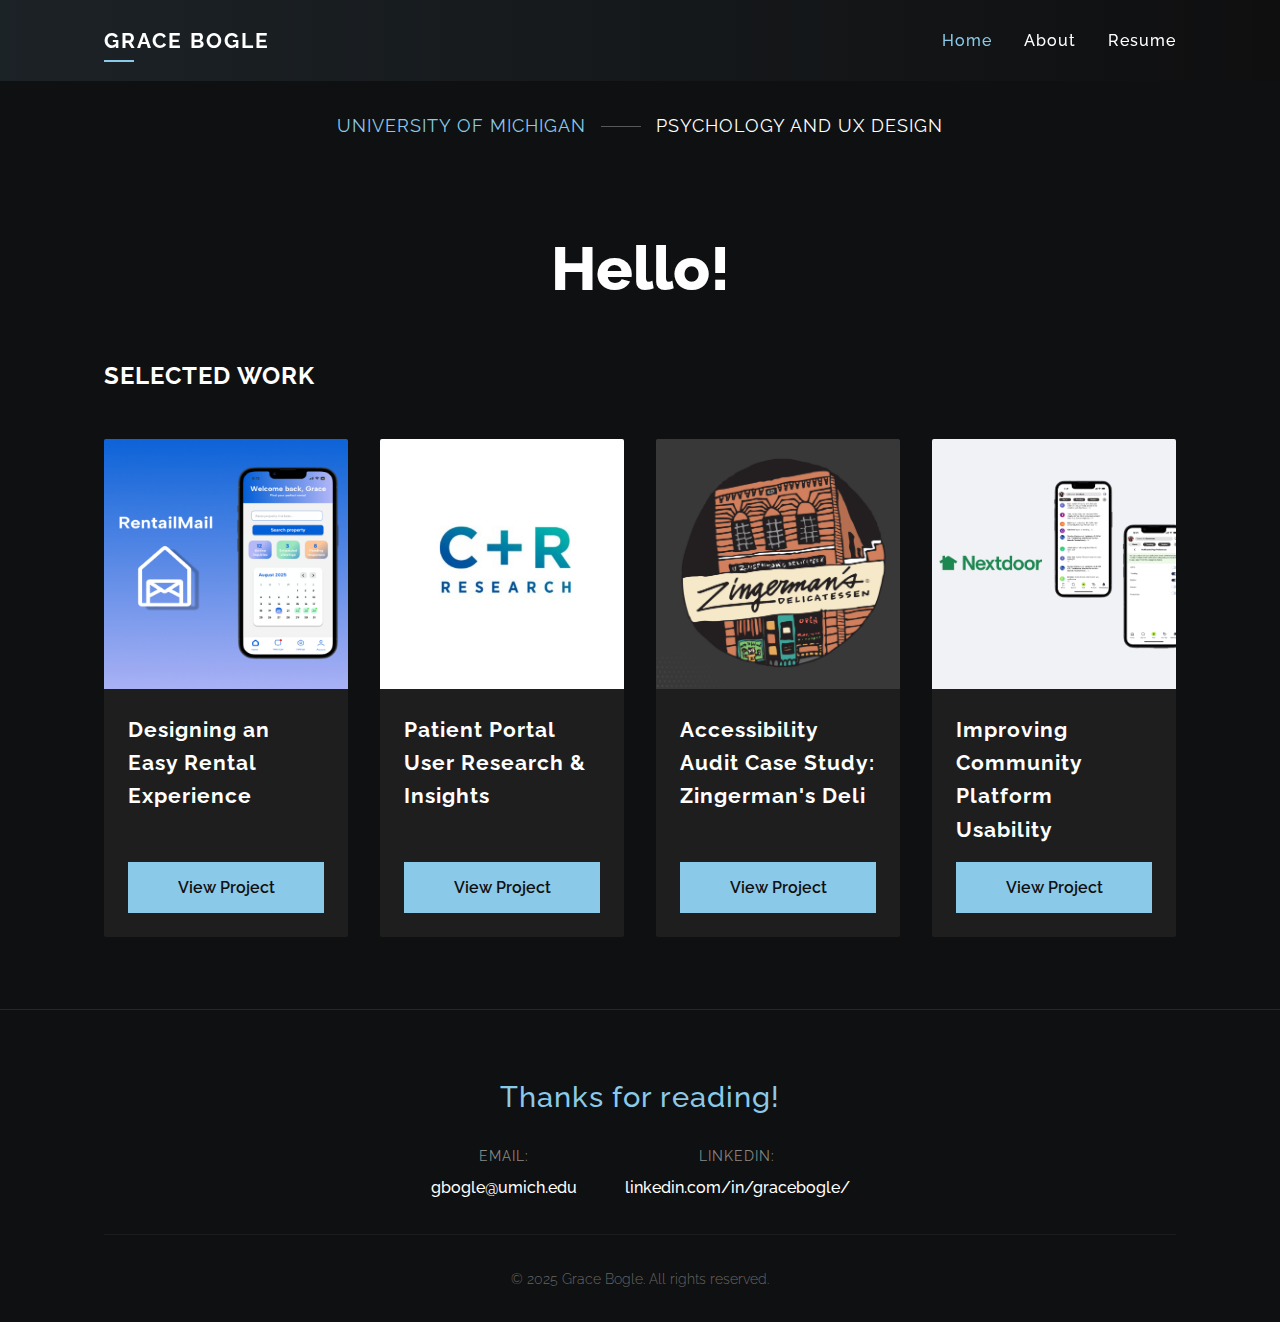
<file: index.html>
<!DOCTYPE html>
<html lang="en">
<head>
    <meta charset="UTF-8">
    <meta name="viewport" content="width=device-width, initial-scale=1.0">
    <title>Grace Bogle - Portfolio</title>
    <link rel="stylesheet" href="css/styles.css">
    <link rel="preconnect" href="https://fonts.googleapis.com">
    <link rel="preconnect" href="https://fonts.gstatic.com" crossorigin>
    <link href="https://fonts.googleapis.com/css2?family=Playfair+Display:wght@400;700&family=Raleway:wght@300;400;500;700&display=swap" rel="stylesheet">
</head>
<body>
    <a href="#main-content" class="skip-to-main">Skip to main content</a>
    <header>
        <div class="header-bg"></div>
        <div class="container">
            <nav>
                <div class="logo">GRACE BOGLE</div>
                <ul class="nav-links">
                    <li><a href="../index.html"class = "active">Home</a></li>
                    <li><a href="../about.html">About</a></li>
                    <li><a href="../files/Grace.Bogle.2025.Resume.pdf" download aria-label="Download Resume (PDF)">Resume</a></li>
                </ul>
            </nav>
        </div>
    </header>
    
    <main id="main-content" role="main">
        <section class="cover">
            <div class="container">
                <div class="cover-content">
                    <div class="cover-background">
                        <div class="cover-shape"></div>
                    </div>
                    <div class="cover-text-container">
                        <div class="cover-intro">
                            <span class="location-tag">University of Michigan</span>
                            <span class="divider"></span>
                            <span class="vision-tag">Psychology and UX Design</span>
                        </div>
                        <h1 class="cover-title">
                            <span class="line line1">Hello!</span>
                            <span class="line line2">I'm Grace Bogle</span>
                        </h1>
                    </div>
                </div>
            </div>
        </section>

     

        <section id="projects">
            <div class="container">
                <h2 class="section-title">SELECTED WORK</h2>
                <div class="projects-grid">
                    <div class="project-card">
                        <div class="project-img">
                            <img src="aboutimages/rmcover.png" alt="Project 1">
                        </div>
                        <div class="project-content">
                            <h3>Designing an Easy Rental Experience</h3>
                            <a href="projects/rentailmail.html" class="btn" target="_blank">View Project</a>
                        </div>
                    </div>
                  <div class="project-card">
                    <div class="project-img">
                        <img src="aboutimages/crresearch.png" alt="Project 1">
                    </div>

                    <div class="project-content">
                        <h3>Patient Portal User Research & Insights</h3>
                        <a href="projects/medical.html" class="btn" target="_blank">View Project</a>
                        </div>
                    </div>

                    <div class="project-card">
                        <div class="project-img">
                            <img src="aboutimages/zingers.png" alt="Project 3">
                        </div>
                        <div class="project-content">
                            <h3>Accessibility Audit Case Study: Zingerman's Deli</h3>
                            <a href="projects/zingermans.html" class="btn" target="_blank">View Project</a>
                        </div>
                    </div>
                    <div class="project-card">
                        <div class="project-img">
                            <img src="aboutimages/ndcover.png" alt="Project 4">
                        </div>
                        <div class="project-content">
                            <h3>Improving Community Platform Usability</h3>
                            <a href="projects/nextdoor.html" class="btn" target="_blank">View Project</a>
                        </div>
                    </div>
                </div>
            </div>
        </section>
        
      
    </main>

    <footer>
        <div class="container">
            <div class="footer-content">
                <div class="footer-message">
                    <h3>Thanks for reading!</h3>
                </div>
                <div class="footer-contact">
                    <div class="contact-item">
                        <span class="contact-label">Email:</span>
                        <a href="mailto:gbogle@umich.edu" class="contact-link">gbogle@umich.edu</a>
                    </div>
                    <div class="contact-item">
                        <span class="contact-label">LinkedIn:</span>
                        <a href="https://linkedin.com/in/gracebogle/" target="_blank" rel="noopener noreferrer" class="contact-link">linkedin.com/in/gracebogle/</a>
                    </div>
                </div>
            </div>
            <div class="copyright">
                <p>&copy; 2025 Grace Bogle. All rights reserved.</p>
            </div>
        </div>
    </footer>

    <script src="js/script.js"></script>
</body>
</html>
</file>
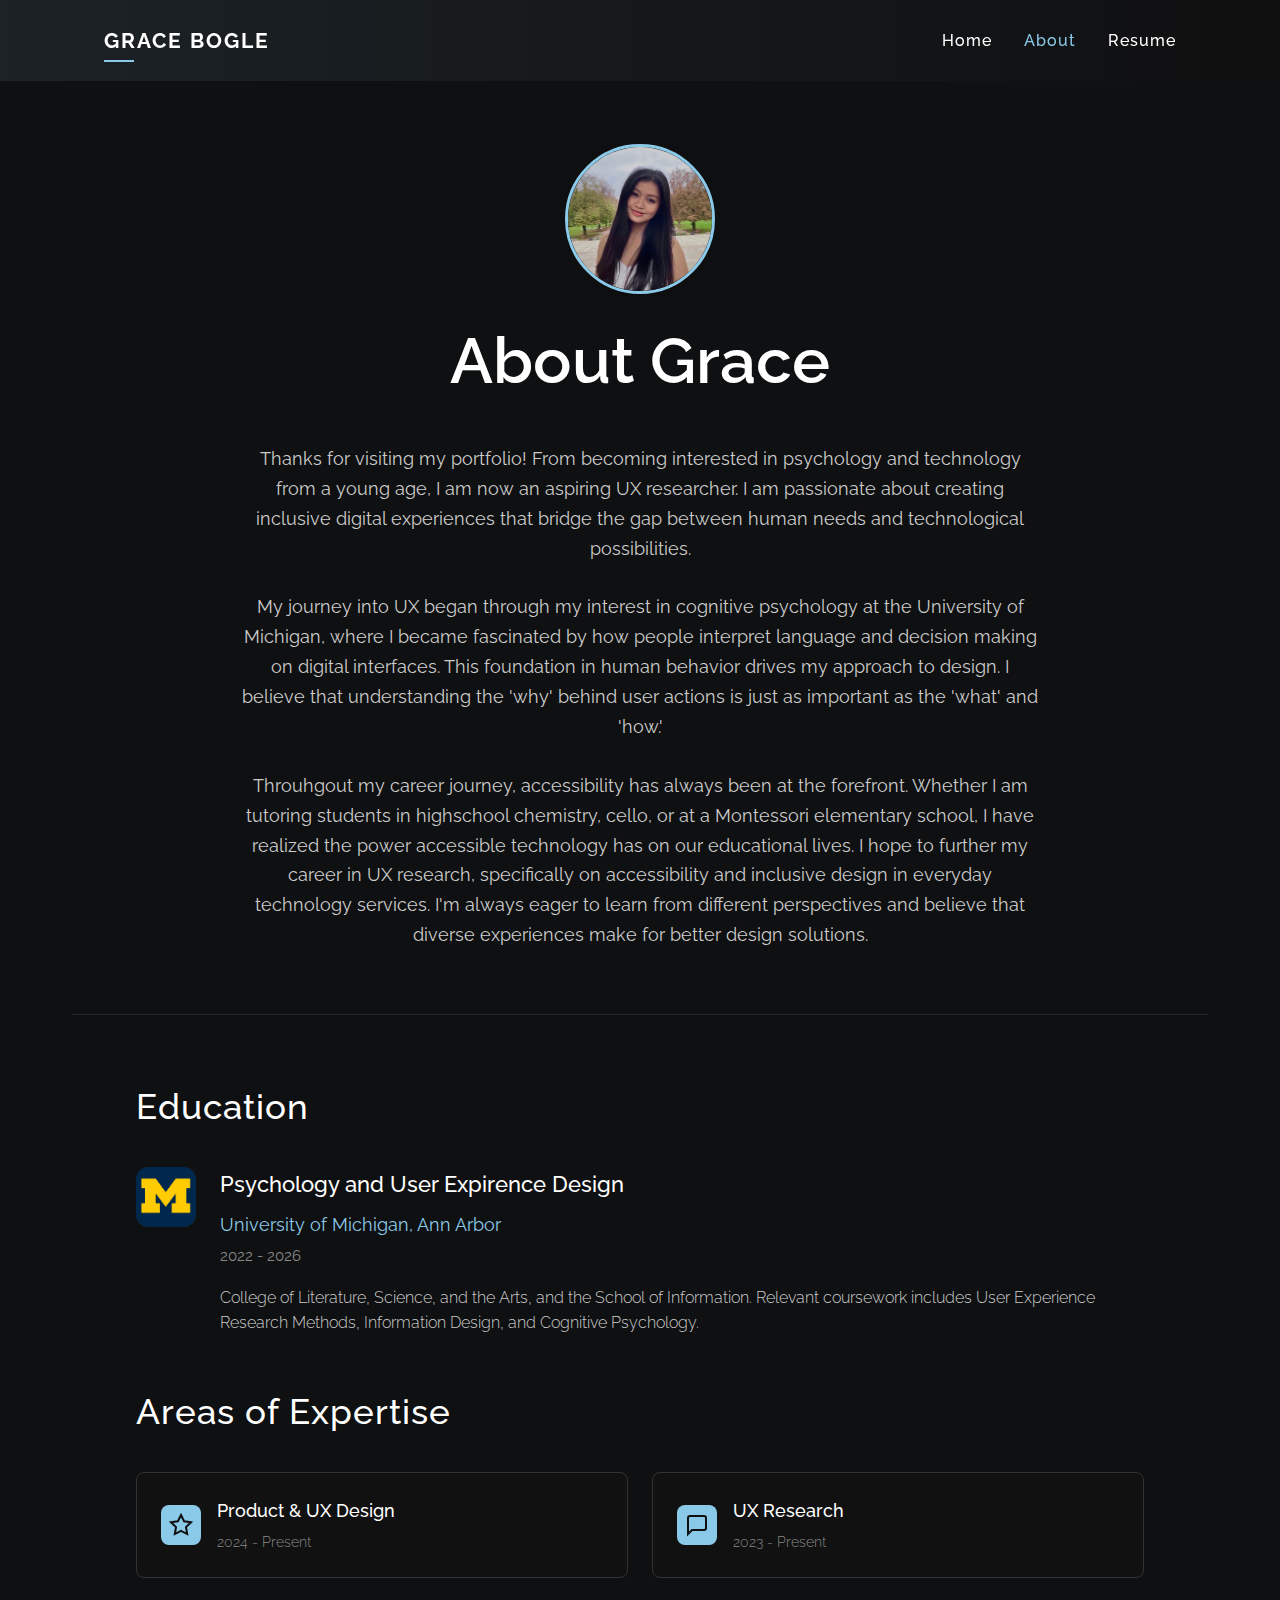
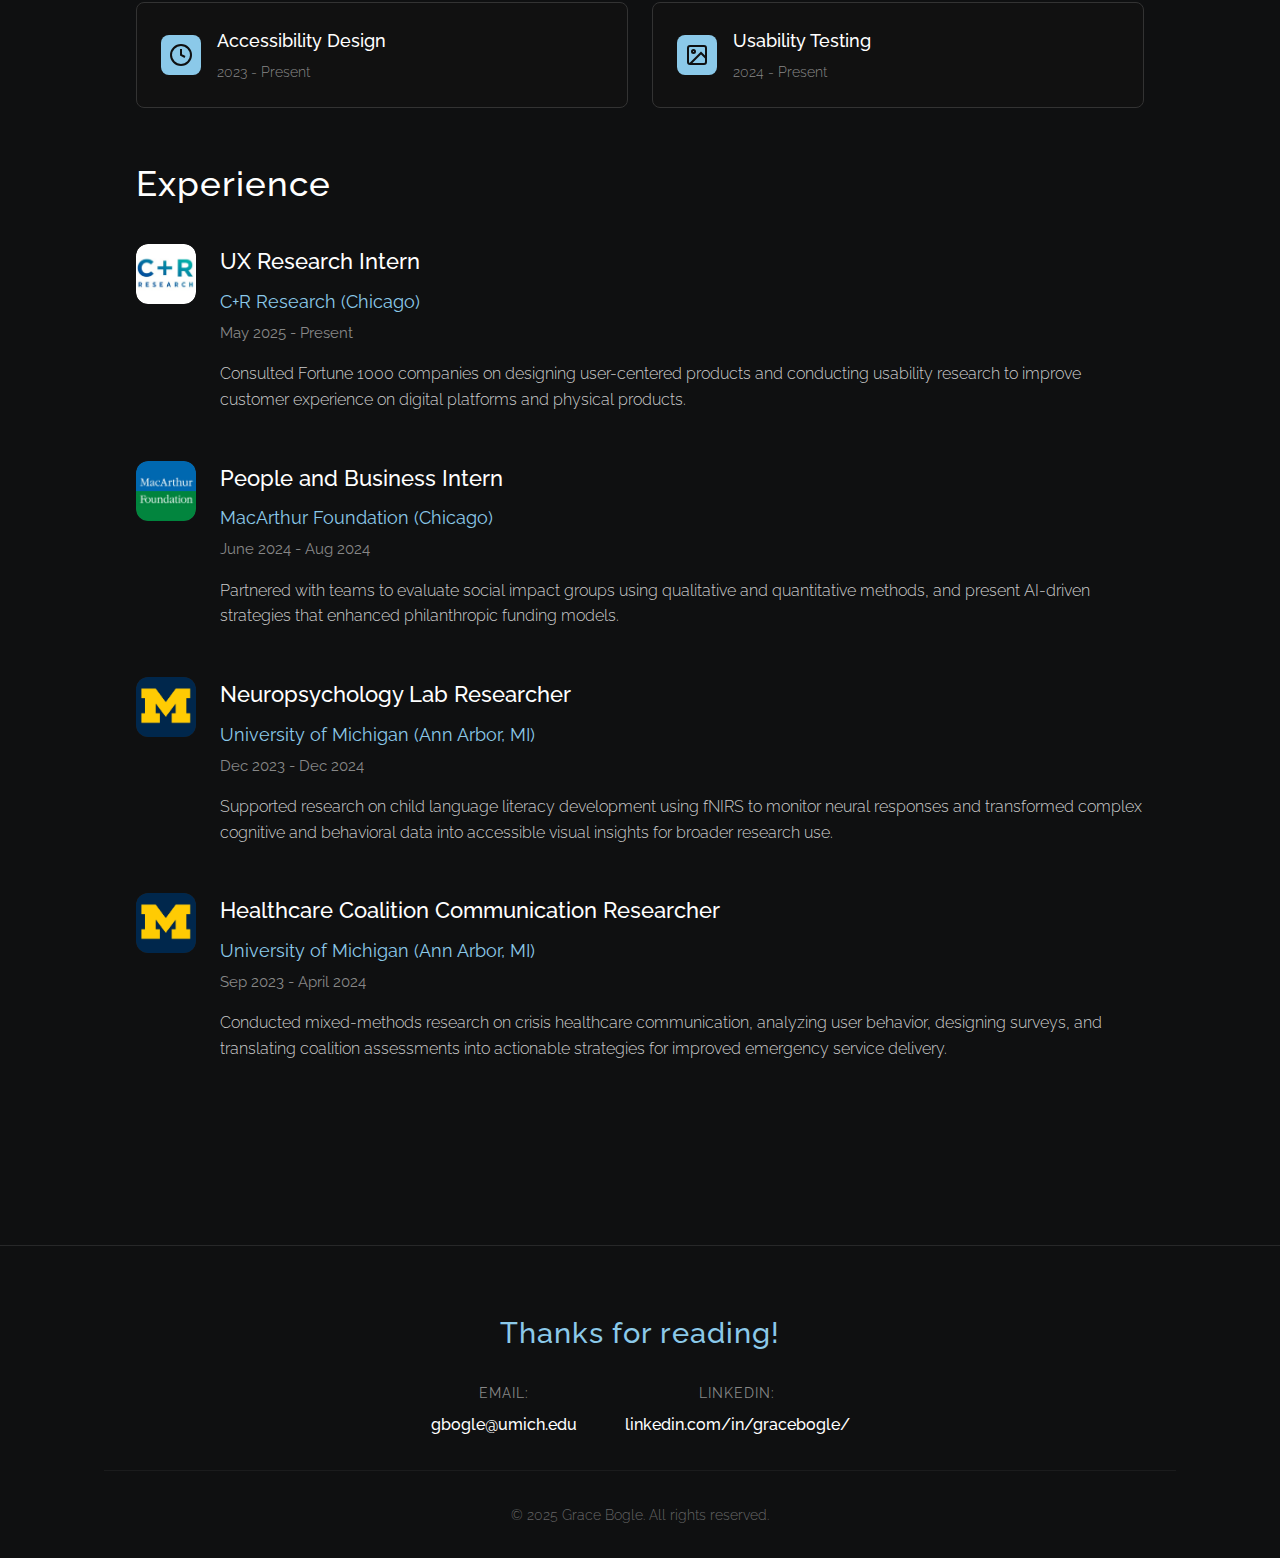
<file: about.html>
<!DOCTYPE html>
<html lang="en">
<head>
  <meta charset="UTF-8" />
  <meta name="viewport" content="width=device-width, initial-scale=1" />
  <title>About - Grace Bogle</title>
  <link rel="stylesheet" href="css/styles.css" />
  <link rel="preconnect" href="https://fonts.googleapis.com" />
  <link rel="preconnect" href="https://fonts.gstatic.com" crossorigin />
  <link href="https://fonts.googleapis.com/css2?family=Playfair+Display:wght@400;700&family=Raleway:wght@300;400;500;700&display=swap" rel="stylesheet" />
  <style>
    /* Override details grid to single column vertical stacking */
    .details-grid {
      display: block !important;
    }
    .detail-section {
      margin-bottom: 3rem;
    }
  </style>
</head>
<body>
  <a href="#main-content" class="skip-to-main">Skip to main content</a>
  <header>
    <div class="header-bg"></div>
    <div class="container">
      <nav>
        <div class="logo">GRACE BOGLE</div>
        <ul class="nav-links">
          <li><a href="index.html">Home</a></li>
          <li><a href="about.html"class = "active">About</a></li>
          <li><a href="files/Grace.Bogle.2025.Resume.pdf" download aria-label="Download Resume (PDF)">Resume</a></li>
        </ul>
      </nav>
    </div>
  </header>

  <main id="main-content" role="main">
    <div class="about-container">
      <section class="about-intro">
        <div class="container"  style="text-align: center;">
            <img src="aboutimages/Grace-Bogle-2024.jpeg" alt="Portrait of Grace Bogle" class="about-photo" />
          <h1>About Grace</h1>
          <div class="intro-content">
            <p class="lead-paragraph">
              Thanks for visiting my portfolio! From becoming interested in psychology and technology from a young age, I am now an aspiring UX researcher. I am passionate about creating inclusive digital experiences that bridge the gap between human needs and technological possibilities.
            </p>
            <p>
              My journey into UX began through my interest in cognitive psychology at the University of Michigan, where I became fascinated by how people  interpret language and decision making on digital interfaces.
              This foundation in human behavior drives my approach to design. I believe that understanding the 'why' behind user actions is just as important as the 'what' and 'how.'
            </p>
            
            <p>
              Throuhgout my career journey, accessibility has always been at the forefront. Whether I am tutoring students in highschool chemistry, cello, or at a Montessori elementary school, I have realized the power accessible technology has on our educational lives. 
              I hope to further my career in UX research, specifically on accessibility and inclusive design in everyday technology services. I'm always eager to learn from different perspectives and believe that diverse experiences make for better design solutions.
            </p>
          </div>
        </div>
      </section>

      <section class="about-details">
        <div class="container">
          
          <!-- Removed the details-grid div to stack vertically -->

          <div class="detail-section">
            <h2>Education</h2>
            <div class="detail-item">
                <div class="detail-icon">
                    <div class="university-icon">
                      <img src="aboutimages/uofm.png" alt="University of Michigan Logo" class="icon-img" />
                    </div>
                  </div>
              <div class="detail-content">
                <h3>Psychology and User Expirence Design</h3>
                <p class="institution">University of Michigan, Ann Arbor</p>
                <p class="duration">2022 - 2026</p>
                <p class="description">
                  College of Literature, Science, and the Arts, and the School of Information. Relevant coursework includes User Experience Research Methods, Information Design, and Cognitive Psychology.
                </p>
              </div>
            </div>
          </div>

          <div class="detail-section">
            <h2>Areas of Expertise</h2>
            <div class="expertise-grid">
              <div class="expertise-item">
                <div class="expertise-icon">
                  <svg width="24" height="24" viewBox="0 0 24 24" fill="none" stroke="currentColor" stroke-width="2">
                    <path d="M12 2l3.09 6.26L22 9.27l-5 4.87 1.18 6.88L12 17.77l-6.18 3.25L7 14.14 2 9.27l6.91-1.01L12 2z"/>
                  </svg>
                </div>
                <div>
                  <h4>Product & UX Design</h4>
                  <p class="timeframe">2024 - Present</p>
                </div>
              </div>

              <div class="expertise-item">
                <div class="expertise-icon">
                  <svg width="24" height="24" viewBox="0 0 24 24" fill="none" stroke="currentColor" stroke-width="2">
                    <path d="M21 15a2 2 0 0 1-2 2H7l-4 4V5a2 2 0 0 1 2-2h14a2 2 0 0 1 2 2z"/>
                  </svg>
                </div>
                <div>
                  <h4>UX Research</h4>
                  <p class="timeframe">2023 - Present</p>
                </div>
              </div>

              <div class="expertise-item">
                <div class="expertise-icon">
                  <svg width="24" height="24" viewBox="0 0 24 24" fill="none" stroke="currentColor" stroke-width="2">
                    <circle cx="12" cy="12" r="10"/>
                    <path d="M12 6v6l4 2"/>
                  </svg>
                </div>
                <div>
                  <h4>Accessibility Design</h4>
                  <p class="timeframe">2023 - Present</p>
                </div>
              </div>

              <div class="expertise-item">
                <div class="expertise-icon">
                  <svg width="24" height="24" viewBox="0 0 24 24" fill="none" stroke="currentColor" stroke-width="2">
                    <rect x="3" y="3" width="18" height="18" rx="2" ry="2"/>
                    <circle cx="8.5" cy="8.5" r="1.5"/>
                    <path d="M21 15l-5-5L5 21"/>
                  </svg>
                </div>
                <div>
                  <h4>Usability Testing</h4>
                  <p class="timeframe">2024 - Present</p>
                </div>
              </div>
            </div>
          </div>

          <div class="detail-section">
            <h2>Experience</h2>

            <div class="detail-item">
                <div class="detail-icon">
                    <div class="company-logo">
                      <img src="aboutimages/cr.png" alt="JPMorgan Chase Logo" class="icon-img" />
                    </div>
                  </div>
              <div class="detail-content">
                <h3>UX Research Intern</h3>
                <p class="institution">C+R Research (Chicago)</p>
                <p class="duration">May 2025 - Present</p>
                <p class="description">
                 Consulted Fortune 1000 companies on designing user-centered  products and conducting usability research to improve customer experience on digital platforms and physical products.
                </p>
              </div>
            </div>

            <div class="detail-item">
                <div class="detail-icon">
                    <div class="company-logo">
                      <img src="aboutimages/macarthur.png" alt="JPMorgan Chase Logo" class="icon-img" />
                    </div>
                  </div>
              <div class="detail-content">
                <h3>People and Business Intern</h3>
                <p class="institution">MacArthur Foundation (Chicago)</p>
                <p class="duration">June 2024 - Aug 2024</p>
                <p class="description">
                    Partnered with teams to evaluate social impact groups using qualitative and quantitative methods, and present AI-driven strategies that enhanced philanthropic funding models.</p>
              </div>
            </div>

            <div class="detail-item">
                <div class="detail-icon">
                    <div class="company-logo">
                      <img src="aboutimages/uofm.png" alt="JPMorgan Chase Logo" class="icon-img" />
                    </div>
                  </div>
              <div class="detail-content">
                <h3>Neuropsychology Lab Researcher</h3>
                <p class="institution">University of Michigan (Ann Arbor, MI)</p>
                <p class="duration">Dec 2023 - Dec 2024</p>
                <p class="description">
                    Supported research on child language literacy development using fNIRS to monitor neural responses and transformed complex cognitive and behavioral data into accessible visual insights for broader research use.
              </div>
            </div>

            <div class="detail-item">
                <div class="detail-icon">
                    <div class="company-logo">
                      <img src="aboutimages/uofm.png" alt="JPMorgan Chase Logo" class="icon-img" />
                    </div>
                  </div>
              <div class="detail-content">
                <h3>Healthcare Coalition Communication Researcher</h3>
                <p class="institution">University of Michigan (Ann Arbor, MI)</p>
                <p class="duration">Sep 2023 - April 2024</p>
                <p class="description"> 
                    
                    Conducted mixed-methods research on crisis healthcare communication, analyzing user behavior, designing surveys, and translating coalition assessments into actionable strategies for improved emergency service delivery.</p>
              
                </div>
            </div>

          



          </div>

        </div>
      </section>
    </div>
  </main>

  <footer>
    <div class="container">
      <div class="footer-content">
        <div class="footer-message">
          <h3>Thanks for reading!</h3>
        </div>
        <div class="footer-contact">
          <div class="contact-item">
            <span class="contact-label">Email:</span>
            <a href="mailto:gbogle@umich.edu" class="contact-link">gbogle@umich.edu</a>
          </div>
          <div class="contact-item">
            <span class="contact-label">LinkedIn:</span>
            <a href="https://linkedin.com/in/gracebogle/" target="_blank" rel="noopener noreferrer" class="contact-link">linkedin.com/in/gracebogle/</a>
          </div>
        </div>
      </div>
      <div class="copyright">
        <p>&copy; 2025 Grace Bogle. All rights reserved.</p>
      </div>
    </div>
  </footer>

  <script src="js/script.js"></script>
</body>
</html>
</file>
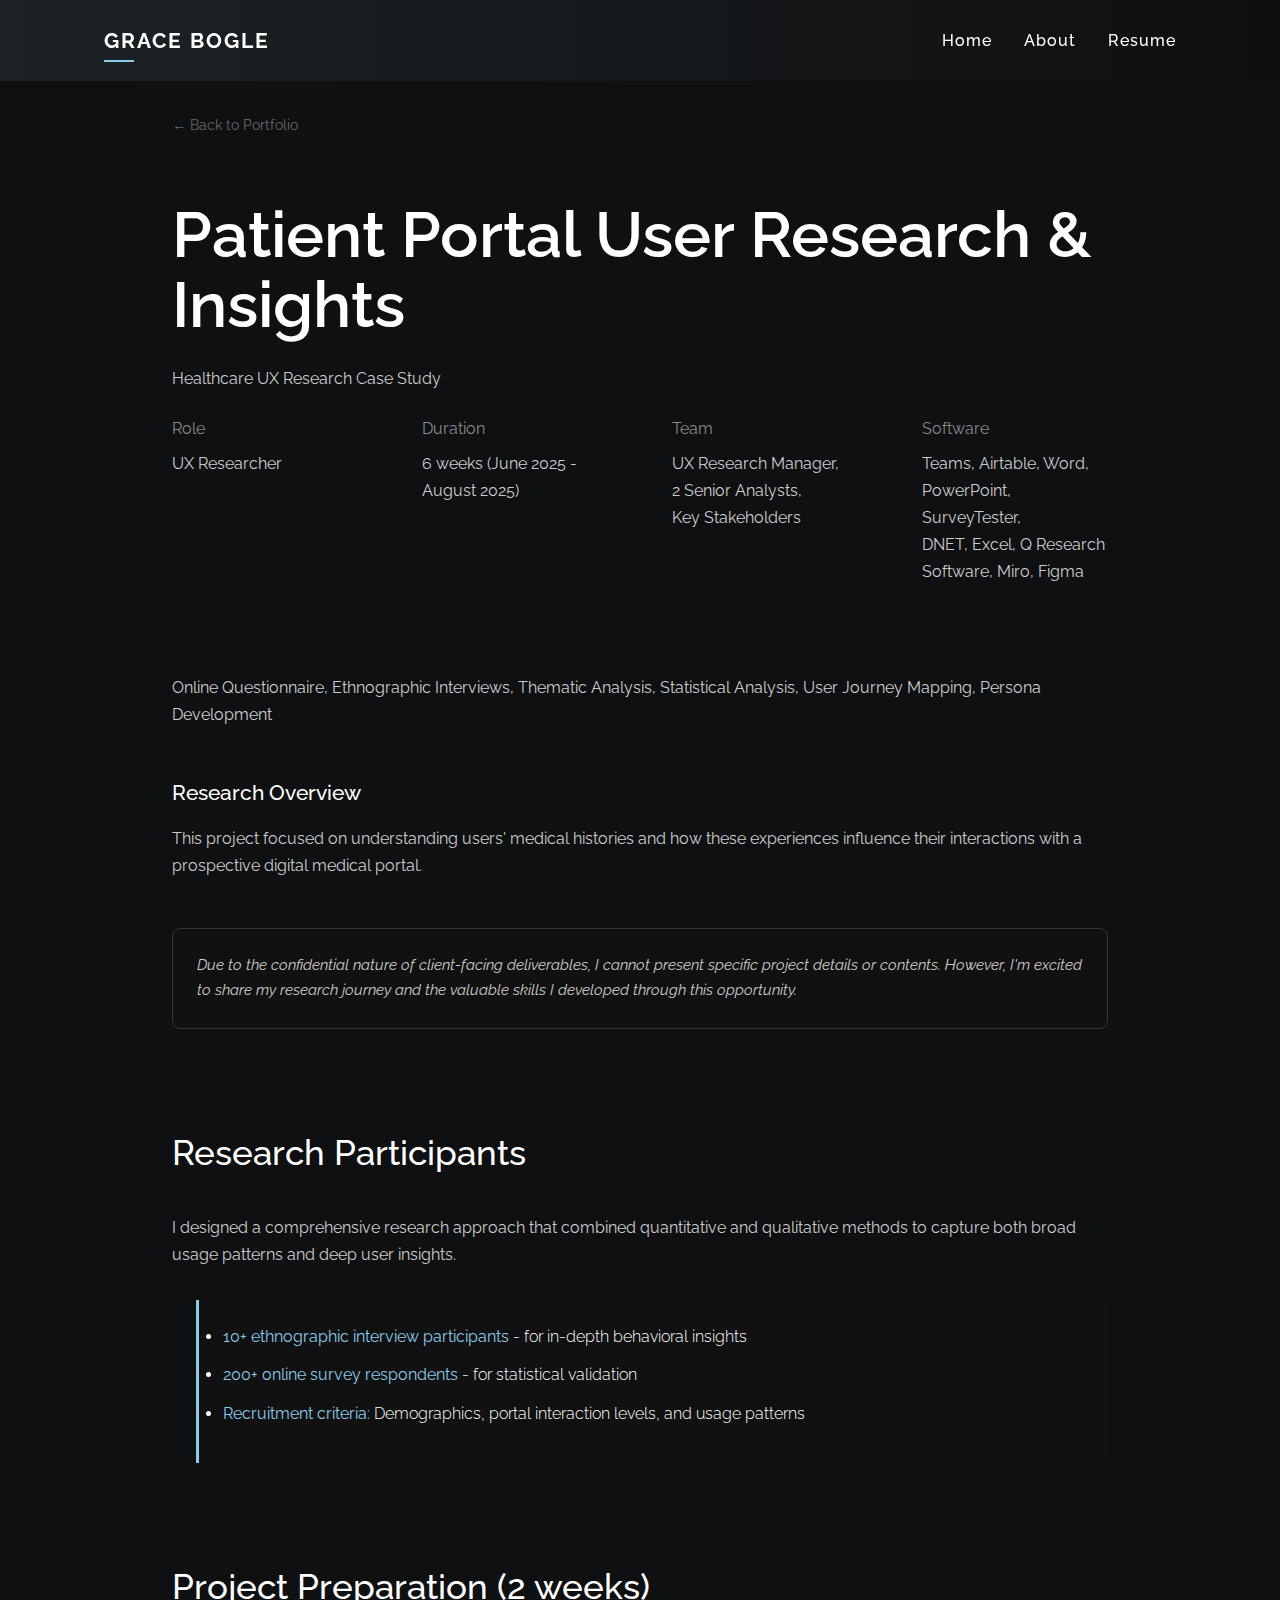
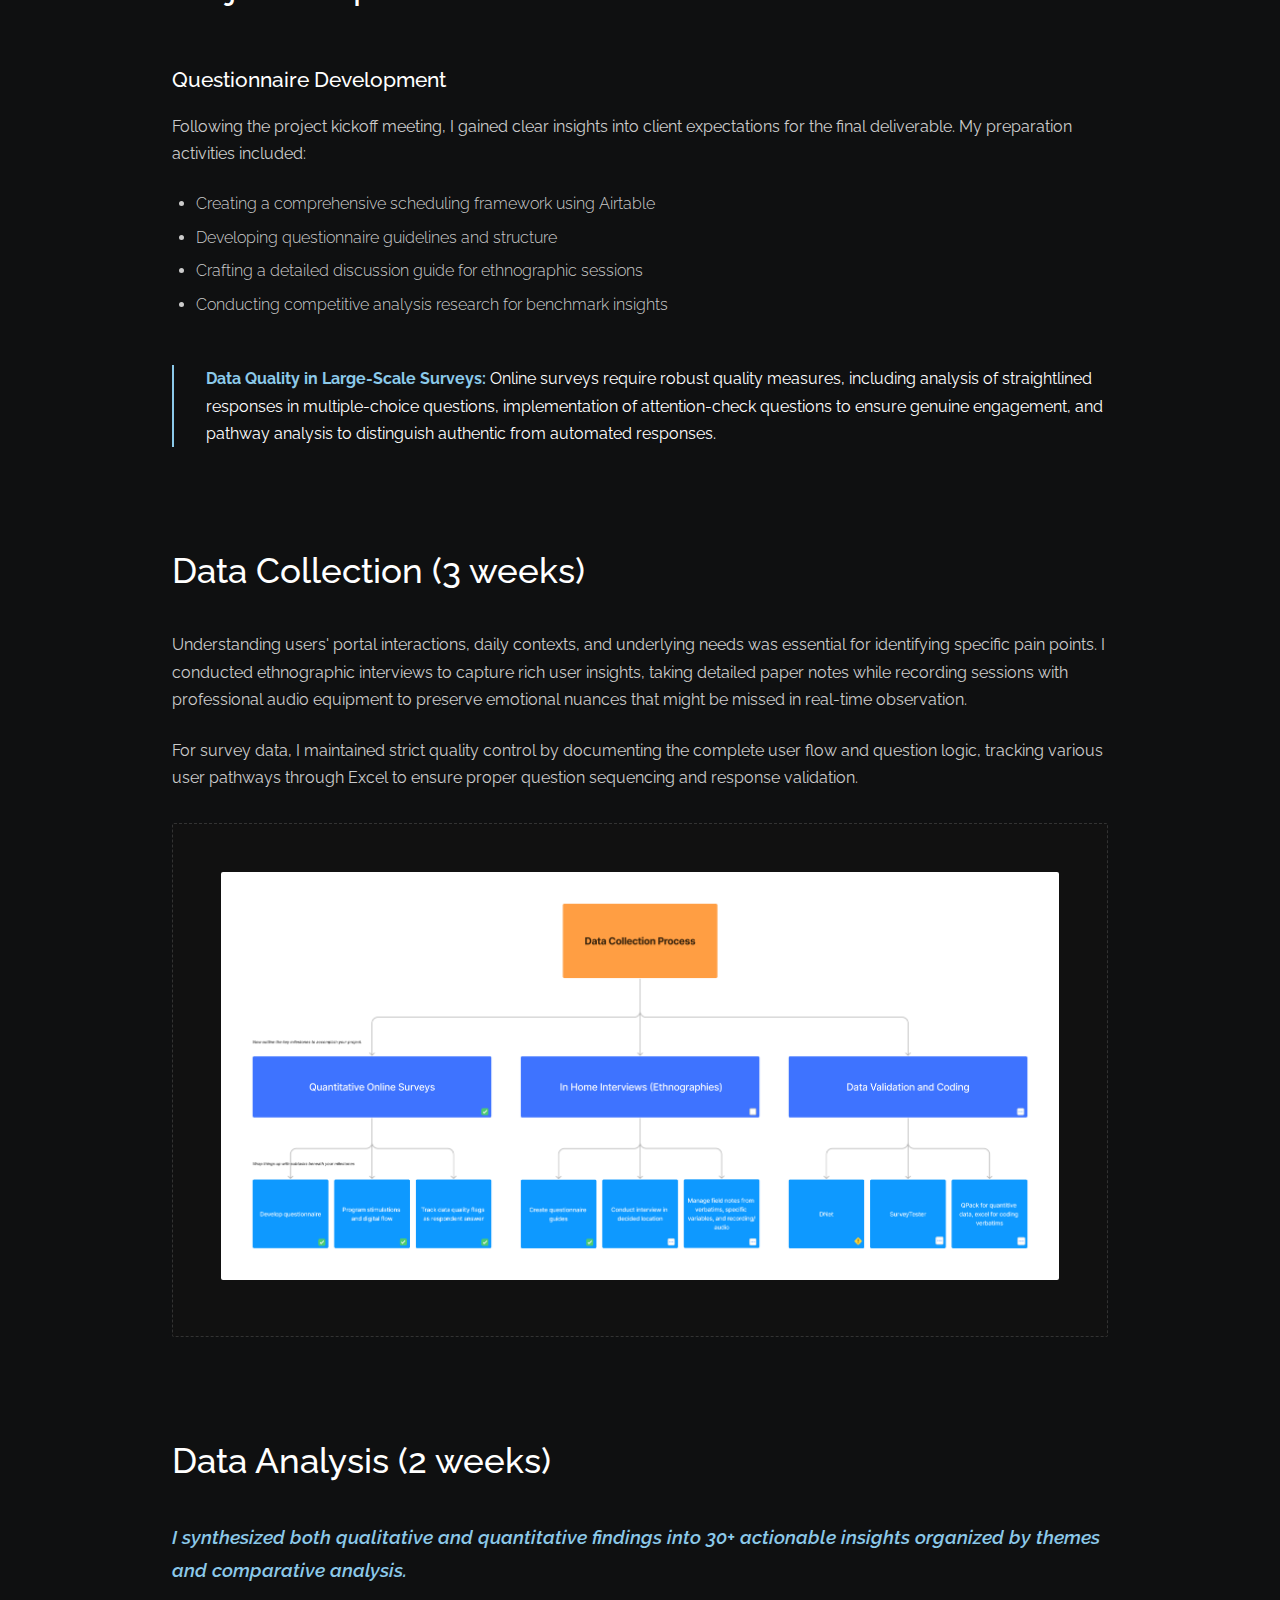
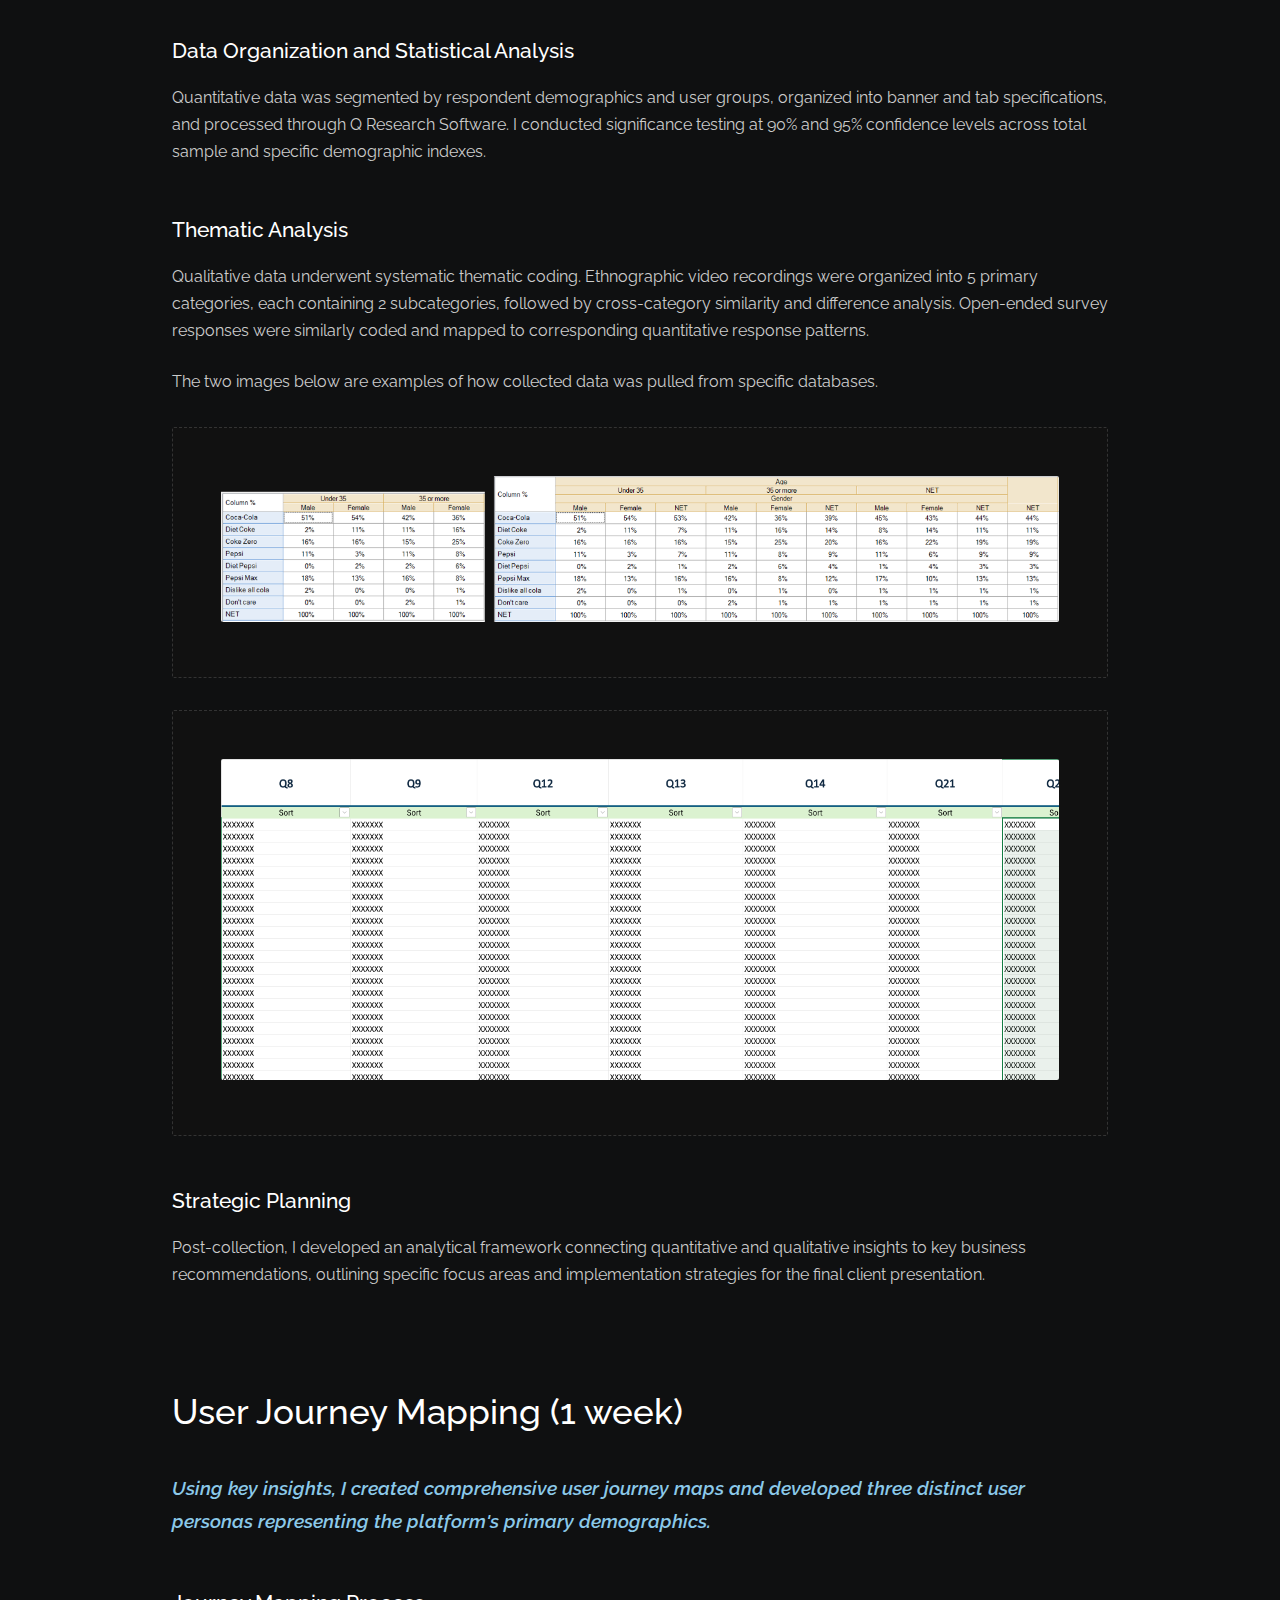
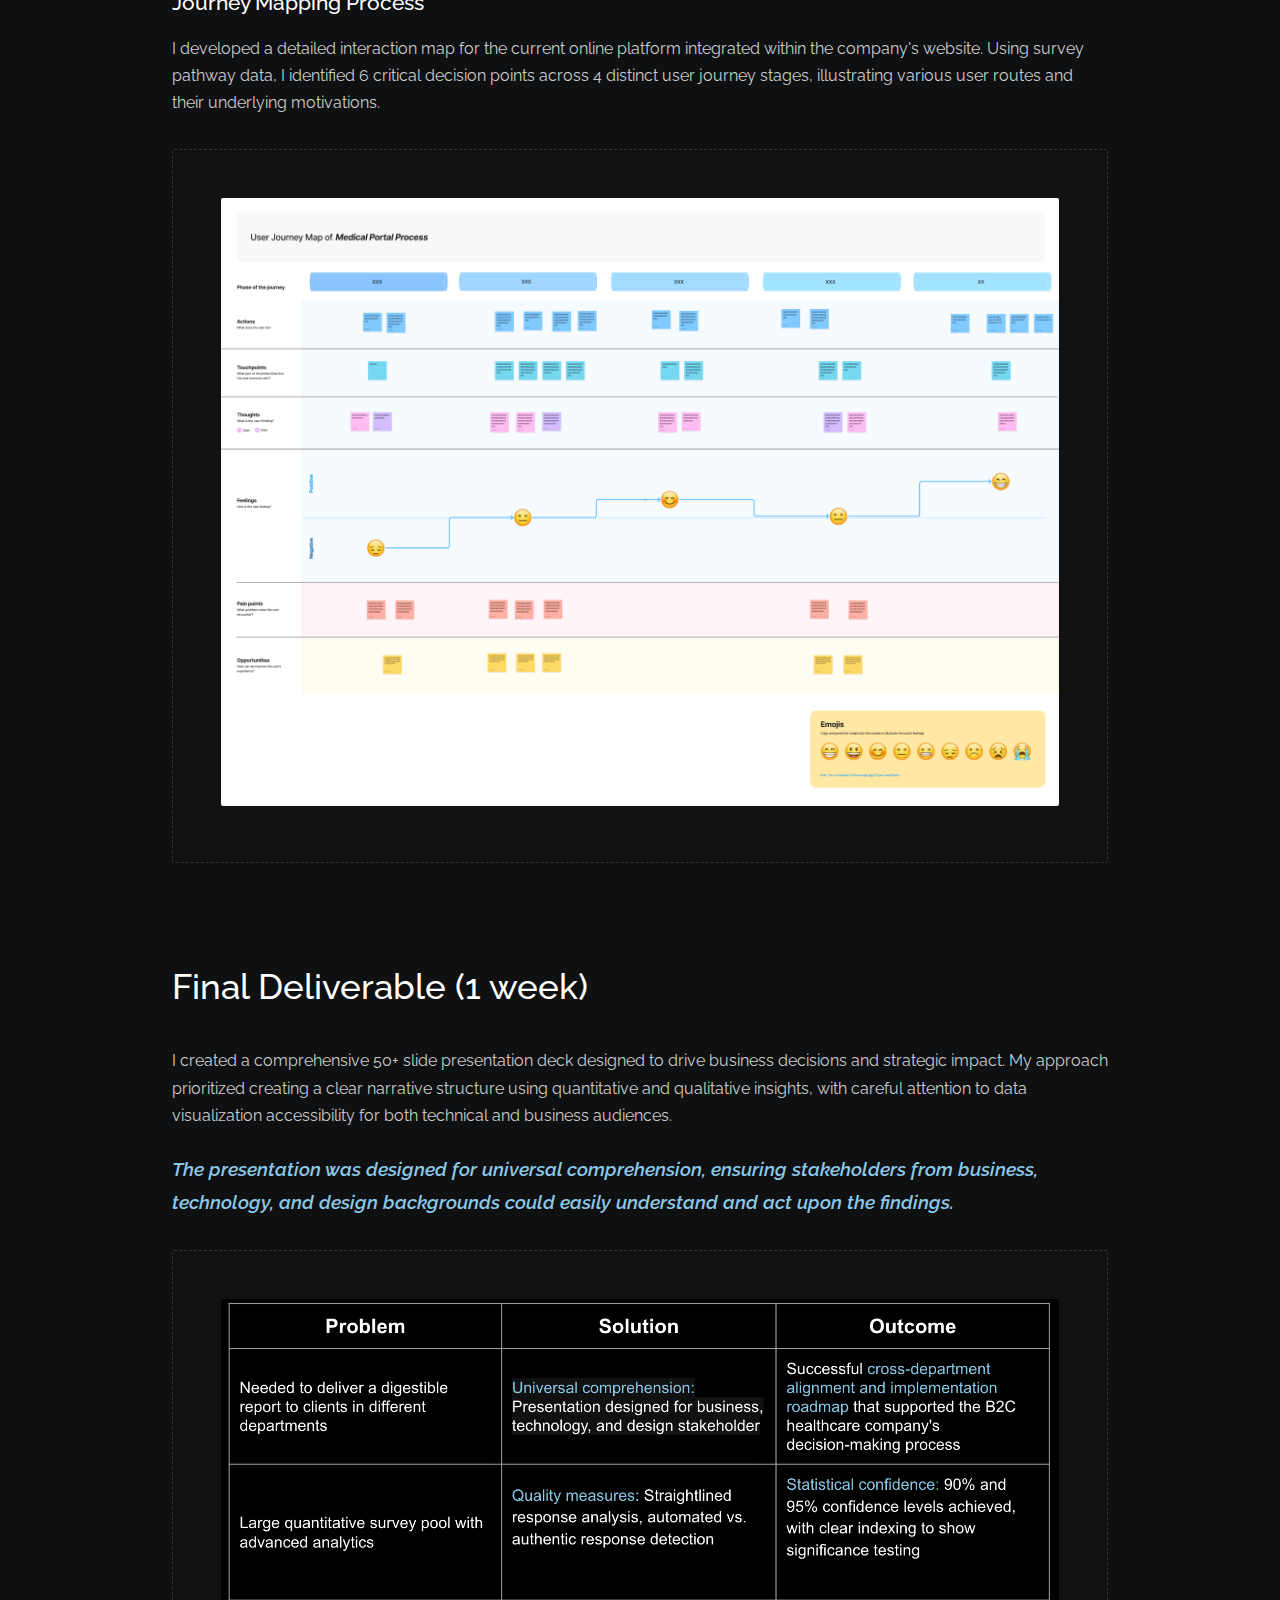
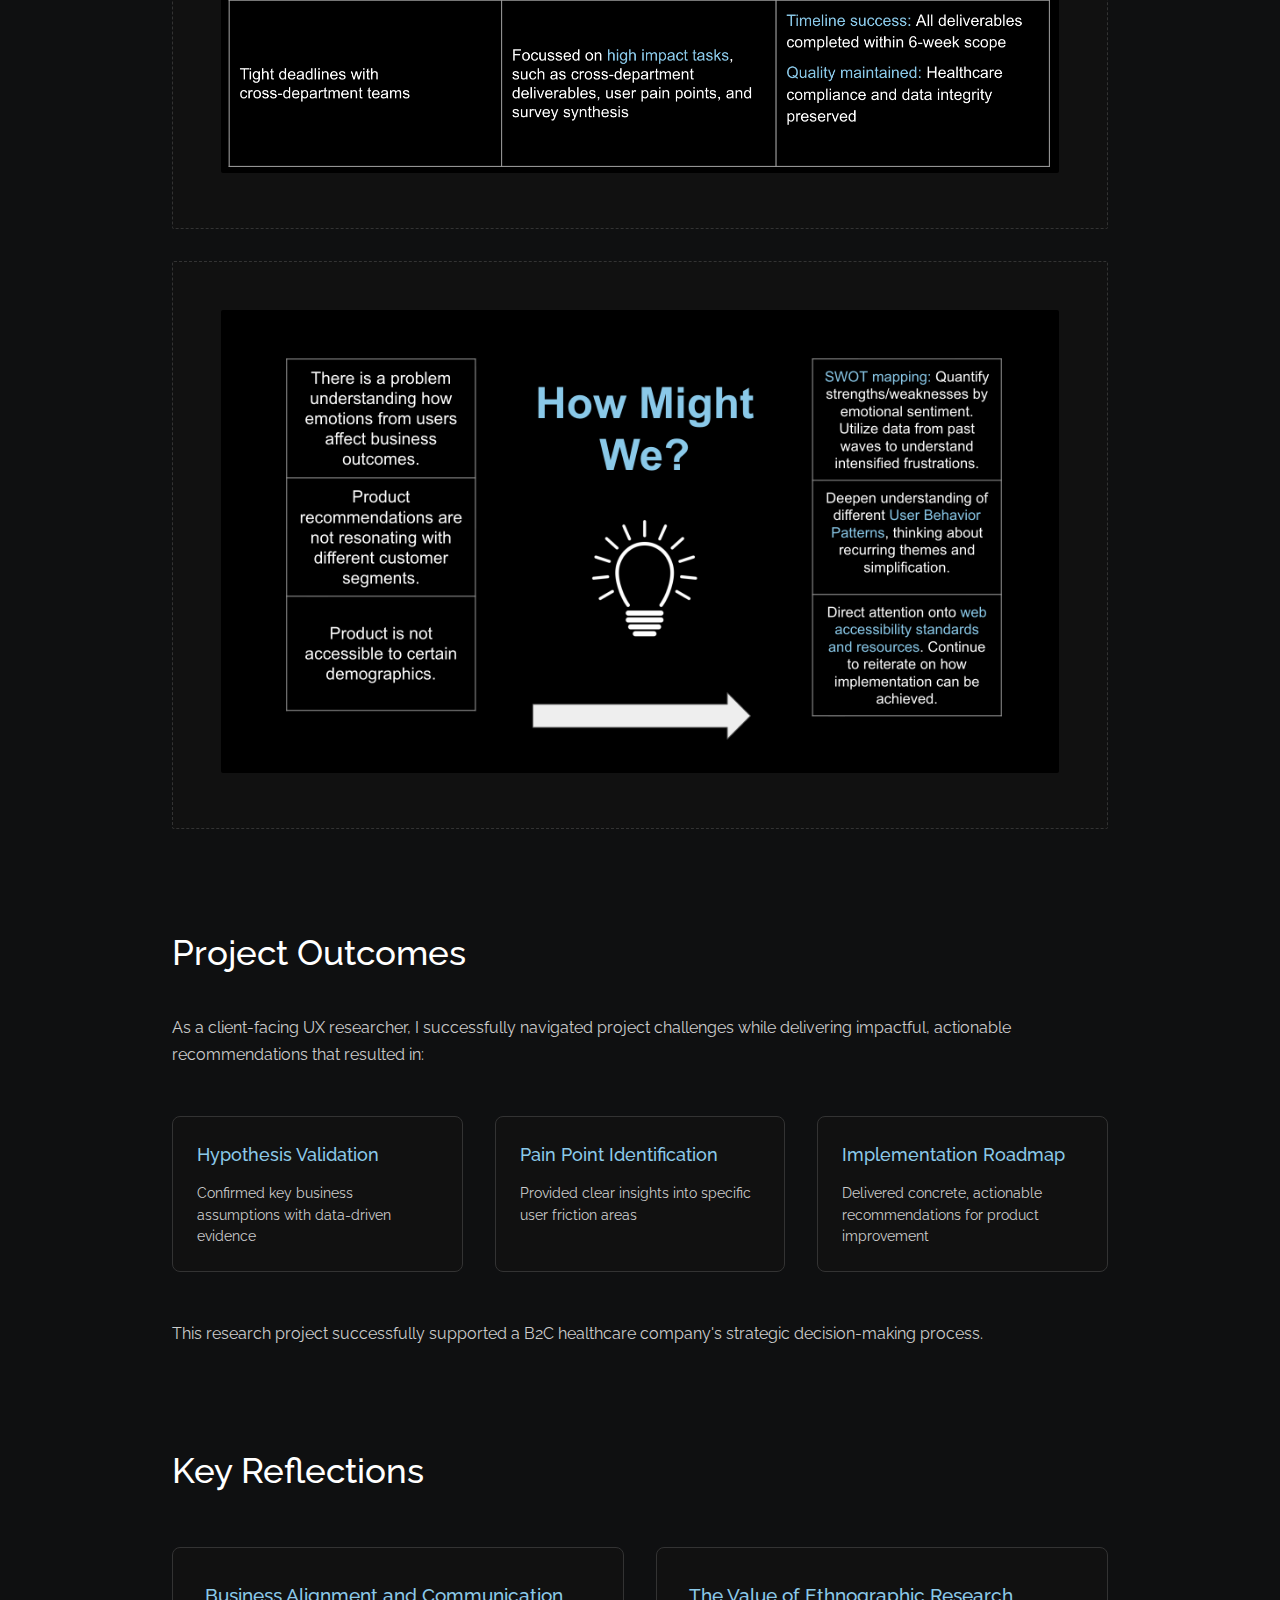
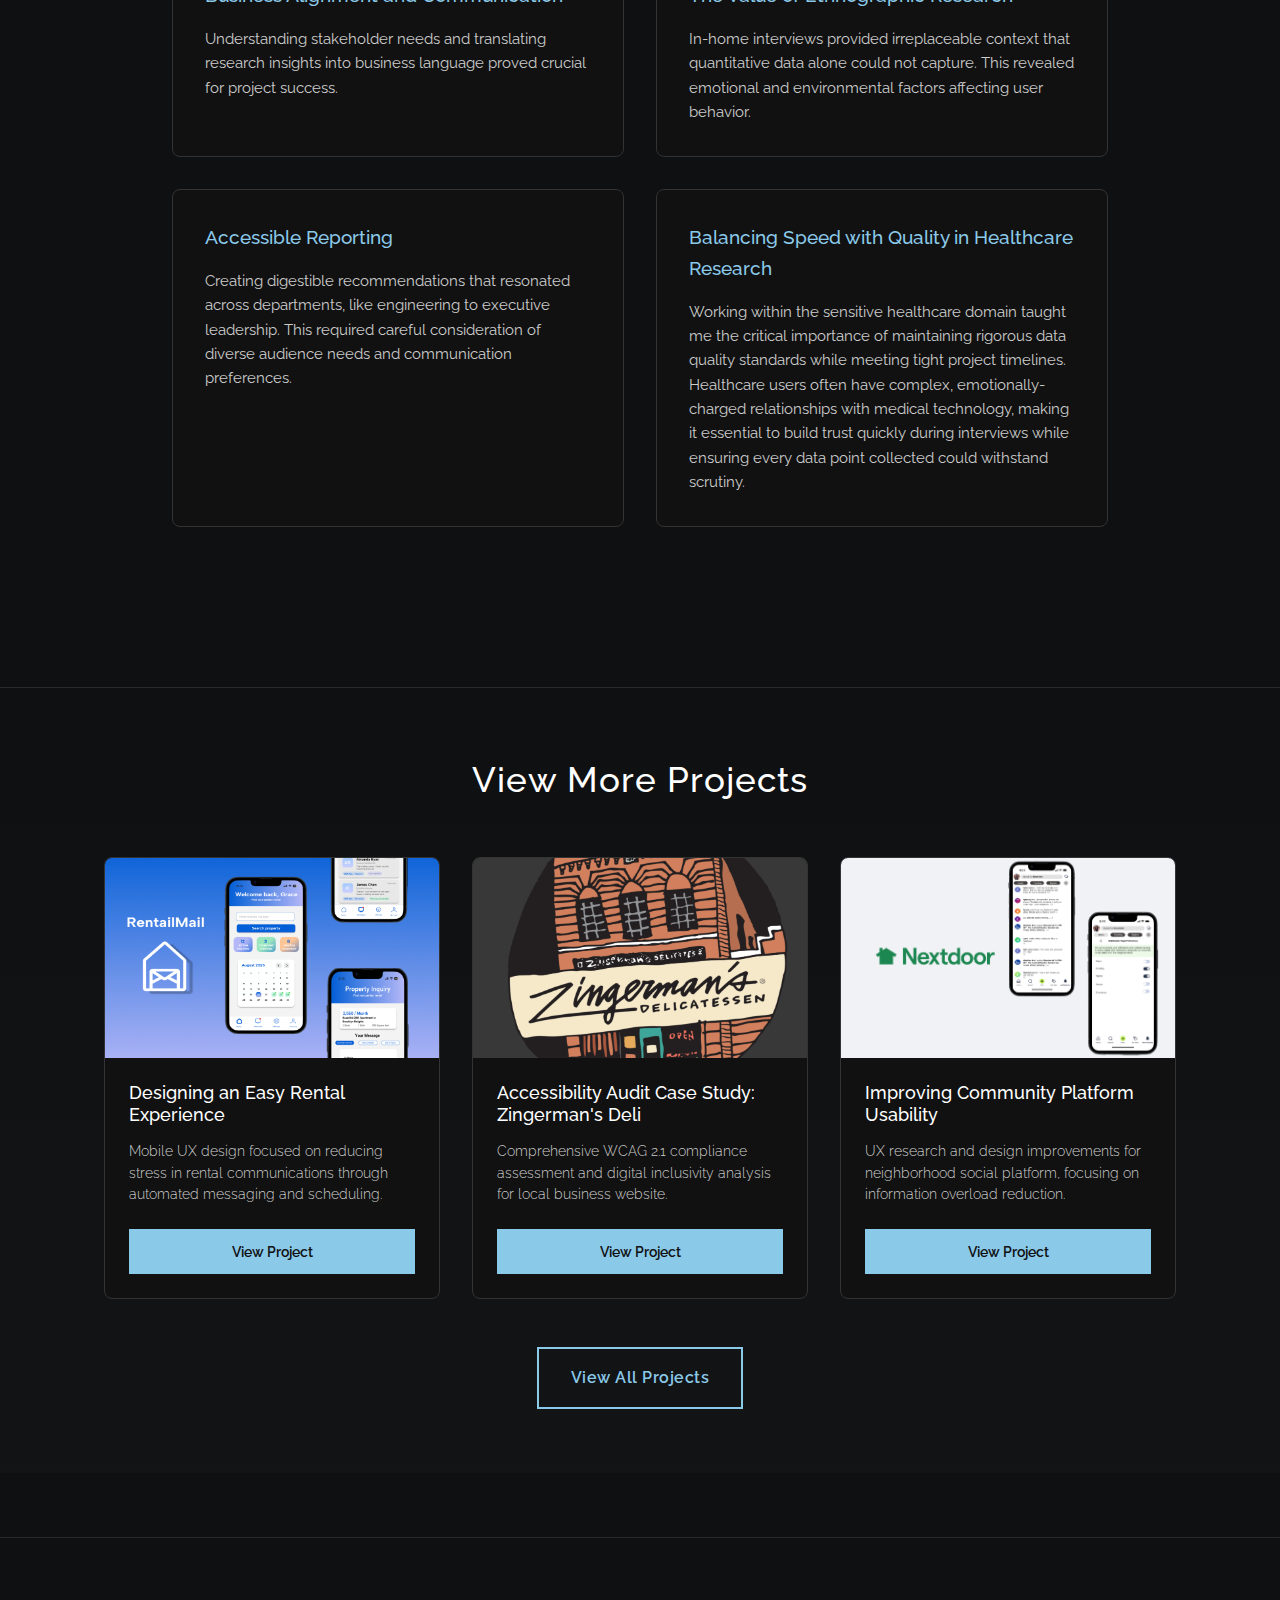
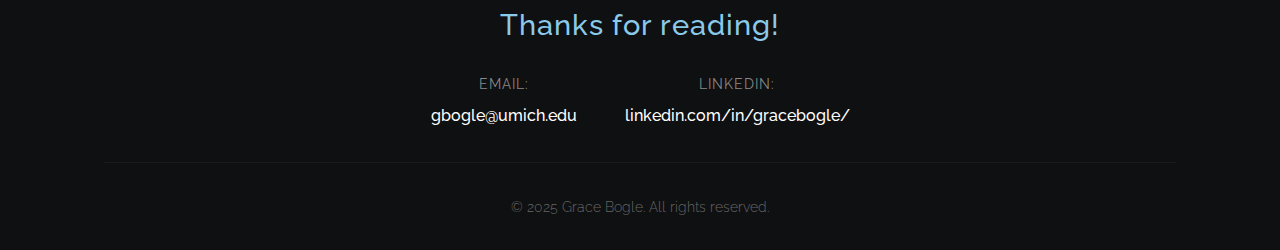
<file: projects/medical.html>
<!DOCTYPE html>
<html lang="en">
<head>
    <meta charset="UTF-8">
    <meta name="viewport" content="width=device-width, initial-scale=1.0">
    <title>Digital Medical Portal UX Research - Grace Bogle</title>
    <link rel="stylesheet" href="../css/styles.css">
    <link rel="preconnect" href="https://fonts.googleapis.com">
    <link rel="preconnect" href="https://fonts.gstatic.com" crossorigin>
    <link href="https://fonts.googleapis.com/css2?family=Playfair+Display:wght@400;700&family=Raleway:wght@300;400;500;700&display=swap" rel="stylesheet">
</head>
<body>
    <a href="#main-content" class="skip-to-main">Skip to main content</a>
    <header>
        <div class="header-bg"></div>
        <div class="container">
            <nav>
                <div class="logo">GRACE BOGLE</div>
                <ul class="nav-links">
                    <li><a href="../index.html">Home</a></li>
                    <li><a href="../about.html">About</a></li>
                    <li><a href="../files/Grace.Bogle.2025.Resume.pdf" download aria-label="Download Resume (PDF)">Resume</a></li>
                </ul>
            </nav>
        </div>
    </header>
    
    <main id="main-content" role="main">
        <div class="case-study-container">
            <a href="../index.html" class="back-link">← Back to Portfolio</a>
            
            <h1>Patient Portal User Research & Insights</h1>
            <p class="subtitle">Healthcare UX Research Case Study</p>
            
            <div class="project-overview">
                <div class="overview-item">
                    <h4>Role</h4>
                    <p>UX Researcher</p>
                </div>
                <div class="overview-item">
                    <h4>Duration</h4>
                    <p>6 weeks (June 2025 -<br>August 2025)</p>
                </div>
                <div class="overview-item">
                    <h4>Team</h4>
                    <p>UX Research Manager,<br>2 Senior Analysts,<br>Key Stakeholders</p>
                </div>
                <div class="overview-item">
                    <h4>Software</h4>
                    <p>Teams, Airtable, Word,<br>PowerPoint, SurveyTester,<br>DNET, Excel, Q Research<br>Software, Miro, Figma</p>
                </div>
            </div>

            <p class="methods">Online Questionnaire, Ethnographic Interviews, Thematic Analysis, Statistical Analysis, User Journey Mapping, Persona Development</p>

            <div class="problem-statement">
                <h3>Research Overview</h3>
                <p>This project focused on understanding users' medical histories and how these experiences influence their interactions with a prospective digital medical portal.</p>
            </div>

            <div class="confidentiality-notice">
                <p><em>Due to the confidential nature of client-facing deliverables, I cannot present specific project details or contents. However, I'm excited to share my research journey and the valuable skills I developed through this opportunity.</em></p>
            </div>

            <h2>Research Participants</h2>
            <p>I designed a comprehensive research approach that combined quantitative and qualitative methods to capture both broad usage patterns and deep user insights.</p>
            
            <ul class="participant-list">
                <li><strong>10+ ethnographic interview participants</strong> - for in-depth behavioral insights</li>
                <li><strong>200+ online survey respondents</strong> - for statistical validation</li>
                <li><strong>Recruitment criteria:</strong> Demographics, portal interaction levels, and usage patterns</li>
            </ul>
            

            <h2>Project Preparation (2 weeks)</h2>
            
            <h3>Questionnaire Development</h3>
            <p>Following the project kickoff meeting, I gained clear insights into client expectations for the final deliverable. My preparation activities included:</p>
            
            <ul>
                <li>Creating a comprehensive scheduling framework using Airtable</li>
                <li>Developing questionnaire guidelines and structure</li>
                <li>Crafting a detailed discussion guide for ethnographic sessions</li>
                <li>Conducting competitive analysis research for benchmark insights</li>
            </ul>
            
            <div class="insight-box">
                <p><strong>Data Quality in Large-Scale Surveys:</strong> Online surveys require robust quality measures, including analysis of straightlined responses in multiple-choice questions, implementation of attention-check questions to ensure genuine engagement, and pathway analysis to distinguish authentic from automated responses.</p>
            </div>

            <h2>Data Collection (3 weeks)</h2>
            <p>Understanding users' portal interactions, daily contexts, and underlying needs was essential for identifying specific pain points. I conducted ethnographic interviews to capture rich user insights, taking detailed paper notes while recording sessions with professional audio equipment to preserve emotional nuances that might be missed in real-time observation.</p>
            
            <p>For survey data, I maintained strict quality control by documenting the complete user flow and question logic, tracking various user pathways through Excel to ensure proper question sequencing and response validation.</p>
            
            <div class="image-placeholder">
                <img src="../images/med/workb.jpg" alt="Design map showing project approach">
            </div>

            <h2>Data Analysis (2 weeks)</h2>
            <p><em class="emphasis">I synthesized both qualitative and quantitative findings into 30+ actionable insights organized by themes and comparative analysis.</em></p>
            
            <h3>Data Organization and Statistical Analysis</h3>
            <p>Quantitative data was segmented by respondent demographics and user groups, organized into banner and tab specifications, and processed through Q Research Software. I conducted significance testing at 90% and 95% confidence levels across total sample and specific demographic indexes.</p>
            
            <h3>Thematic Analysis</h3>
            <p>Qualitative data underwent systematic thematic coding. Ethnographic video recordings were organized into 5 primary categories, each containing 2 subcategories, followed by cross-category similarity and difference analysis. Open-ended survey responses were similarly coded and mapped to corresponding quantitative response patterns.</p>
            <p>The two images below are examples of how collected data was pulled from specific databases. </p>
            <div class="image-placeholder">
                <img src="../images/med/QPack.png" alt="Design map showing project approach">
            </div>
            <div class="image-placeholder">
                <img src="../images/med/verbfile.png" alt="Design map showing project approach">
            </div>
            
            <h3>Strategic Planning</h3>
            <p>Post-collection, I developed an analytical framework connecting quantitative and qualitative insights to key business recommendations, outlining specific focus areas and implementation strategies for the final client presentation.</p>

            <h2>User Journey Mapping (1 week)</h2>
            <p><em class="emphasis">Using key insights, I created comprehensive user journey maps and developed three distinct user personas representing the platform's primary demographics.</em></p>
            
            <h3>Journey Mapping Process</h3>
            <p>I developed a detailed interaction map for the current online platform integrated within the company's website. Using survey pathway data, I identified 6 critical decision points across 4 distinct user journey stages, illustrating various user routes and their underlying motivations.</p>
            
            <div class="image-placeholder">
                <img src="../images/med/affinityM.png" alt="Design map showing project approach">
            </div>

            <h2>Final Deliverable (1 week)</h2>
            <p>I created a comprehensive 50+ slide presentation deck designed to drive business decisions and strategic impact. My approach prioritized creating a clear narrative structure using quantitative and qualitative insights, with careful attention to data visualization accessibility for both technical and business audiences.</p>
            
            <p><em class="emphasis">The presentation was designed for universal comprehension, ensuring stakeholders from business, technology, and design backgrounds could easily understand and act upon the findings.</em></p>
            
            <div class="image-placeholder">
                <img src="../images/med/problem.png" alt="Design map showing project approach">
            </div>

            <div class="image-placeholder">
                <img src="../images/med/how.png" alt="Design map showing project approach">
            </div>

            <h2>Project Outcomes</h2>
            <p>As a client-facing UX researcher, I successfully navigated project challenges while delivering impactful, actionable recommendations that resulted in:</p>
            
            <div class="outcomes-grid">
                <div class="outcome-item">
                    <h4>Hypothesis Validation</h4>
                    <p>Confirmed key business assumptions with data-driven evidence</p>
                </div>
                <div class="outcome-item">
                    <h4>Pain Point Identification</h4>
                    <p>Provided clear insights into specific user friction areas</p>
                </div>
                <div class="outcome-item">
                    <h4>Implementation Roadmap</h4>
                    <p>Delivered concrete, actionable recommendations for product improvement</p>
                </div>
            </div>
            
            <p>This research project successfully supported a B2C healthcare company's strategic decision-making process.</p>

            <h2>Key Reflections</h2>

            <div class="takeaways-grid">
                <div class="takeaway-card">
                    <h3>Business Alignment and Communication</h3>
                    <p>Understanding stakeholder needs and translating research insights into business language proved crucial for project success.</p>
                </div>
                
                <div class="takeaway-card">
                    <h3>The Value of Ethnographic Research</h3>
                    <p>In-home interviews provided irreplaceable context that quantitative data alone could not capture. This revealed emotional and environmental factors affecting user behavior.</p>
                </div>
                
                <div class="takeaway-card">
                    <h3>Accessible Reporting</h3>
                    <p>Creating digestible recommendations that resonated across departments, like engineering to executive leadership. This required careful consideration of diverse audience needs and communication preferences.</p>
                </div>
                
                <div class="takeaway-card">
                    <h3>Balancing Speed with Quality in Healthcare Research</h3>
                    <p>Working within the sensitive healthcare domain taught me the critical importance of maintaining rigorous data quality standards while meeting tight project timelines. Healthcare users often have complex, emotionally-charged relationships with medical technology, making it essential to build trust quickly during interviews while ensuring every data point collected could withstand scrutiny.</p>
                </div>
            </div>
        </div>

        <!-- Add this section before the closing </main> tag on each case study page -->
<section class="view-more-projects">
    <div class="container">
        <h2>View More Projects</h2>
        <div class="more-projects-grid">
            <!-- Project 1: RentailMail (hide this card on rentailmail.html) -->
            <div class="more-project-card" id="rentailmail-card">
                <div class="more-project-img">
                    <img src="../aboutimages/rmcover2.png" alt="RentailMail Project">
                </div>
                <div class="more-project-content">
                    <h3>Designing an Easy Rental Experience</h3>
                    <p>Mobile UX design focused on reducing stress in rental communications through automated messaging and scheduling.</p>
                    <a href="rentailmail.html" class="btn">View Project</a>
                </div>
            </div>
            
            
            <!-- Project 3: Zingerman's Audit (hide this card on zingermans.html) -->
            <div class="more-project-card" id="zingermans-card">
                <div class="more-project-img">
                    <img src="../aboutimages/zingers.png" alt="Zingerman's Accessibility Audit">
                </div>
                <div class="more-project-content">
                    <h3>Accessibility Audit Case Study: Zingerman's Deli</h3>
                    <p>Comprehensive WCAG 2.1 compliance assessment and digital inclusivity analysis for local business website.</p>
                    <a href="zingermans.html" class="btn">View Project</a>
                </div>
            </div>
            
            <!-- Project 4: Nextdoor (hide this card on nextdoor.html) -->
            <div class="more-project-card" id="nextdoor-card">
                <div class="more-project-img">
                    <img src="../aboutimages/ndcover.png" alt="Nextdoor Community Platform">
                </div>
                <div class="more-project-content">
                    <h3>Improving Community Platform Usability</h3>
                    <p>UX research and design improvements for neighborhood social platform, focusing on information overload reduction.</p>
                    <a href="nextdoor.html" class="btn">View Project</a>
                </div>
            </div>
        </div>
        
        <div class="view-all-projects">
            <a href="../index.html#projects" class="btn-secondary">View All Projects</a>
        </div>
    </div>
</section>

    </main>
    
    <footer>
        <div class="container">
            <div class="footer-content">
                <div class="footer-message">
                    <h3>Thanks for reading!</h3>
                </div>
                <div class="footer-contact">
                    <div class="contact-item">
                        <span class="contact-label">Email:</span>
                        <a href="mailto:gbogle@umich.edu" class="contact-link">gbogle@umich.edu</a>
                    </div>
                    <div class="contact-item">
                        <span class="contact-label">LinkedIn:</span>
                        <a href="https://linkedin.com/in/gracebogle/" target="_blank" rel="noopener noreferrer" class="contact-link">linkedin.com/in/gracebogle/</a>
                    </div>
                </div>
            </div>
            <div class="copyright">
                <p>&copy; 2025 Grace Bogle. All rights reserved.</p>
            </div>
        </div>
    </footer>

    <script src="../js/script.js"></script>
</body>
</html>
</file>
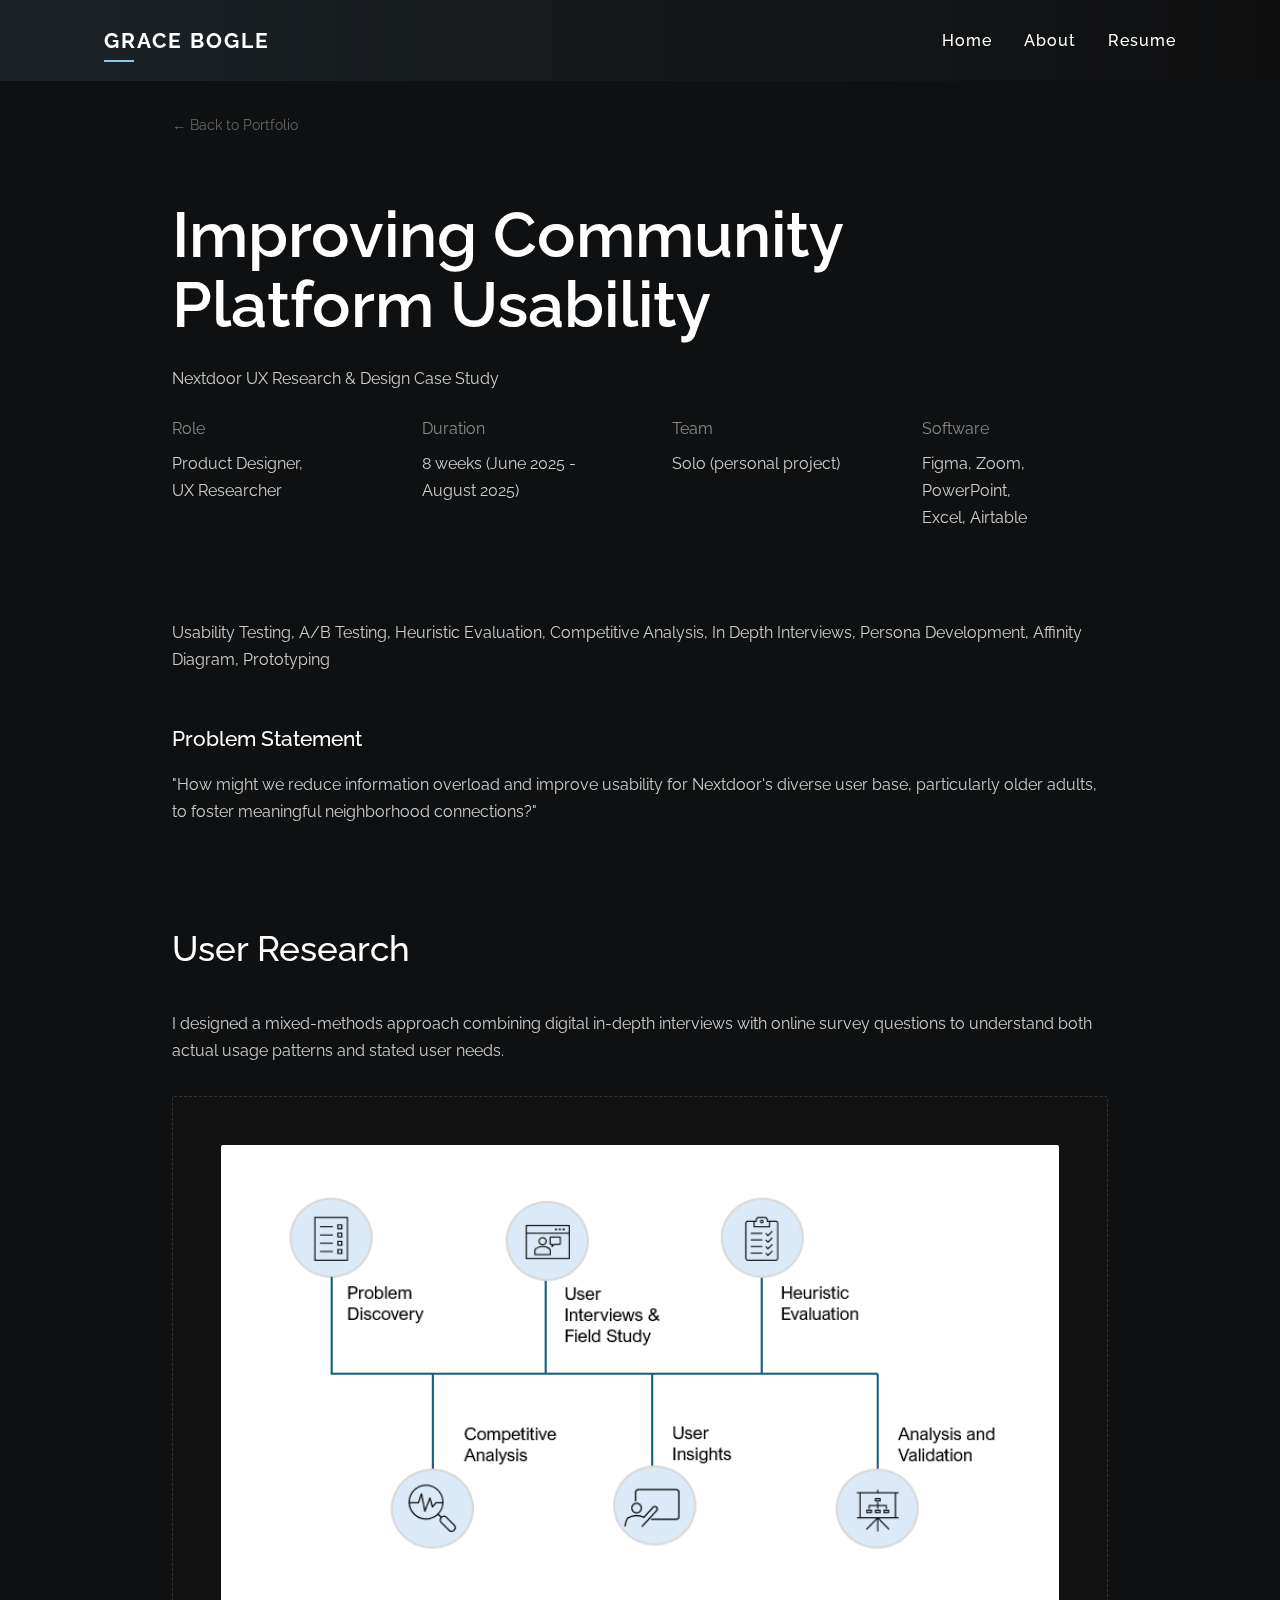
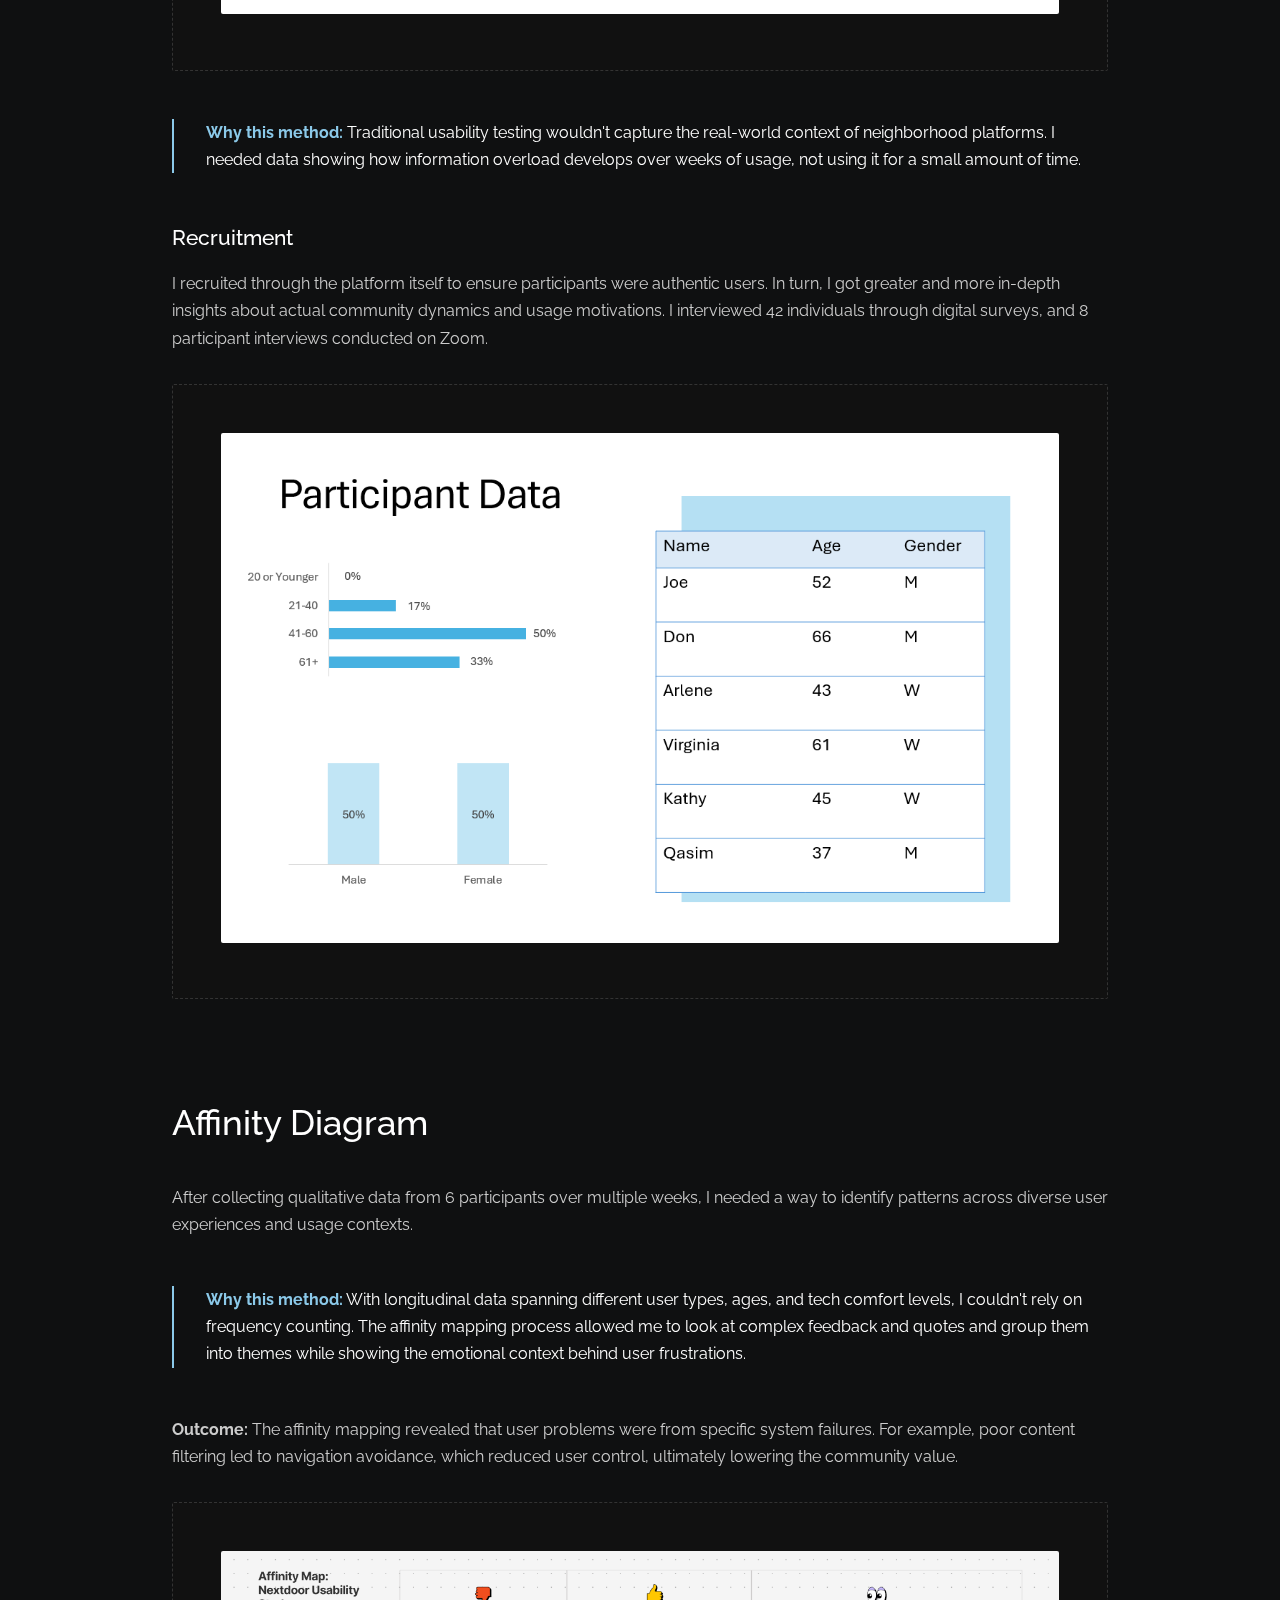
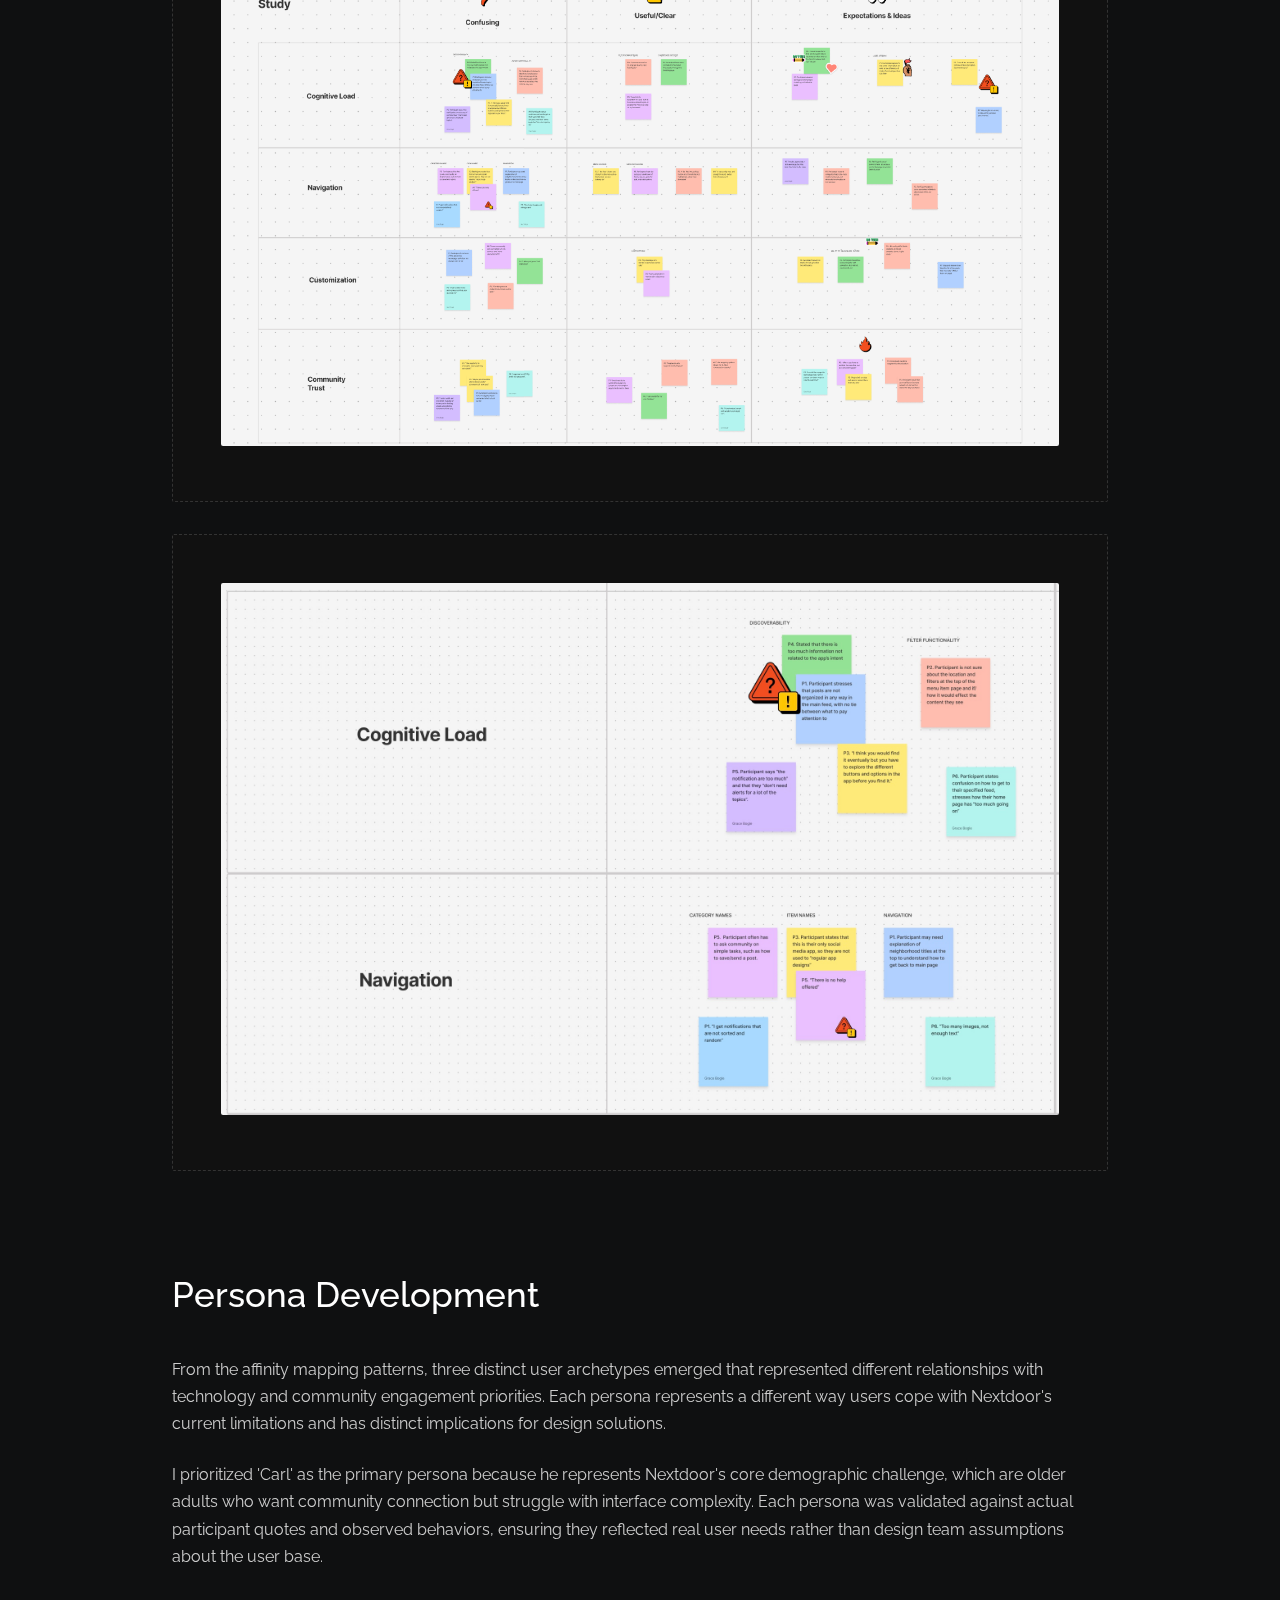
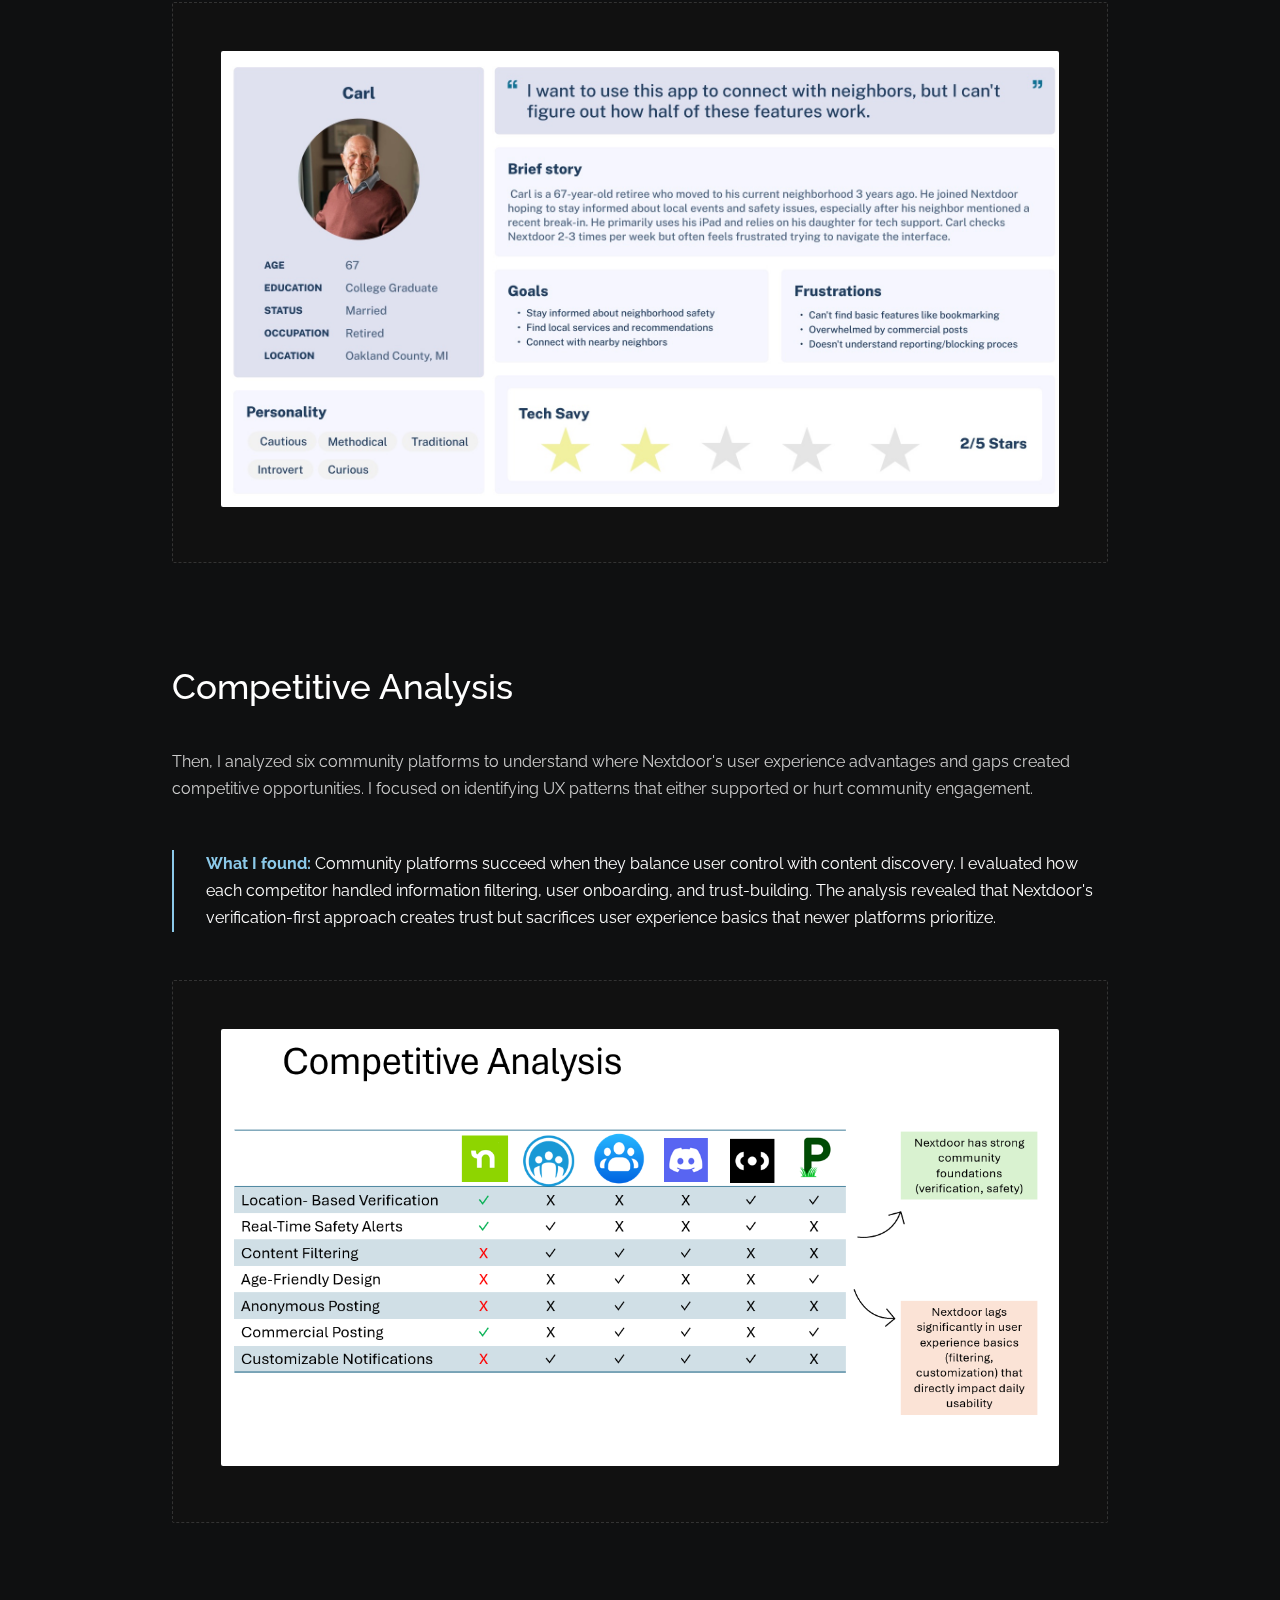
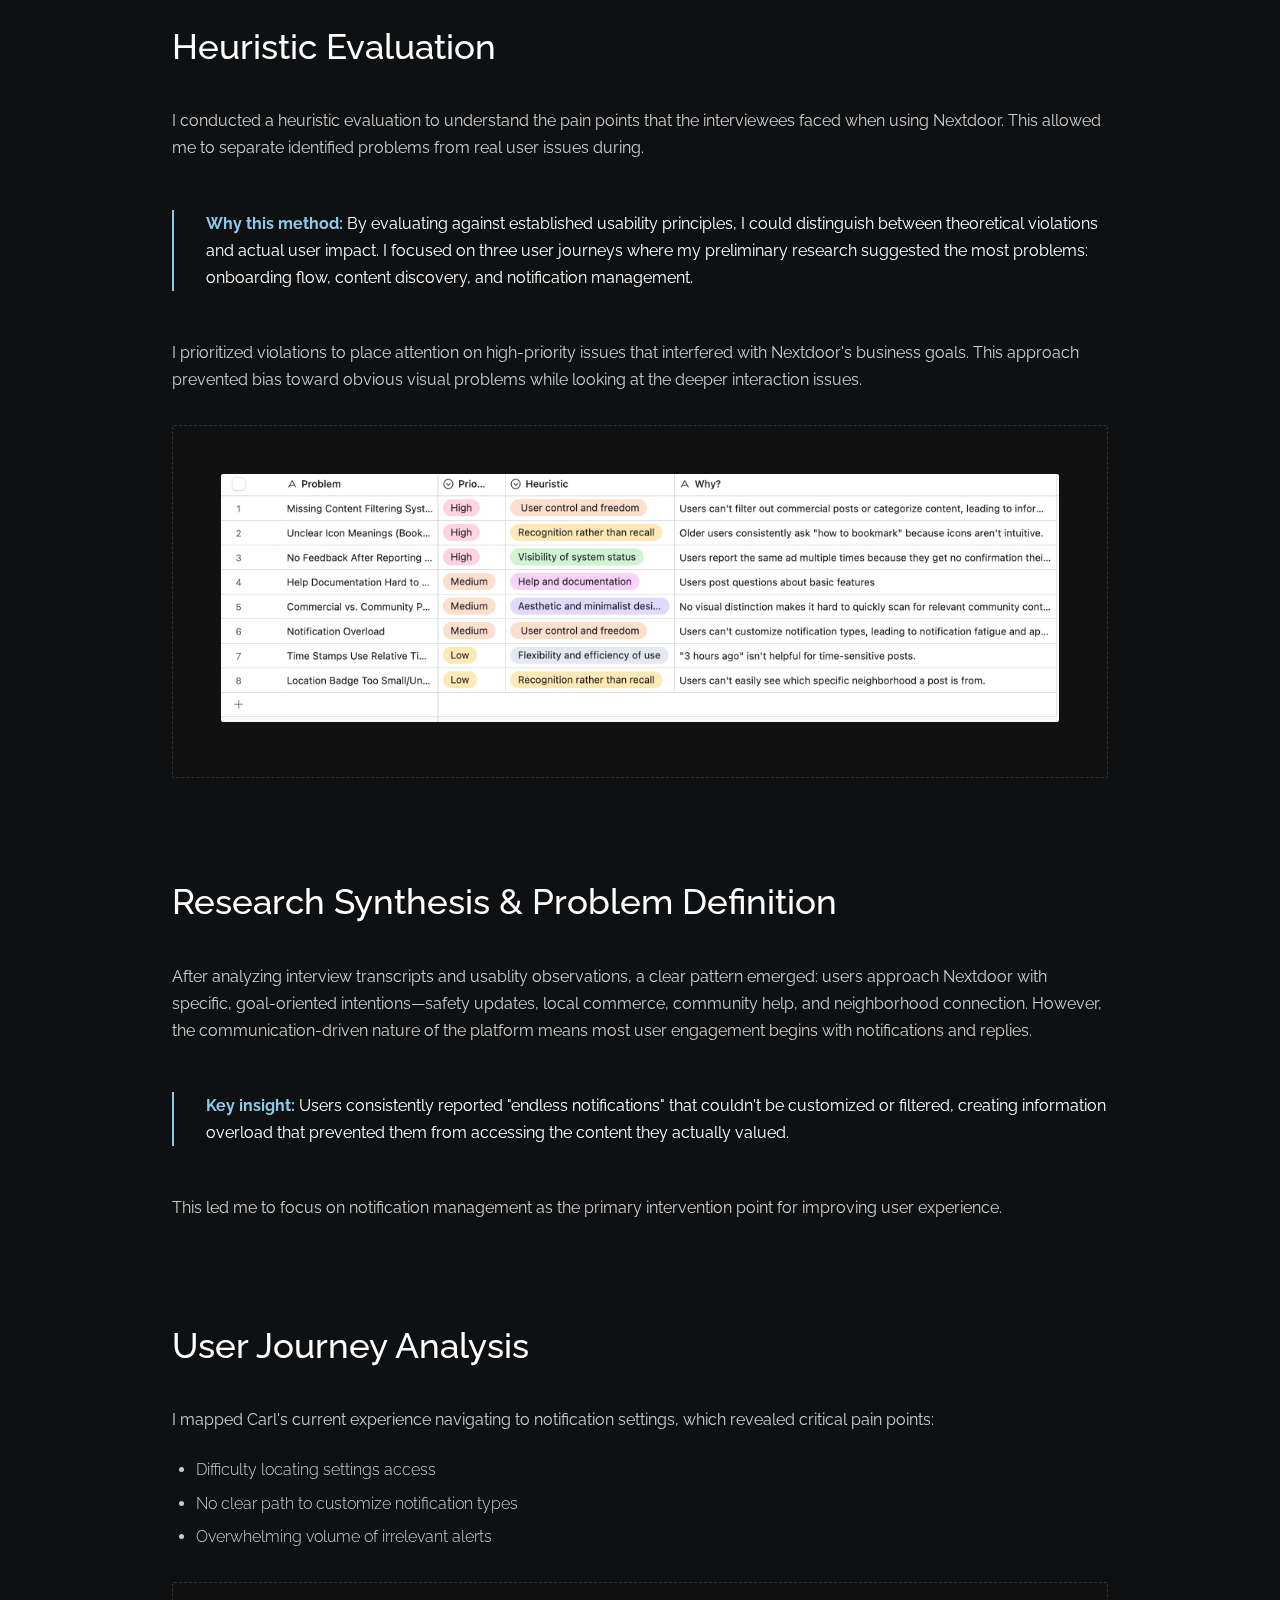
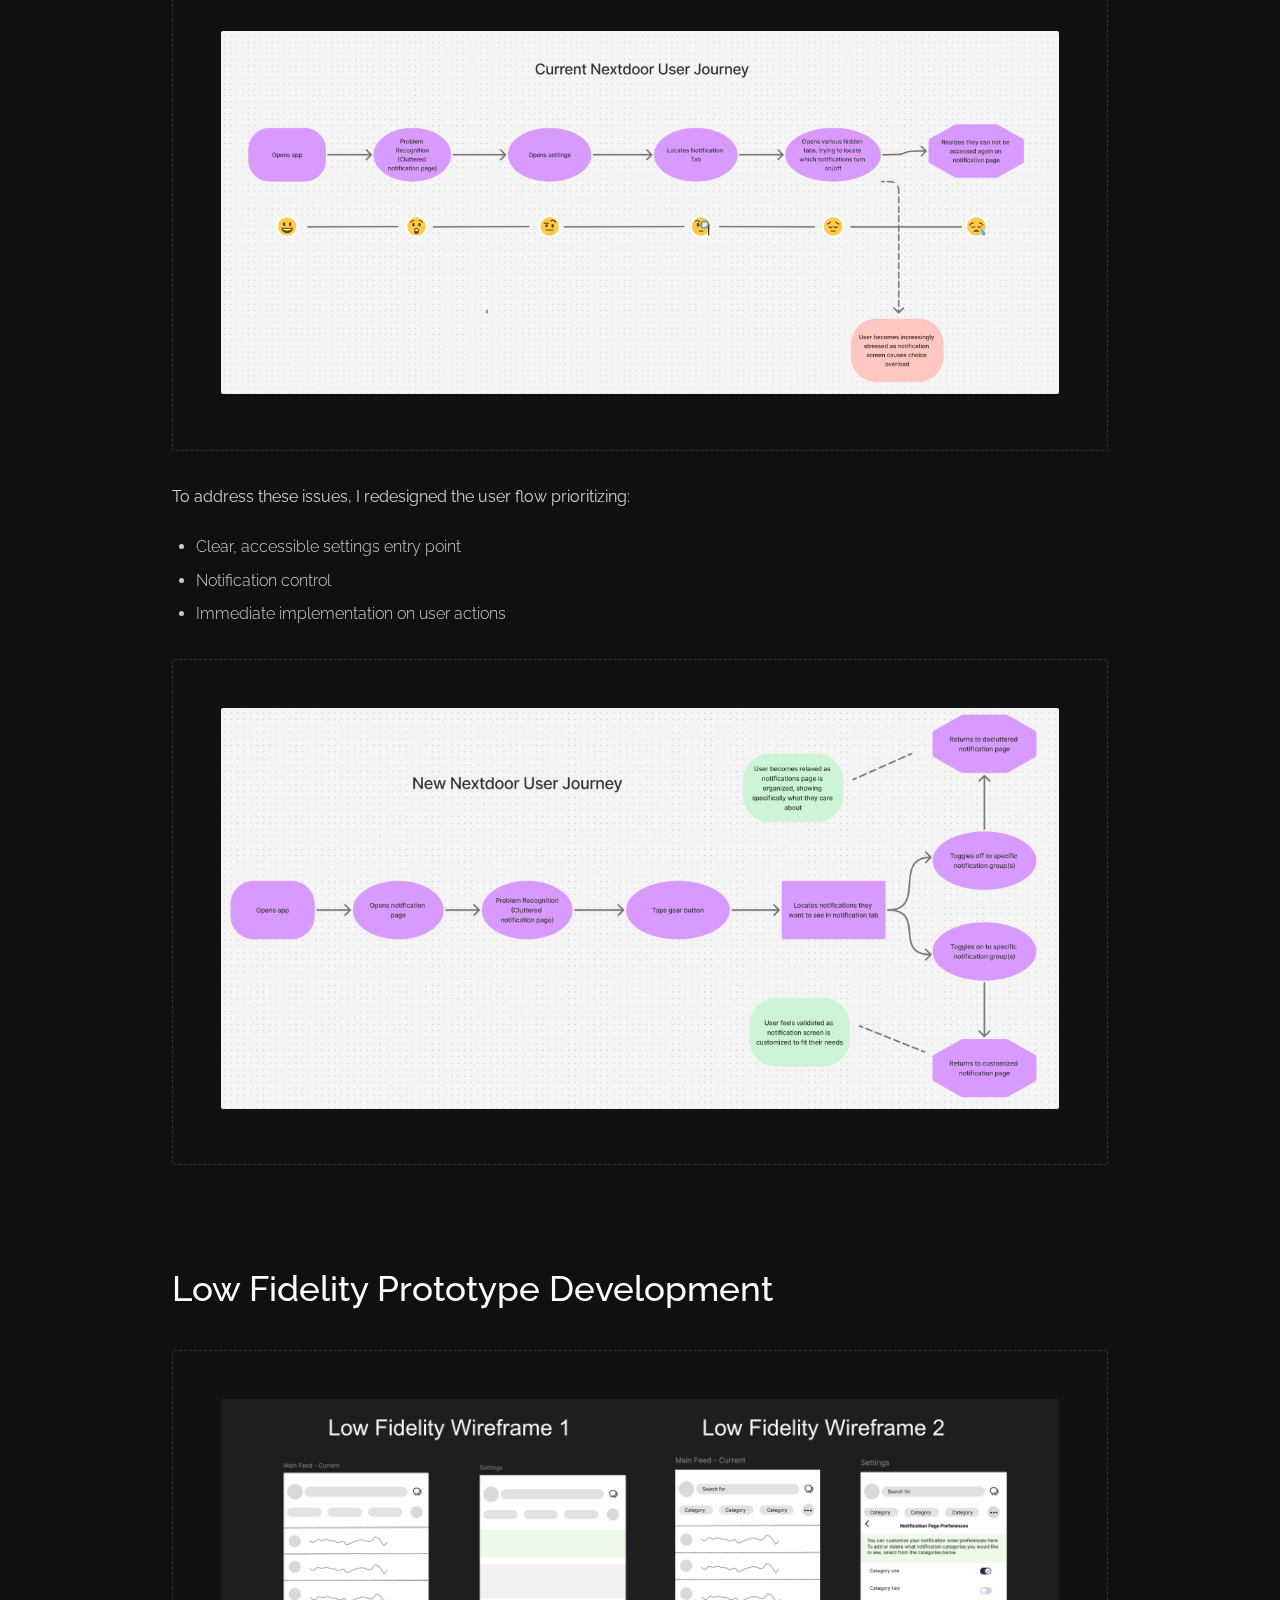
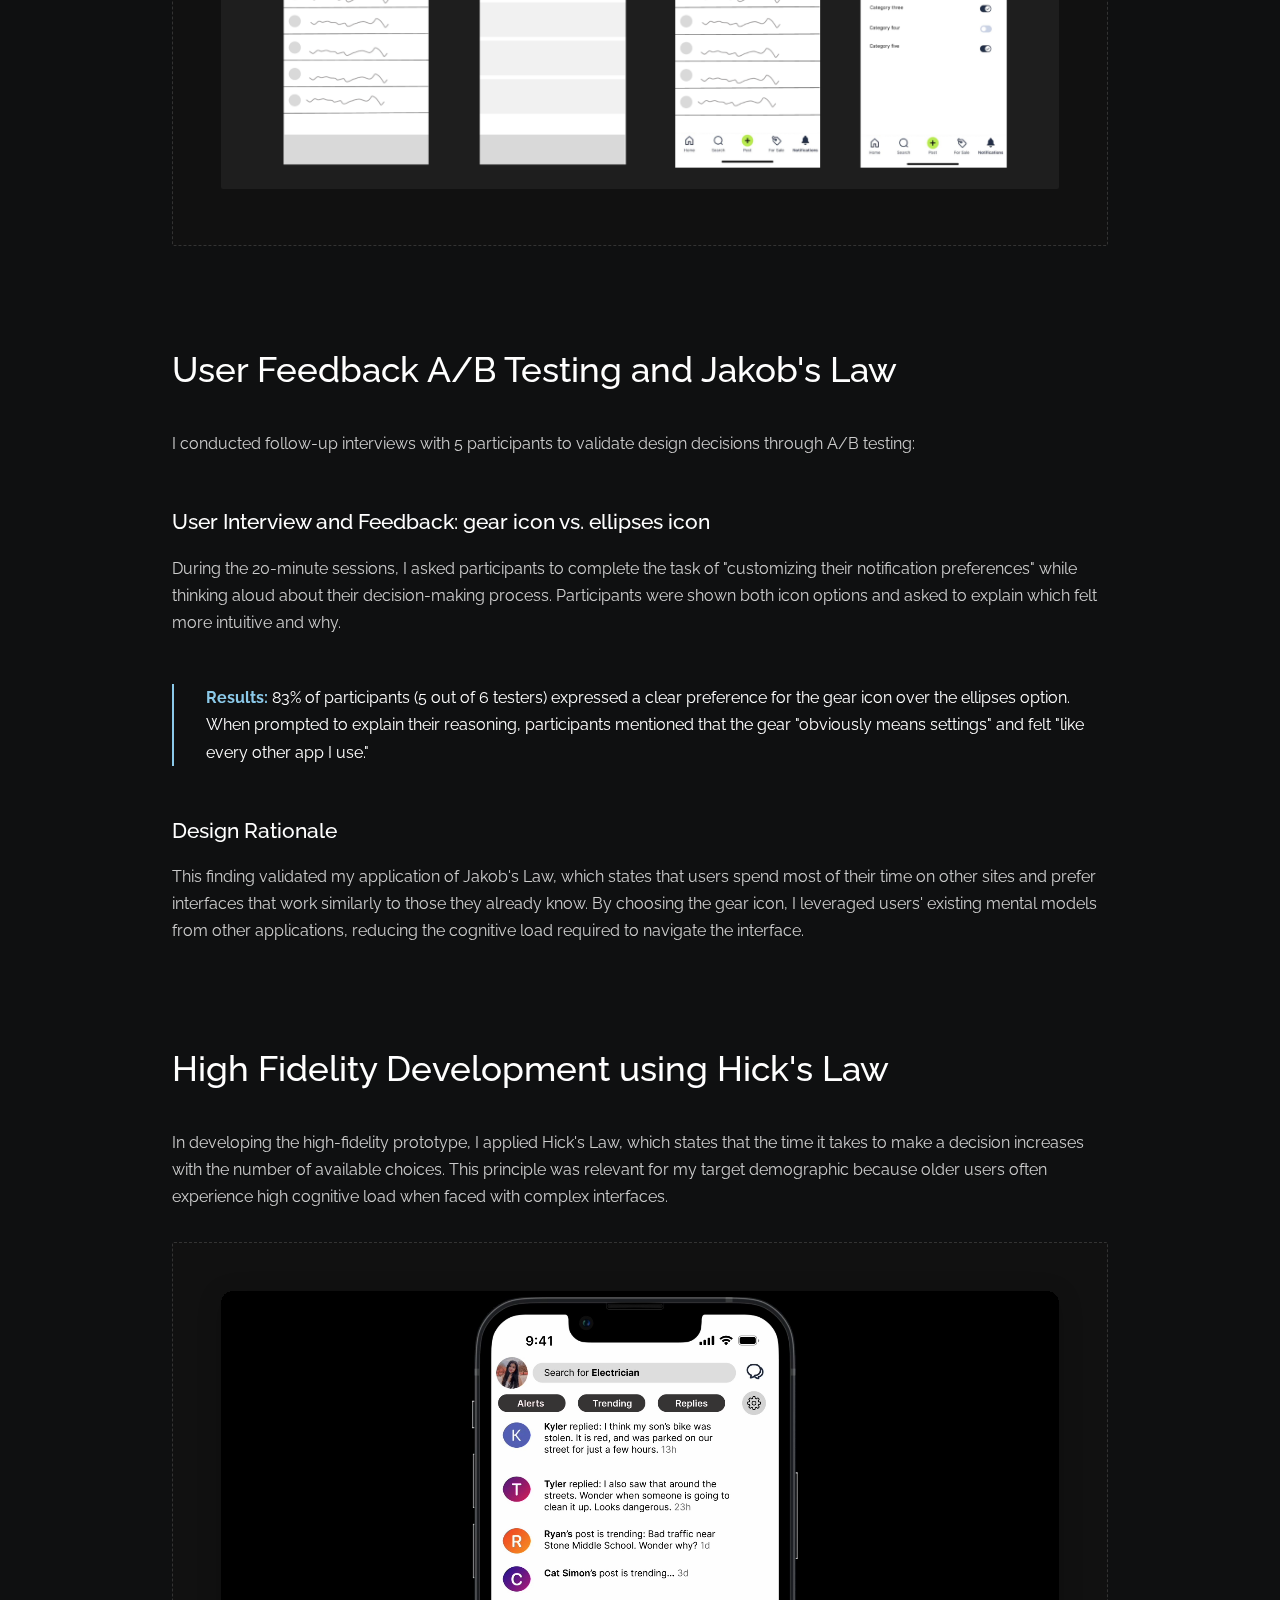
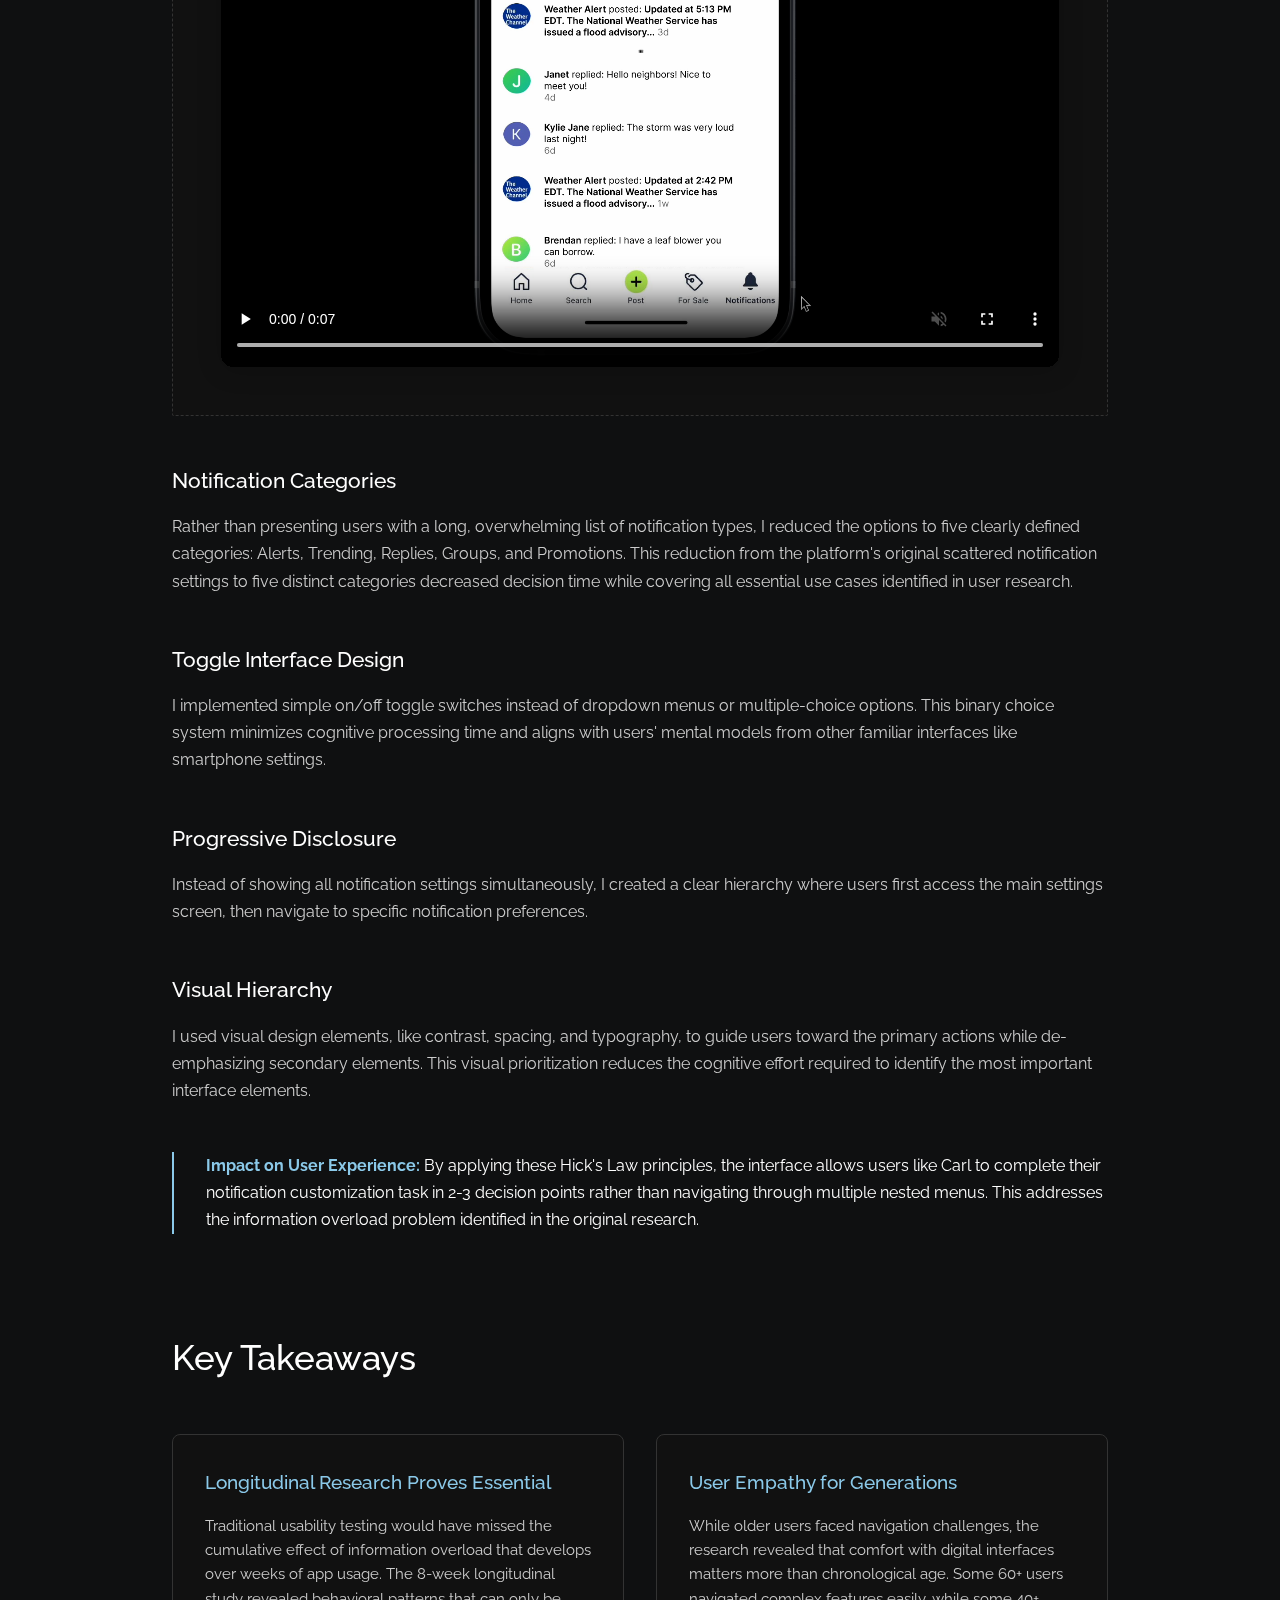
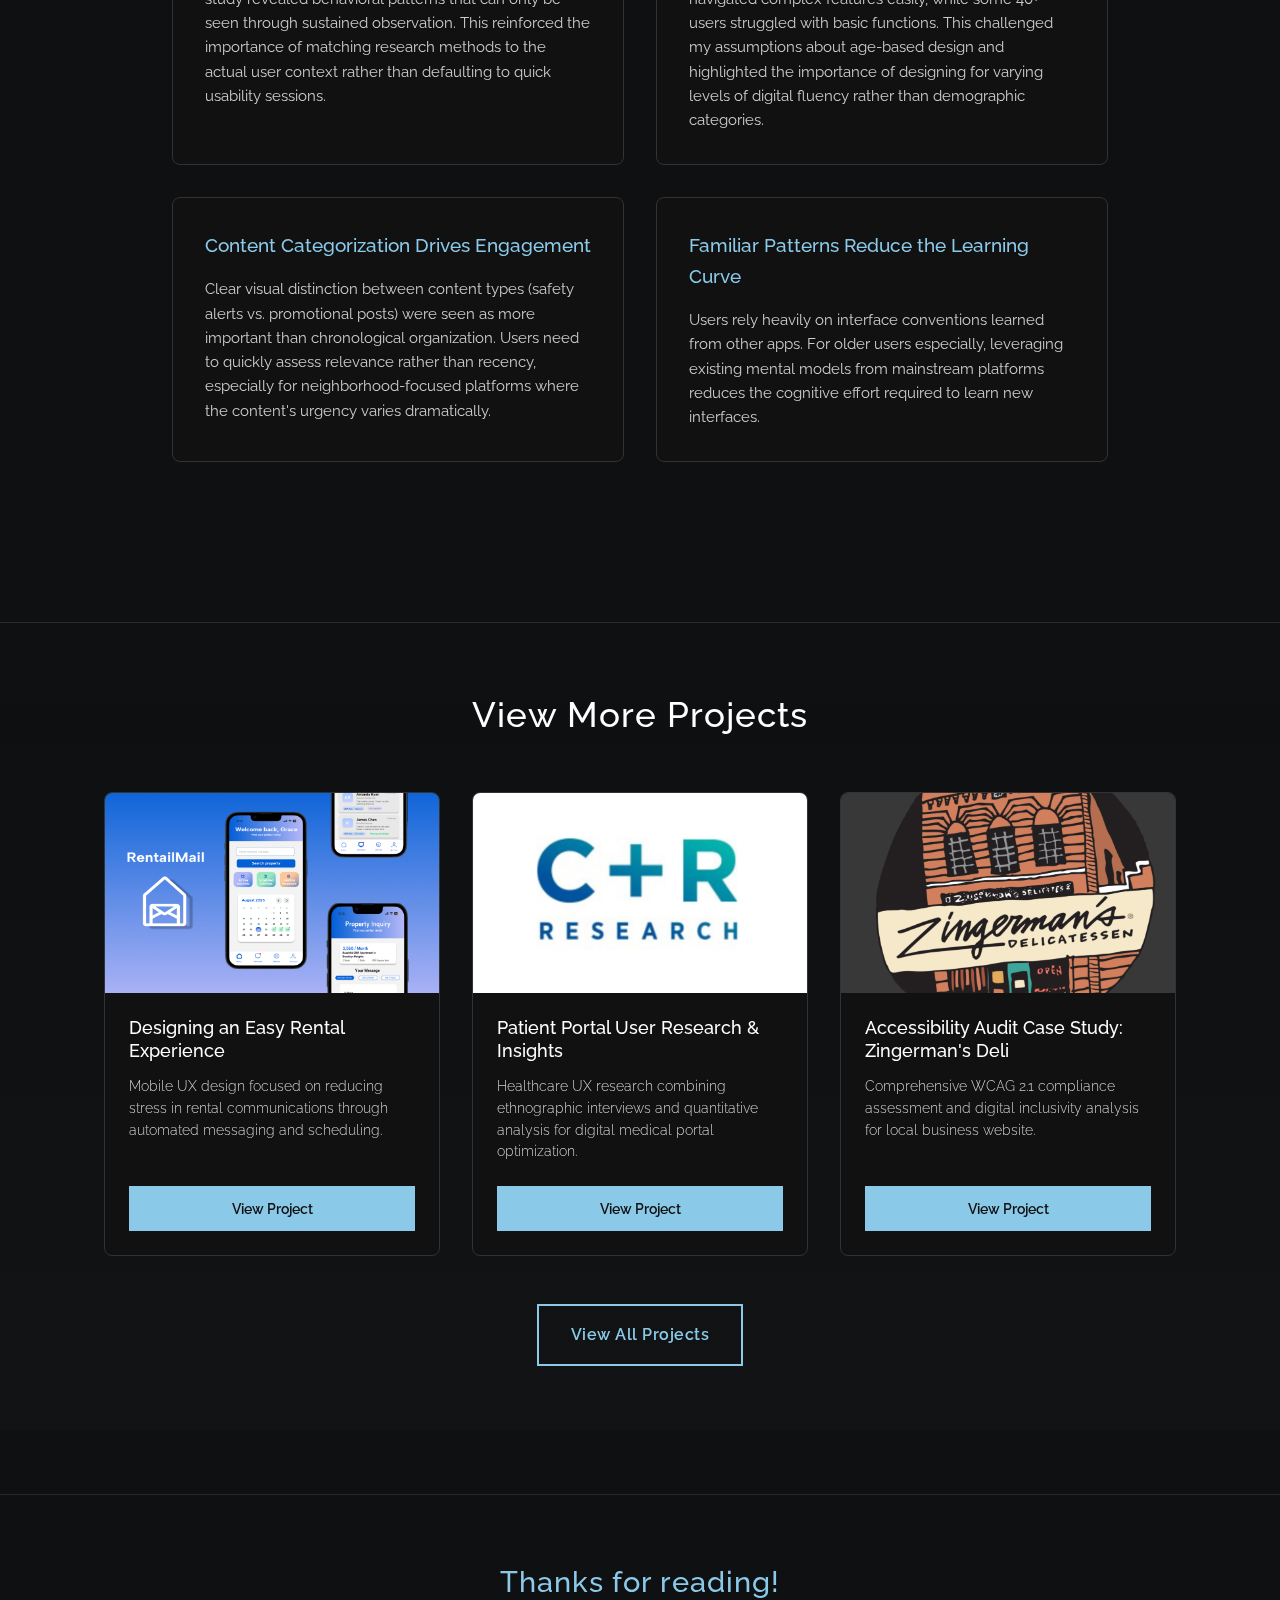
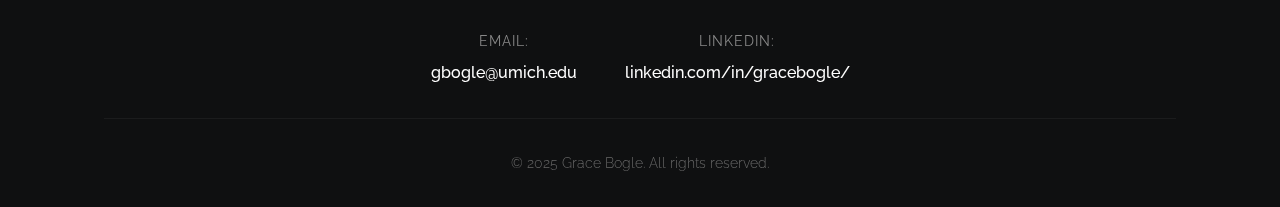
<file: projects/nextdoor.html>
<!DOCTYPE html>
<html lang="en">
<head>
    <meta charset="UTF-8">
    <meta name="viewport" content="width=device-width, initial-scale=1.0">
    <title>Nextdoor UX Case Study - Grace Bogle</title>
    <link rel="stylesheet" href="../css/styles.css">
    <link rel="preconnect" href="https://fonts.googleapis.com">
    <link rel="preconnect" href="https://fonts.gstatic.com" crossorigin>
    <link href="https://fonts.googleapis.com/css2?family=Playfair+Display:wght@400;700&family=Raleway:wght@300;400;500;700&display=swap" rel="stylesheet">
</head>
<body>
    <a href="#main-content" class="skip-to-main">Skip to main content</a>
    <header>
        <div class="header-bg"></div>
        <div class="container">
            <nav>
                <div class="logo">GRACE BOGLE</div>
                <ul class="nav-links">
                    <li><a href="../index.html">Home</a></li>
                    <li><a href="../about.html">About</a></li>
                    <li><a href="../files/Grace.Bogle.2025.Resume.pdf" download aria-label="Download Resume (PDF)">Resume</a></li>
                </ul>
            </nav>
        </div>
    </header>
    
    <main id="main-content" role="main">
        <div class="case-study-container">
            <a href="../index.html" class="back-link">← Back to Portfolio</a>
            
            <h1>Improving Community Platform Usability</h1>
            <p class="subtitle">Nextdoor UX Research & Design Case Study</p>
            
            <div class="project-overview">
                <div class="overview-item">
                    <h4>Role</h4>
                    <p>Product Designer,<br>UX Researcher</p>
                </div>
                <div class="overview-item">
                    <h4>Duration</h4>
                    <p>8 weeks (June 2025 -<br>August 2025)</p>
                </div>
                <div class="overview-item">
                    <h4>Team</h4>
                    <p>Solo (personal project)</p>
                </div>
                <div class="overview-item">
                    <h4>Software</h4>
                    <p>Figma, Zoom, PowerPoint,<br>Excel, Airtable</p>
                </div>
            </div>

            <p class="methods">Usability Testing, A/B Testing, Heuristic Evaluation, Competitive Analysis, In Depth Interviews, Persona Development, Affinity Diagram, Prototyping</p>

            <div class="problem-statement">
                <h3>Problem Statement</h3>
                <p>"How might we reduce information overload and improve usability for Nextdoor's diverse user base, particularly older adults, to foster meaningful neighborhood connections?"</p>
            </div>

            <h2>User Research</h2>
            <p>I designed a mixed-methods approach combining digital in-depth interviews with online survey questions to understand both actual usage patterns and stated user needs.</p>
            
            <div class="image-placeholder">
                <img src="../image/researchplan.png" alt="Research map showing project approach">
            </div>
            
            <div class="insight-box">
                <p><strong>Why this method:</strong> Traditional usability testing wouldn't capture the real-world context of neighborhood platforms. I needed data showing how information overload develops over weeks of usage, not using it for a small amount of time.</p>
            </div>
            
            <h3>Recruitment</h3>
            <p>I recruited through the platform itself to ensure participants were authentic users. In turn, I got greater and more in-depth insights about actual community dynamics and usage motivations. I interviewed 42 individuals through digital surveys, and 8 participant interviews conducted on Zoom.</p>
            
            <div class="image-placeholder">
                <img src="../image/participantdata.png" alt="Participant data graph">
            </div>

            <h2>Affinity Diagram</h2>
            <p>After collecting qualitative data from 6 participants over multiple weeks, I needed a way to identify patterns across diverse user experiences and usage contexts.</p>
            
            <div class="insight-box">
                <p><strong>Why this method:</strong> With longitudinal data spanning different user types, ages, and tech comfort levels, I couldn't rely on frequency counting. The affinity mapping process allowed me to look at complex feedback and quotes and group them into themes while showing the emotional context behind user frustrations.</p>
            </div>
            
            <p><strong>Outcome:</strong> The affinity mapping revealed that user problems were from specific system failures. For example, poor content filtering led to navigation avoidance, which reduced user control, ultimately lowering the community value.</p>
            
            <div class="image-placeholder">
                <img src="../image/affinity1.png" alt="Zoomed out affinity map">
            </div>

            <div class="image-placeholder">
                <img src="../image/affinity2.jpg" alt="Affinity map zoomed in">
            </div>

            <h2>Persona Development</h2>
            <p>From the affinity mapping patterns, three distinct user archetypes emerged that represented different relationships with technology and community engagement priorities. Each persona represents a different way users cope with Nextdoor's current limitations and has distinct implications for design solutions.</p>
            
            <p>I prioritized 'Carl' as the primary persona because he represents Nextdoor's core demographic challenge, which are older adults who want community connection but struggle with interface complexity. Each persona was validated against actual participant quotes and observed behaviors, ensuring they reflected real user needs rather than design team assumptions about the user base.</p>
            
            <div class="image-placeholder">
                <img src="../image/persona.jpg" alt="Persona development">
            </div>

            <h2>Competitive Analysis</h2>
            <p>Then, I analyzed six community platforms to understand where Nextdoor's user experience advantages and gaps created competitive opportunities. I focused on identifying UX patterns that either supported or hurt community engagement.</p>
            
            <div class="insight-box">
                <p><strong>What I found:</strong> Community platforms succeed when they balance user control with content discovery. I evaluated how each competitor handled information filtering, user onboarding, and trust-building. The analysis revealed that Nextdoor's verification-first approach creates trust but sacrifices user experience basics that newer platforms prioritize.</p>
            </div>
            
            <div class="image-placeholder">
                <img src="../image/comp.png" alt="Competitive analysis graph">
            </div>

            <h2>Heuristic Evaluation</h2>
            <p>I conducted a heuristic evaluation to understand the pain points that the interviewees faced when using Nextdoor. This allowed me to separate identified problems from real user issues during.</p>
            
            <div class="insight-box">
                <p><strong>Why this method:</strong> By evaluating against established usability principles, I could distinguish between theoretical violations and actual user impact. I focused on three user journeys where my preliminary research suggested the most problems: onboarding flow, content discovery, and notification management.</p>
            </div>
            
            <p>I prioritized violations to place attention on high-priority issues that interfered with Nextdoor's business goals. This approach prevented bias toward obvious visual problems while looking at the deeper interaction issues.</p>
            
            <div class="image-placeholder">
                <img src="../image/he.jpg" alt="Heuristic evaluation airtable">
            </div>

            <h2>Research Synthesis & Problem Definition</h2>
            <p>After analyzing interview transcripts and usablity observations, a clear pattern emerged: users approach Nextdoor with specific, goal-oriented intentions—safety updates, local commerce, community help, and neighborhood connection. However, the communication-driven nature of the platform means most user engagement begins with notifications and replies.</p>
            
            <div class="insight-box">
                <p><strong>Key insight:</strong> Users consistently reported "endless notifications" that couldn't be customized or filtered, creating information overload that prevented them from accessing the content they actually valued.</p>
            </div>
            
            <p>This led me to focus on notification management as the primary intervention point for improving user experience.</p>

            <h2>User Journey Analysis</h2>
            <p>I mapped Carl's current experience navigating to notification settings, which revealed critical pain points:</p>
            <ul>
                <li>Difficulty locating settings access</li>
                <li>No clear path to customize notification types</li>
                <li>Overwhelming volume of irrelevant alerts</li>
            </ul>
            
            <div class="image-placeholder">
                <img src="../image/userjourney1.jpg" alt="User journey map">
            </div>
            
         

            <p>To address these issues, I redesigned the user flow prioritizing:</p>
            <ul>
                <li>Clear, accessible settings entry point</li>
                <li>Notification control</li>
                <li>Immediate implementation on user actions</li>
            </ul>
            
            <div class="image-placeholder">
                <img src="../image/userjourney2.jpg" alt="User journey map">
            </div>
            
            <h2>Low Fidelity Prototype Development</h2>
            <div class="image-placeholder">
                <img src="../image/lofi.png" alt="User journey map">
            </div>
            

            <h2>User Feedback A/B Testing and Jakob's Law</h2>
            <p>I conducted follow-up interviews with 5 participants to validate design decisions through A/B testing:</p>
            
            <h3>User Interview and Feedback: gear icon vs. ellipses icon</h3>
            <p>During the 20-minute sessions, I asked participants to complete the task of "customizing their notification preferences" while thinking aloud about their decision-making process. Participants were shown both icon options and asked to explain which felt more intuitive and why.</p>
            
            <div class="insight-box">
                <p><strong>Results:</strong> 83% of participants (5 out of 6 testers) expressed a clear preference for the gear icon over the ellipses option. When prompted to explain their reasoning, participants mentioned that the gear "obviously means settings" and felt "like every other app I use."</p>
            </div>
            
            <h3>Design Rationale</h3>
            <p>This finding validated my application of Jakob's Law, which states that users spend most of their time on other sites and prefer interfaces that work similarly to those they already know. By choosing the gear icon, I leveraged users' existing mental models from other applications, reducing the cognitive load required to navigate the interface.</p>

            <h2>High Fidelity Development using Hick's Law</h2>
            <p>In developing the high-fidelity prototype, I applied Hick's Law, which states that the time it takes to make a decision increases with the number of available choices. This principle was relevant for my target demographic because older users often experience high cognitive load when faced with complex interfaces.</p>
            
          
            <div class="image-placeholder">
                <video src="../image/hifi.mov" class="case-study-media" controls autoplay loop muted></video>

            </div>
            
            <h3>Notification Categories</h3>
            <p>Rather than presenting users with a long, overwhelming list of notification types, I reduced the options to five clearly defined categories: Alerts, Trending, Replies, Groups, and Promotions. This reduction from the platform's original scattered notification settings to five distinct categories decreased decision time while covering all essential use cases identified in user research.</p>
            
            <h3>Toggle Interface Design</h3>
            <p>I implemented simple on/off toggle switches instead of dropdown menus or multiple-choice options. This binary choice system minimizes cognitive processing time and aligns with users' mental models from other familiar interfaces like smartphone settings.</p>
            
            <h3>Progressive Disclosure</h3>
            <p>Instead of showing all notification settings simultaneously, I created a clear hierarchy where users first access the main settings screen, then navigate to specific notification preferences.</p>
            
            <h3>Visual Hierarchy</h3>
            <p>I used visual design elements, like contrast, spacing, and typography, to guide users toward the primary actions while de-emphasizing secondary elements. This visual prioritization reduces the cognitive effort required to identify the most important interface elements.</p>
            
            <div class="insight-box">
                <p><strong>Impact on User Experience:</strong> By applying these Hick's Law principles, the interface allows users like Carl to complete their notification customization task in 2-3 decision points rather than navigating through multiple nested menus. This addresses the information overload problem identified in the original research.</p>
            </div>

            <h2>Key Takeaways</h2>

            <div class="takeaways-grid">
                <div class="takeaway-card">
                    <h3>Longitudinal Research Proves Essential</h3>
                    <p>Traditional usability testing would have missed the cumulative effect of information overload that develops over weeks of app usage. The 8-week longitudinal study revealed behavioral patterns that can only be seen through sustained observation. This reinforced the importance of matching research methods to the actual user context rather than defaulting to quick usability sessions.</p>
                </div>
                
                <div class="takeaway-card">
                    <h3>User Empathy for Generations</h3>
                    <p>While older users faced navigation challenges, the research revealed that comfort with digital interfaces matters more than chronological age. Some 60+ users navigated complex features easily, while some 40+ users struggled with basic functions. This challenged my assumptions about age-based design and highlighted the importance of designing for varying levels of digital fluency rather than demographic categories.</p>
                </div>
                
                <div class="takeaway-card">
                    <h3>Content Categorization Drives Engagement</h3>
                    <p>Clear visual distinction between content types (safety alerts vs. promotional posts) were seen as more important than chronological organization. Users need to quickly assess relevance rather than recency, especially for neighborhood-focused platforms where the content's urgency varies dramatically.</p>
                </div>
                <div class="takeaway-card">
                    <h3>Familiar Patterns Reduce the Learning Curve</h3>
                    <p>Users rely heavily on interface conventions learned from other apps. For older users especially, leveraging existing mental models from mainstream platforms reduces the cognitive effort required to learn new interfaces.</p>
                </div>
            </div>
        </div>

        <!-- Add this section before the closing </main> tag on each case study page -->
        <section class="view-more-projects">
            <div class="container">
                <h2>View More Projects</h2>
                <div class="more-projects-grid">
                    <!-- Project 1: RentailMail (hide this card on rentailmail.html) -->
                    <div class="more-project-card" id="rentailmail-card">
                        <div class="more-project-img">
                            <img src="../aboutimages/rmcover2.png" alt="RentailMail Project">
                        </div>
                        <div class="more-project-content">
                            <h3>Designing an Easy Rental Experience</h3>
                            <p>Mobile UX design focused on reducing stress in rental communications through automated messaging and scheduling.</p>
                            <a href="rentailmail.html" class="btn">View Project</a>
                        </div>
                    </div>
                    
                    <!-- Project 2: Medical Portal (hide this card on medical.html) -->
                    <div class="more-project-card" id="medical-card">
                        <div class="more-project-img">
                            <img src="../aboutimages/cr.png" alt="Medical Portal Research">
                        </div>
                        <div class="more-project-content">
                            <h3>Patient Portal User Research & Insights</h3>
                            <p>Healthcare UX research combining ethnographic interviews and quantitative analysis for digital medical portal optimization.</p>
                            <a href="medical.html" class="btn">View Project</a>
                        </div>
                    </div>
                    
                    <!-- Project 3: Zingerman's Audit (hide this card on zingermans.html) -->
                    <div class="more-project-card" id="zingermans-card">
                        <div class="more-project-img">
                            <img src="../aboutimages/zingers.png" alt="Zingerman's Accessibility Audit">
                        </div>
                        <div class="more-project-content">
                            <h3>Accessibility Audit Case Study: Zingerman's Deli</h3>
                            <p>Comprehensive WCAG 2.1 compliance assessment and digital inclusivity analysis for local business website.</p>
                            <a href="zingermans.html" class="btn">View Project</a>
                        </div>
                    </div>
                    
                  
                </div>
                
                <div class="view-all-projects">
                    <a href="../index.html#projects" class="btn-secondary">View All Projects</a>
                </div>
            </div>
        </section>



    </main>
    
    <footer>
        <div class="container">
            <div class="footer-content">
                <div class="footer-message">
                    <h3>Thanks for reading!</h3>
                </div>
                <div class="footer-contact">
                    <div class="contact-item">
                        <span class="contact-label">Email:</span>
                        <a href="mailto:gbogle@umich.edu" class="contact-link">gbogle@umich.edu</a>
                    </div>
                    <div class="contact-item">
                        <span class="contact-label">LinkedIn:</span>
                        <a href="https://linkedin.com/in/gracebogle/" target="_blank" rel="noopener noreferrer" class="contact-link">linkedin.com/in/gracebogle/</a>
                    </div>
                </div>
            </div>
            <div class="copyright">
                <p>&copy; 2025 Grace Bogle. All rights reserved.</p>
            </div>
        </div>
    </footer>

    <script src="../js/script.js"></script>
</body>
</html>
</file>
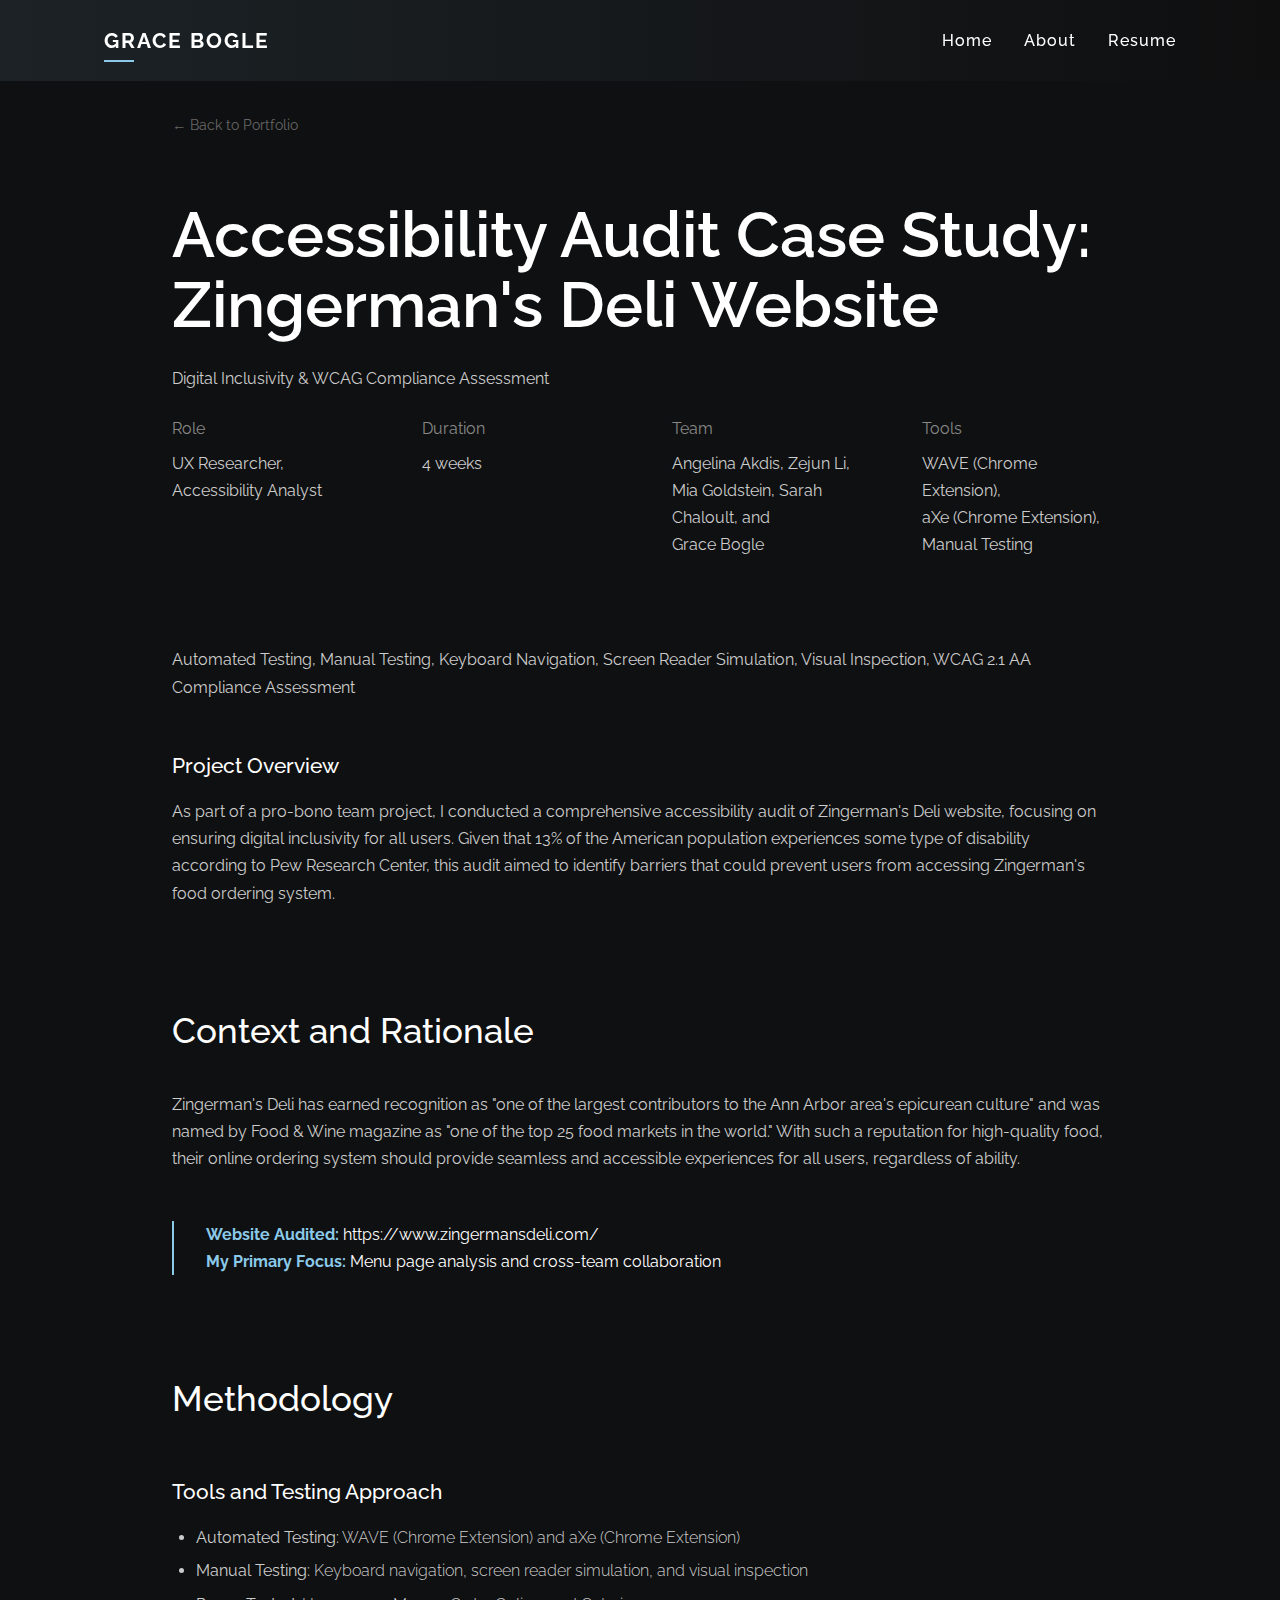
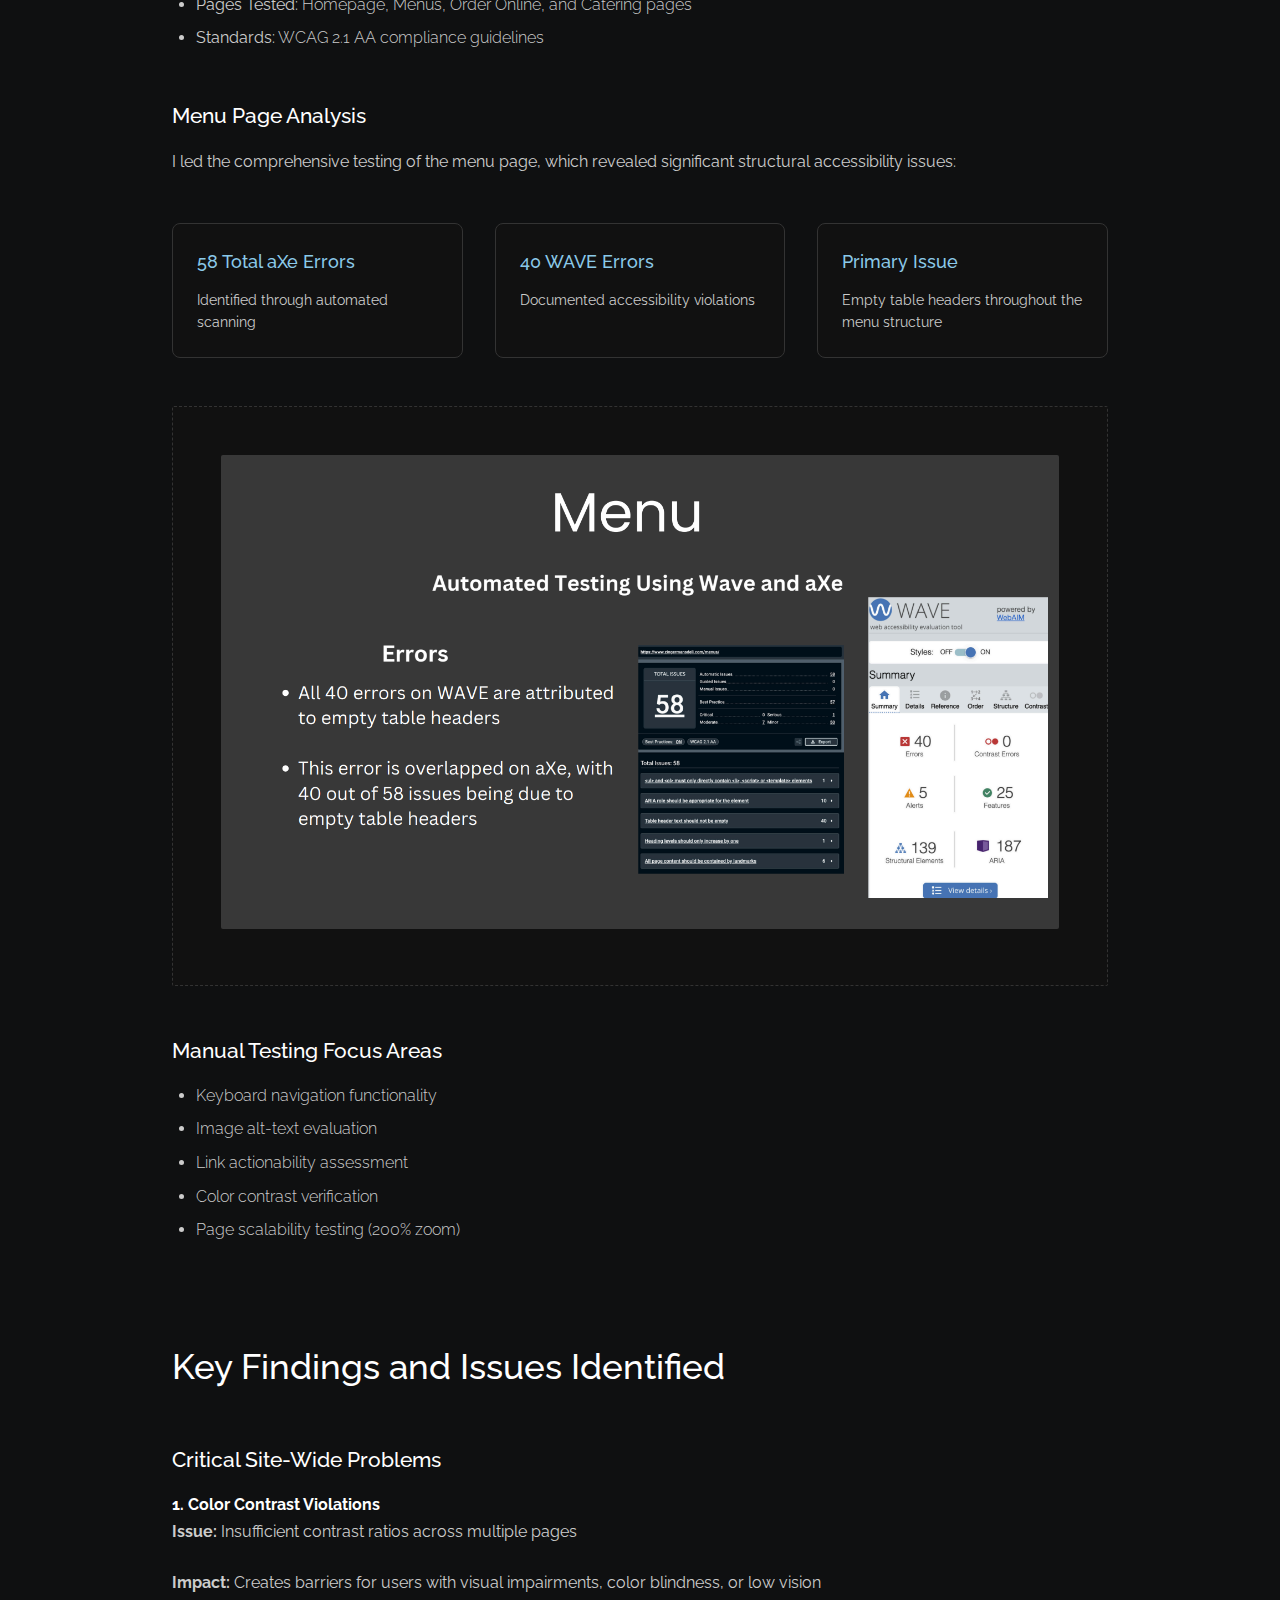
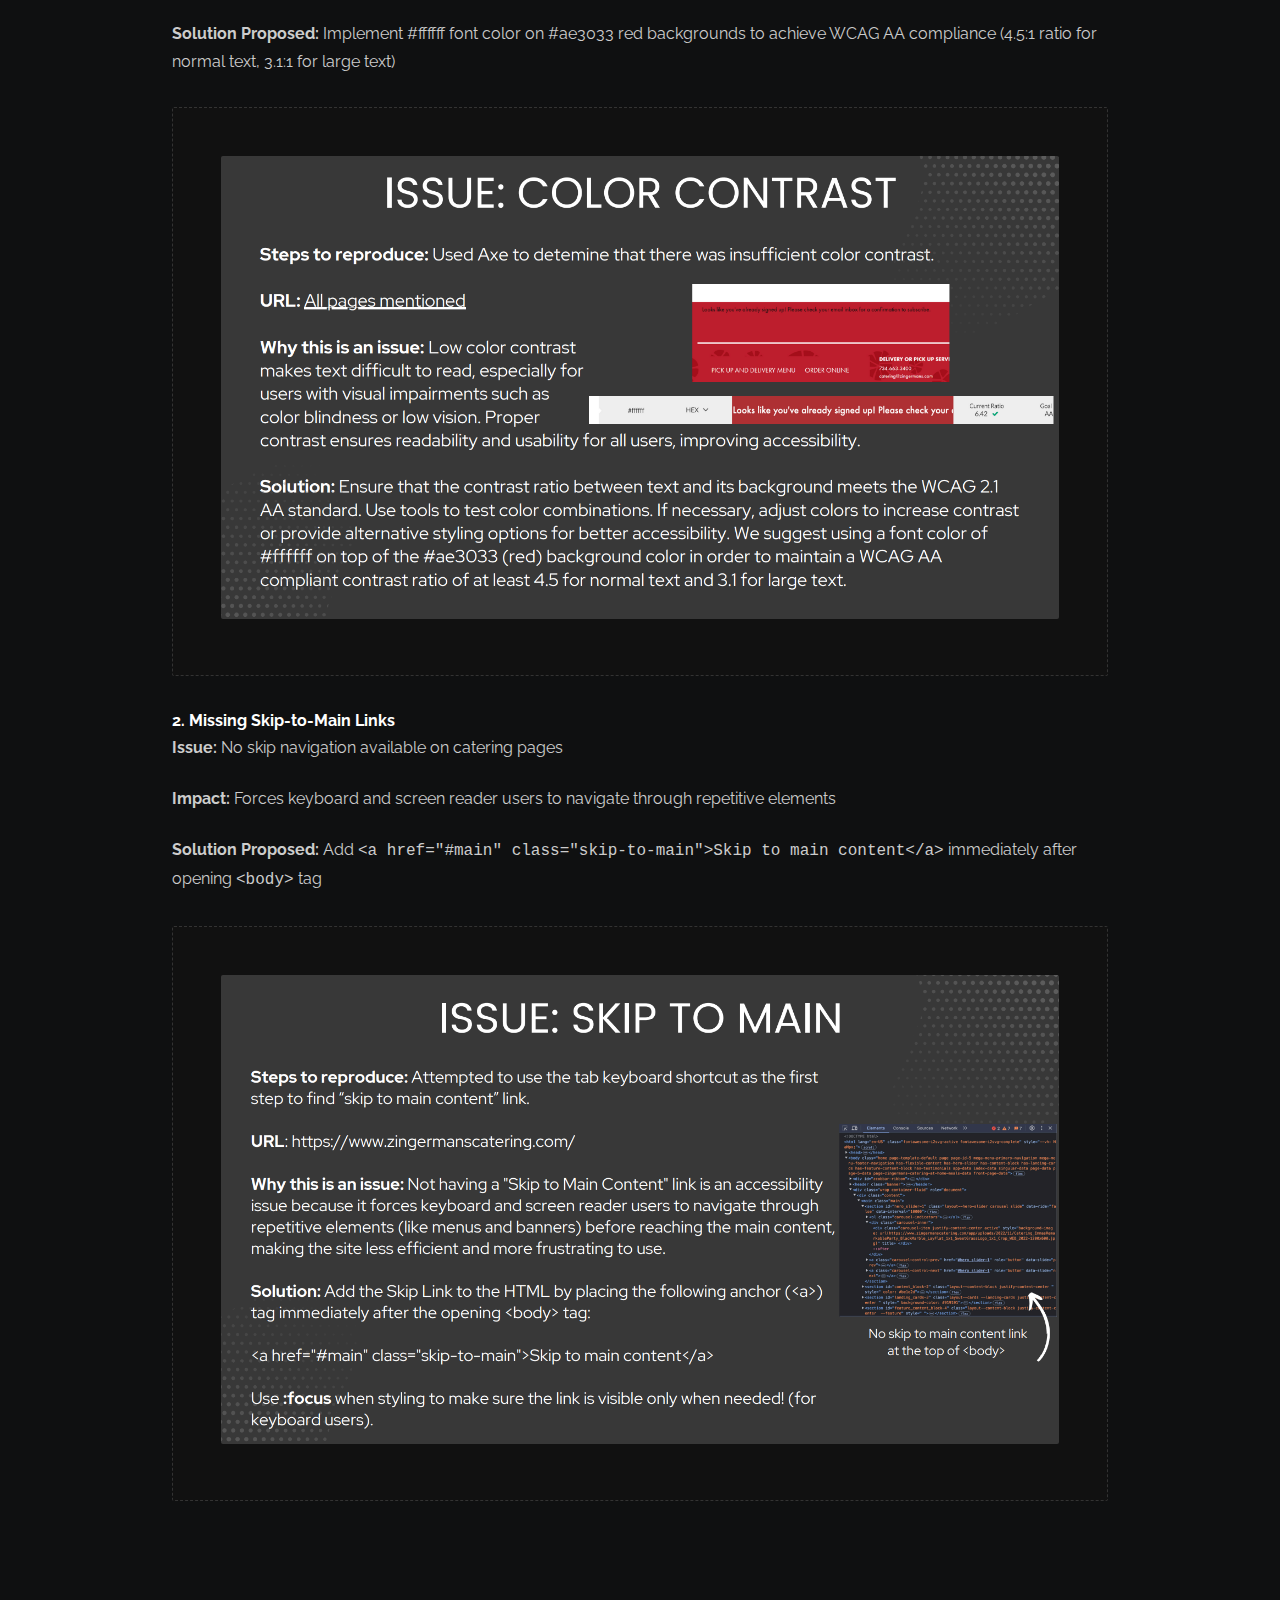
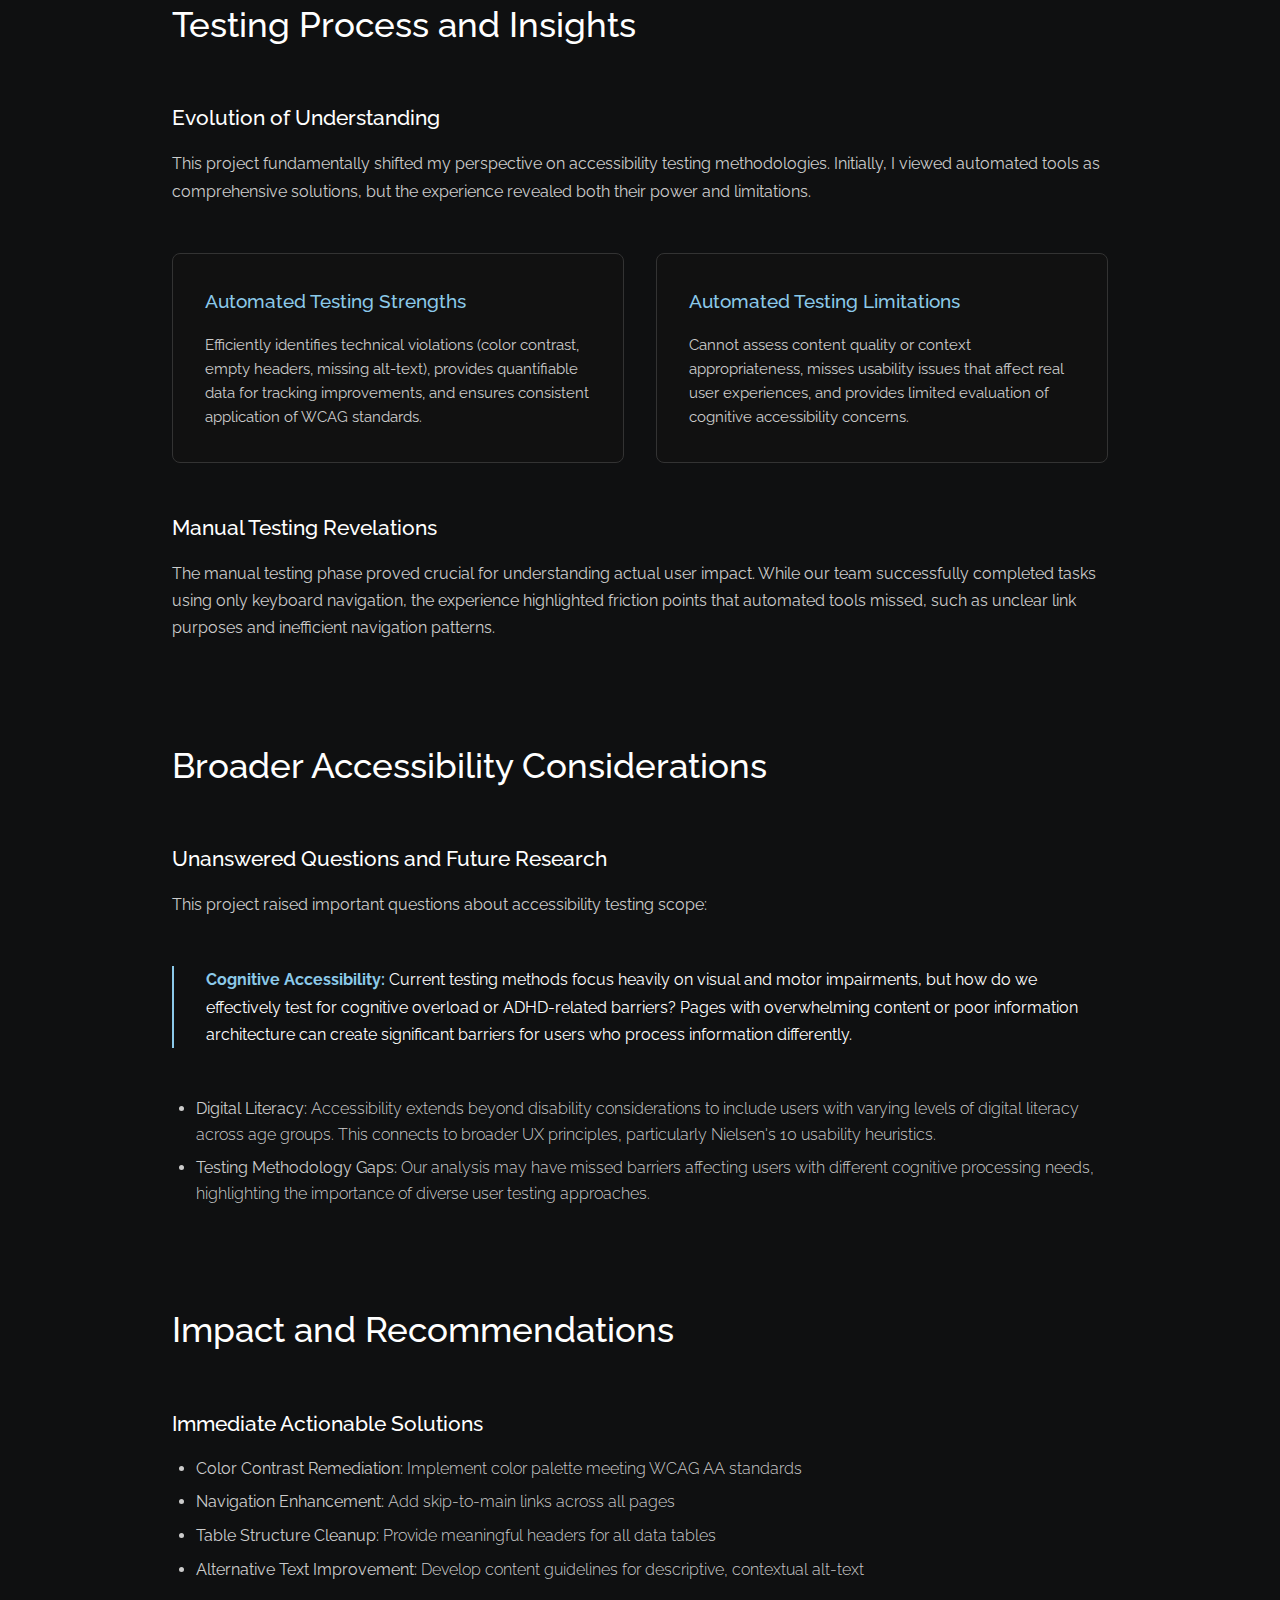
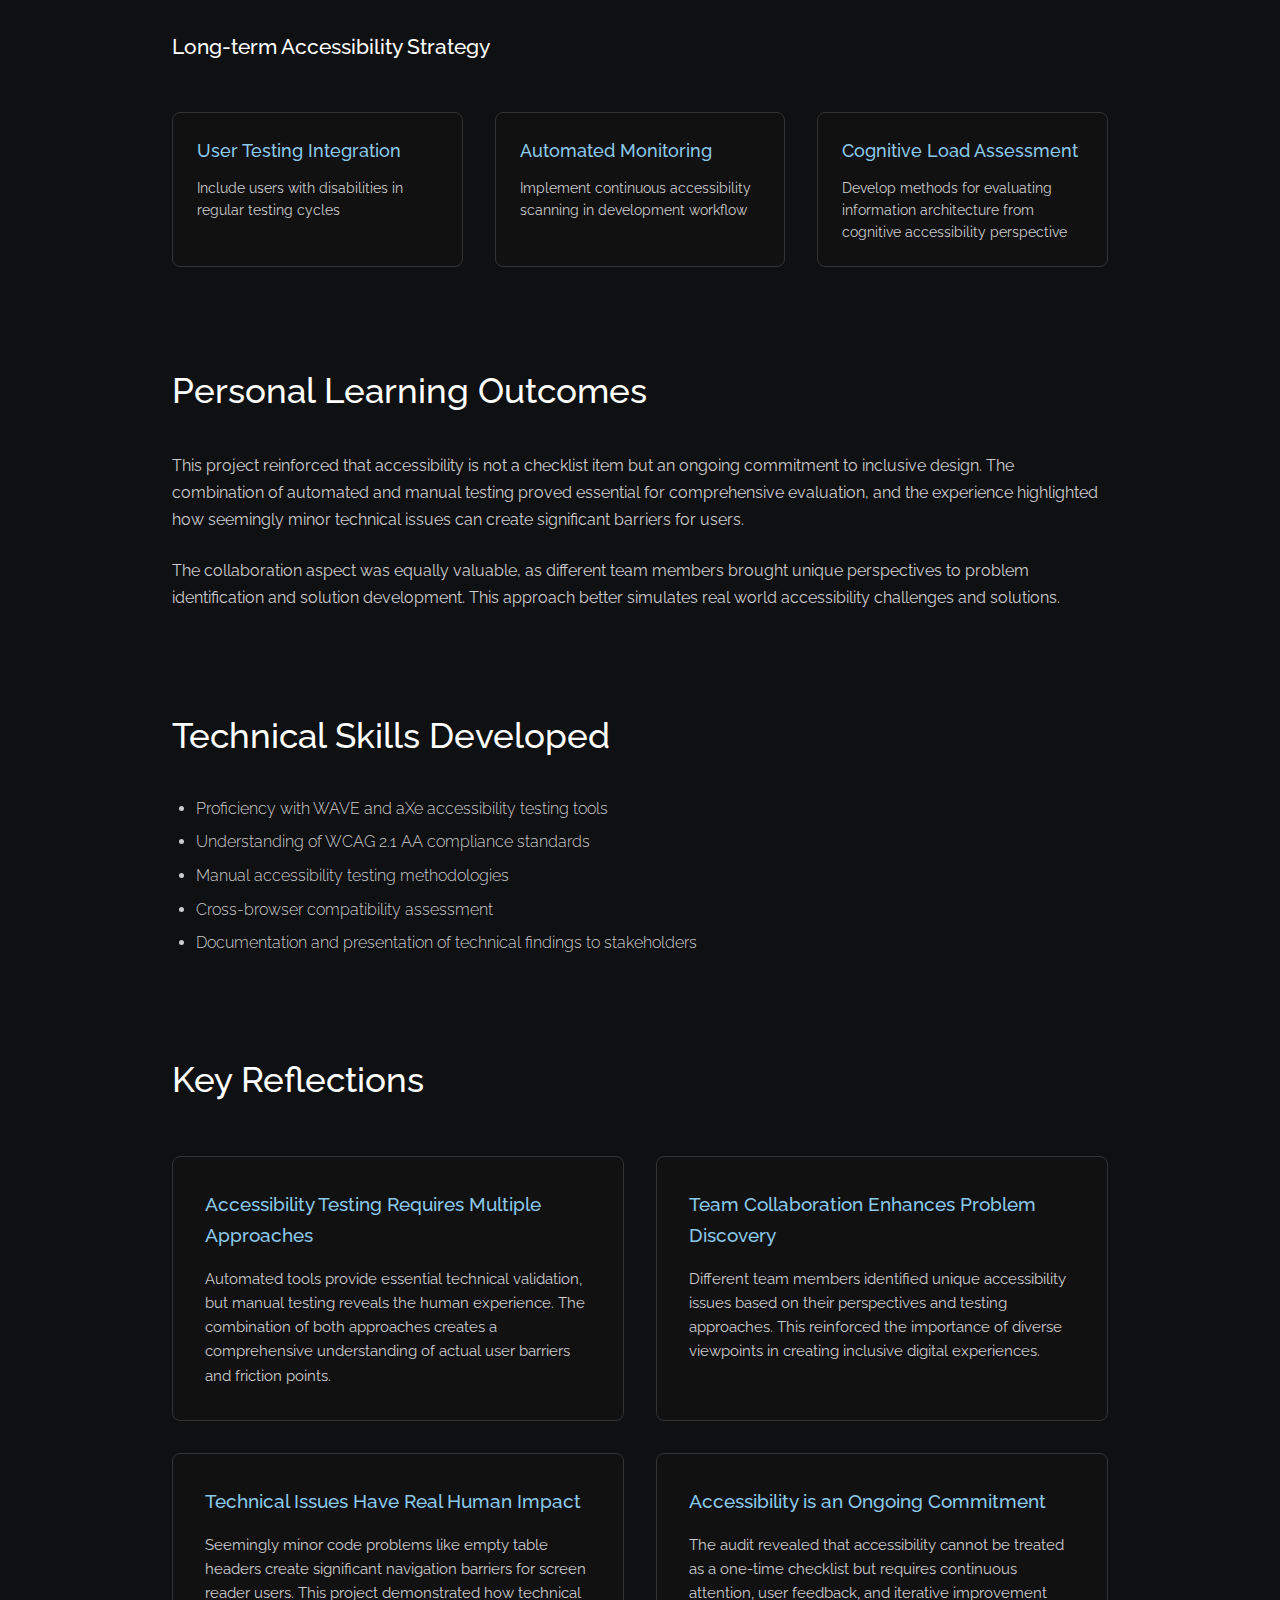
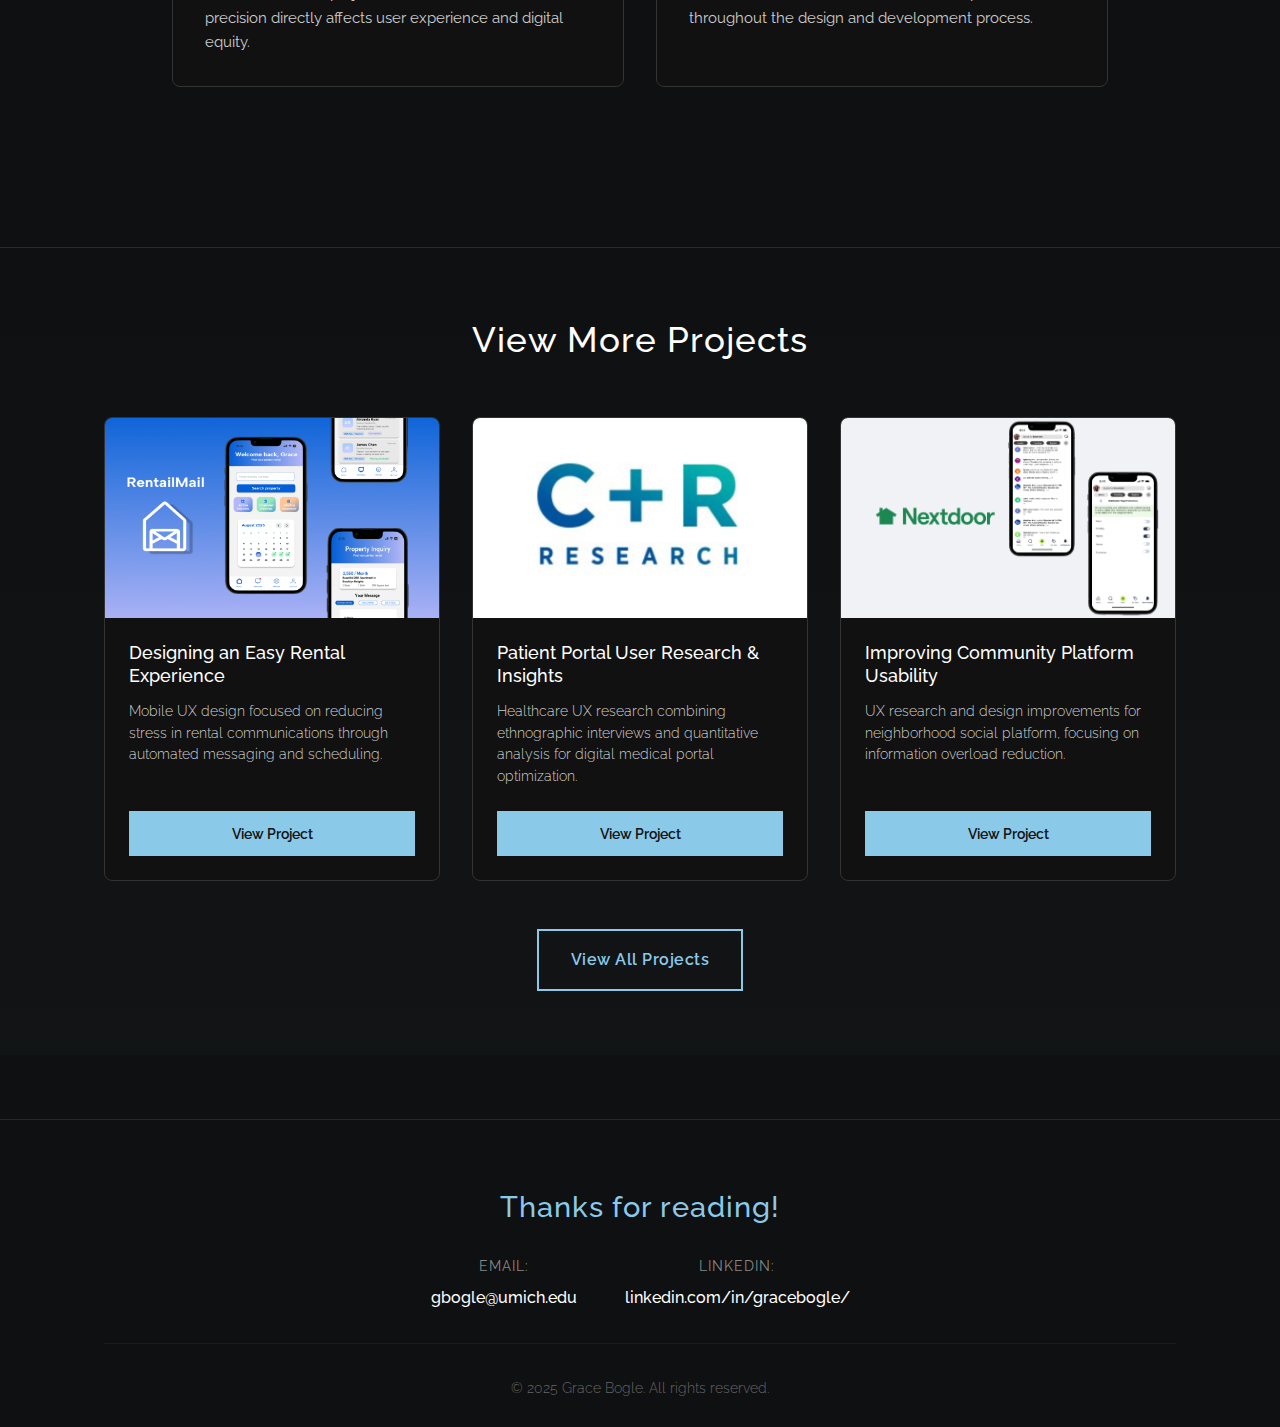
<file: projects/zingermans.html>
<!DOCTYPE html>
<html lang="en">
<head>
    <meta charset="UTF-8">
    <meta name="viewport" content="width=device-width, initial-scale=1.0">
    <title>Zingerman's Accessibility Audit - Grace Bogle</title>
    <link rel="stylesheet" href="../css/styles.css">
    <link rel="preconnect" href="https://fonts.googleapis.com">
    <link rel="preconnect" href="https://fonts.gstatic.com" crossorigin>
    <link href="https://fonts.googleapis.com/css2?family=Playfair+Display:wght@400;700&family=Raleway:wght@300;400;500;700&display=swap" rel="stylesheet">
</head>
<body>
    <a href="#main-content" class="skip-to-main">Skip to main content</a>
    <header>
        <div class="header-bg"></div>
        <div class="container">
            <nav>
                <div class="logo">GRACE BOGLE</div>
                <ul class="nav-links">
                    <li><a href="../index.html">Home</a></li>
                    <li><a href="../about.html">About</a></li>
                    <li><a href="../files/Grace.Bogle.2025.Resume.pdf" download aria-label="Download Resume (PDF)">Resume</a></li>
                </ul>
            </nav>
        </div>
    </header>
    
    <main id="main-content" role="main">
        <div class="case-study-container">
            <a href="../index.html" class="back-link">← Back to Portfolio</a>
            
            <h1>Accessibility Audit Case Study: Zingerman's Deli Website</h1>
            <p class="subtitle">Digital Inclusivity & WCAG Compliance Assessment</p>
            
            <div class="project-overview">
                <div class="overview-item">
                    <h4>Role</h4>
                    <p>UX Researcher,<br>Accessibility Analyst</p>
                </div>
                <div class="overview-item">
                    <h4>Duration</h4>
                    <p>4 weeks</p>
                </div>
                <div class="overview-item">
                    <h4>Team</h4>
                    <p>Angelina Akdis, Zejun Li,<br>Mia Goldstein, Sarah Chaloult, and<br>Grace Bogle</p>
                </div>
                <div class="overview-item">
                    <h4>Tools</h4>
                    <p>WAVE (Chrome Extension),<br>aXe (Chrome Extension),<br>Manual Testing</p>
                </div>
            </div>

            <p class="methods">Automated Testing, Manual Testing, Keyboard Navigation, Screen Reader Simulation, Visual Inspection, WCAG 2.1 AA Compliance Assessment</p>

            <div class="problem-statement">
                <h3>Project Overview</h3>
                <p>As part of a pro-bono team project, I conducted a comprehensive accessibility audit of Zingerman's Deli website, focusing on ensuring digital inclusivity for all users. Given that 13% of the American population experiences some type of disability according to Pew Research Center, this audit aimed to identify barriers that could prevent users from accessing Zingerman's food ordering system.</p>
            </div>

            <h2>Context and Rationale</h2>
            <p>Zingerman's Deli has earned recognition as "one of the largest contributors to the Ann Arbor area's epicurean culture" and was named by Food & Wine magazine as "one of the top 25 food markets in the world." With such a reputation for high-quality food, their online ordering system should provide seamless and accessible experiences for all users, regardless of ability.</p>
            
            <div class="insight-box">
                <p><strong>Website Audited:</strong> https://www.zingermansdeli.com/</p>
                <p><strong>My Primary Focus:</strong> Menu page analysis and cross-team collaboration</p>
            </div>

            <h2>Methodology</h2>
            
            <h3>Tools and Testing Approach</h3>
            <ul>
                <li><strong>Automated Testing:</strong> WAVE (Chrome Extension) and aXe (Chrome Extension)</li>
                <li><strong>Manual Testing:</strong> Keyboard navigation, screen reader simulation, and visual inspection</li>
                <li><strong>Pages Tested:</strong> Homepage, Menus, Order Online, and Catering pages</li>
                <li><strong>Standards:</strong> WCAG 2.1 AA compliance guidelines</li>
            </ul>

            <h3>Menu Page Analysis</h3>
            <p>I led the comprehensive testing of the menu page, which revealed significant structural accessibility issues:</p>
            
            <div class="outcomes-grid">
                <div class="outcome-item">
                    <h4>58 Total aXe Errors</h4>
                    <p>Identified through automated scanning</p>
                </div>
                <div class="outcome-item">
                    <h4>40 WAVE Errors</h4>
                    <p>Documented accessibility violations</p>
                </div>
                <div class="outcome-item">
                    <h4>Primary Issue</h4>
                    <p>Empty table headers throughout the menu structure</p>
                </div>
            </div>
            
            <div class="image-placeholder">
                <img src="../imagez/menu.png" alt="Design map showing project approach">
            </div>

            <h3>Manual Testing Focus Areas</h3>
            <ul>
                <li>Keyboard navigation functionality</li>
                <li>Image alt-text evaluation</li>
                <li>Link actionability assessment</li>
                <li>Color contrast verification</li>
                <li>Page scalability testing (200% zoom)</li>
            </ul>

            <h2>Key Findings and Issues Identified</h2>
            
            <h3>Critical Site-Wide Problems</h3>
            
            <h4>1. Color Contrast Violations</h4>
            <p><strong>Issue:</strong> Insufficient contrast ratios across multiple pages</p>
            <p><strong>Impact:</strong> Creates barriers for users with visual impairments, color blindness, or low vision</p>
            <p><strong>Solution Proposed:</strong> Implement #ffffff font color on #ae3033 red backgrounds to achieve WCAG AA compliance (4.5:1 ratio for normal text, 3.1:1 for large text)</p>
            
            <div class="image-placeholder">
                <img src="../imagez/color.png" alt="Design map showing project approach">
            </div>

            <h4>2. Missing Skip-to-Main Links</h4>
            <p><strong>Issue:</strong> No skip navigation available on catering pages</p>
            <p><strong>Impact:</strong> Forces keyboard and screen reader users to navigate through repetitive elements</p>
            <p><strong>Solution Proposed:</strong> Add <code>&lt;a href="#main" class="skip-to-main"&gt;Skip to main content&lt;/a&gt;</code> immediately after opening <code>&lt;body&gt;</code> tag</p>
            
            <div class="image-placeholder">
                <img src="../imagez/skip.png" alt="Design map showing project approach">
            </div>

      

            <h2>Testing Process and Insights</h2>
            
            <h3>Evolution of Understanding</h3>
            <p>This project fundamentally shifted my perspective on accessibility testing methodologies. Initially, I viewed automated tools as comprehensive solutions, but the experience revealed both their power and limitations.</p>
            
            <div class="takeaways-grid">
                <div class="takeaway-card">
                    <h3>Automated Testing Strengths</h3>
                    <p>Efficiently identifies technical violations (color contrast, empty headers, missing alt-text), provides quantifiable data for tracking improvements, and ensures consistent application of WCAG standards.</p>
                </div>
                
                <div class="takeaway-card">
                    <h3>Automated Testing Limitations</h3>
                    <p>Cannot assess content quality or context appropriateness, misses usability issues that affect real user experiences, and provides limited evaluation of cognitive accessibility concerns.</p>
                </div>
            </div>

            <h3>Manual Testing Revelations</h3>
            <p>The manual testing phase proved crucial for understanding actual user impact. While our team successfully completed tasks using only keyboard navigation, the experience highlighted friction points that automated tools missed, such as unclear link purposes and inefficient navigation patterns.</p>

            <h2>Broader Accessibility Considerations</h2>
            
            <h3>Unanswered Questions and Future Research</h3>
            <p>This project raised important questions about accessibility testing scope:</p>
            
            <div class="insight-box">
                <p><strong>Cognitive Accessibility:</strong> Current testing methods focus heavily on visual and motor impairments, but how do we effectively test for cognitive overload or ADHD-related barriers? Pages with overwhelming content or poor information architecture can create significant barriers for users who process information differently.</p>
            </div>
            
            <ul>
                <li><strong>Digital Literacy:</strong> Accessibility extends beyond disability considerations to include users with varying levels of digital literacy across age groups. This connects to broader UX principles, particularly Nielsen's 10 usability heuristics.</li>
                <li><strong>Testing Methodology Gaps:</strong> Our analysis may have missed barriers affecting users with different cognitive processing needs, highlighting the importance of diverse user testing approaches.</li>
            </ul>

            <h2>Impact and Recommendations</h2>
            
            <h3>Immediate Actionable Solutions</h3>
            <ul>
                <li><strong>Color Contrast Remediation:</strong> Implement color palette meeting WCAG AA standards</li>
                <li><strong>Navigation Enhancement:</strong> Add skip-to-main links across all pages</li>
                <li><strong>Table Structure Cleanup:</strong> Provide meaningful headers for all data tables</li>
                <li><strong>Alternative Text Improvement:</strong> Develop content guidelines for descriptive, contextual alt-text</li>
            </ul>

            <h3>Long-term Accessibility Strategy</h3>
            <div class="outcomes-grid">
                <div class="outcome-item">
                    <h4>User Testing Integration</h4>
                    <p>Include users with disabilities in regular testing cycles</p>
                </div>
                <div class="outcome-item">
                    <h4>Automated Monitoring</h4>
                    <p>Implement continuous accessibility scanning in development workflow</p>
                </div>
                <div class="outcome-item">
                    <h4>Cognitive Load Assessment</h4>
                    <p>Develop methods for evaluating information architecture from cognitive accessibility perspective</p>
                </div>
            </div>

            <h2>Personal Learning Outcomes</h2>
            <p>This project reinforced that accessibility is not a checklist item but an ongoing commitment to inclusive design. The combination of automated and manual testing proved essential for comprehensive evaluation, and the experience highlighted how seemingly minor technical issues can create significant barriers for users.</p>
            
            <p>The collaboration aspect was equally valuable, as different team members brought unique perspectives to problem identification and solution development. This approach better simulates real world accessibility challenges and solutions.</p>

            <h2>Technical Skills Developed</h2>
            <ul>
                <li>Proficiency with WAVE and aXe accessibility testing tools</li>
                <li>Understanding of WCAG 2.1 AA compliance standards</li>
                <li>Manual accessibility testing methodologies</li>
                <li>Cross-browser compatibility assessment</li>
                <li>Documentation and presentation of technical findings to stakeholders</li>
            </ul>

            <h2>Key Reflections</h2>

            <div class="takeaways-grid">
                <div class="takeaway-card">
                    <h3>Accessibility Testing Requires Multiple Approaches</h3>
                    <p>Automated tools provide essential technical validation, but manual testing reveals the human experience. The combination of both approaches creates a comprehensive understanding of actual user barriers and friction points.</p>
                </div>
                
                <div class="takeaway-card">
                    <h3>Team Collaboration Enhances Problem Discovery</h3>
                    <p>Different team members identified unique accessibility issues based on their perspectives and testing approaches. This reinforced the importance of diverse viewpoints in creating inclusive digital experiences.</p>
                </div>
                
                <div class="takeaway-card">
                    <h3>Technical Issues Have Real Human Impact</h3>
                    <p>Seemingly minor code problems like empty table headers create significant navigation barriers for screen reader users. This project demonstrated how technical precision directly affects user experience and digital equity.</p>
                </div>
                
                <div class="takeaway-card">
                    <h3>Accessibility is an Ongoing Commitment</h3>
                    <p>The audit revealed that accessibility cannot be treated as a one-time checklist but requires continuous attention, user feedback, and iterative improvement throughout the design and development process.</p>
                </div>
            </div>
        </div>

        <!-- Add this section before the closing </main> tag on each case study page -->
        <section class="view-more-projects">
            <div class="container">
                <h2>View More Projects</h2>
                <div class="more-projects-grid">
                    <!-- Project 1: RentailMail (hide this card on rentailmail.html) -->
                    <div class="more-project-card" id="rentailmail-card">
                        <div class="more-project-img">
                            <img src="../aboutimages/rmcover2.png" alt="RentailMail Project">
                        </div>
                        <div class="more-project-content">
                            <h3>Designing an Easy Rental Experience</h3>
                            <p>Mobile UX design focused on reducing stress in rental communications through automated messaging and scheduling.</p>
                            <a href="rentailmail.html" class="btn">View Project</a>
                        </div>
                    </div>
                    
                    <!-- Project 2: Medical Portal (hide this card on medical.html) -->
                    <div class="more-project-card" id="medical-card">
                        <div class="more-project-img">
                            <img src="../aboutimages/cr.png" alt="Medical Portal Research">
                        </div>
                        <div class="more-project-content">
                            <h3>Patient Portal User Research & Insights</h3>
                            <p>Healthcare UX research combining ethnographic interviews and quantitative analysis for digital medical portal optimization.</p>
                            <a href="medical.html" class="btn">View Project</a>
                        </div>
                    </div>
                
                    
                    <!-- Project 4: Nextdoor (hide this card on nextdoor.html) -->
                    <div class="more-project-card" id="nextdoor-card">
                        <div class="more-project-img">
                            <img src="../aboutimages/ndcover.png" alt="Nextdoor Community Platform">
                        </div>
                        <div class="more-project-content">
                            <h3>Improving Community Platform Usability</h3>
                            <p>UX research and design improvements for neighborhood social platform, focusing on information overload reduction.</p>
                            <a href="nextdoor.html" class="btn">View Project</a>
                        </div>
                    </div>
                </div>
                
                <div class="view-all-projects">
                    <a href="../index.html#projects" class="btn-secondary">View All Projects</a>
                </div>
            </div>
        </section>


    </main>

    <footer>
        <div class="container">
            <div class="footer-content">
                <div class="footer-message">
                    <h3>Thanks for reading!</h3>
                </div>
                <div class="footer-contact">
                    <div class="contact-item">
                        <span class="contact-label">Email:</span>
                        <a href="mailto:gbogle@umich.edu" class="contact-link">gbogle@umich.edu</a>
                    </div>
                    <div class="contact-item">
                        <span class="contact-label">LinkedIn:</span>
                        <a href="https://linkedin.com/in/gracebogle/" target="_blank" rel="noopener noreferrer" class="contact-link">linkedin.com/in/gracebogle/</a>
                    </div>
                </div>
            </div>
            <div class="copyright">
                <p>&copy; 2025 Grace Bogle. All rights reserved.</p>
            </div>
        </div>
    </footer>
    
    <script src="../js/script.js"></script>
</body>
</html>
</file>
<file: css/styles.css>
/* Reset and base styles */
* {
    margin: 0;
    padding: 0;
    box-sizing: border-box;
}

.skip-to-main {
    position: absolute;
    top: -50px;
    left: 0;
    background-color: #8bc9e9;
    color: #0f1011;
    padding: 10px 15px;
    z-index: 1001;
    font-weight: 500;
}

.skip-to-main:focus {
    top: 0;
}

header {
    position: fixed;
    width: 100%;
    top: 0;
    z-index: 1000;
    background-color: rgba(15, 16, 17, 0.9); 
    backdrop-filter: blur(8px); 
    transition: all 0.3s ease;
    padding: 1.5rem 0;
}

.header-bg {
    position: absolute;
    top: 0;
    left: 0;
    width: 100%;
    height: 100%;
    background-image: linear-gradient(to right, rgba(139, 201, 233, 0.1), transparent);
    z-index: -1;
}

body {
    padding-top: 80px;
    font-family: 'Raleway', sans-serif;
    line-height: 1.6;
    color: #ffffff;
    background-color: #0f1011;
    font-weight: 300;
}

.logo {
    position: relative;
}

.logo::after {
    content: '';
    position: absolute;
    bottom: -5px;
    left: 0;
    width: 30px;
    height: 2px;
    background-color: #8bc9e9;
}

header.scrolled {
    padding: 1rem 0;
    background-color: rgba(15, 16, 17, 0.95);
}

a {
    color: #ffffff;
    text-decoration: none;
    transition: all 0.3s ease;
}



/* container */
.container {
    max-width: 1200px;
    margin: 0 auto;
    padding: 0 4rem;
}

nav {
    display: flex;
    justify-content: space-between;
    align-items: center;
}

.logo {
    font-size: 1.5rem;
    font-weight: 700;
    letter-spacing: 2px;
}

.nav-links {
    display: flex;
    list-style: none;
}

.nav-links li {
    margin-left: 3rem;
}

.nav-links a {
    font-weight: 500;
    letter-spacing: 1px;
    position: relative;
}

.nav-links a::after {
    content: '';
    position: absolute;
    width: 0;
    height: 1px;
    bottom: -5px;
    left: 0;
    background-color: #8bc9e9;
    transition: width 0.3s ease;
}

.nav-links a:hover::after {
    width: 100%;
}

/* cover Section */
.cover {
    min-height: auto;
    position: relative;
    display: flex;
    align-items: flex-start;
    padding: 2rem 0;
    overflow: hidden;
}

.cover-content {
    position: relative;
    z-index: 2;
    width: 100%;
}

.cover-background {
    position: absolute;
    top: 0;
    right: 0;
    bottom: 0;
    left: 0;
    z-index: 1;
    overflow: hidden;
}

.cover-text-container {
    max-width: 800px;
    text-align: center;
    margin: 0 auto;
}

.cover-intro {
    display: flex;
    align-items: center;
    justify-content: center;
    margin-bottom: 20px;
}

.location-tag, .vision-tag {
    font-size: 1.1rem;
    letter-spacing: 1px;
    text-transform: uppercase;
    font-weight: 400;
}

.location-tag {
    color: #8bc9e9;
}

.vision-tag {
    color: #ffffff;
}

.divider {
    height: 1px;
    width: 40px;
    background-color: rgba(255, 255, 255, 0.3);
    margin: 0 15px;
}

.cover-title {
    font-size: 2.5rem;
    font-weight: 800;
    line-height: 1.2;
    margin-bottom: 0;
    overflow: hidden;
    text-align: center;
}

.cover-title .line {
    display: block;
    transform: translateY(100%);
    animation: slideUp 0.8s forwards;
}

.cover-title .line1 {
    animation-delay: 0.2s;
}

.cover-title .line2 {
    animation-delay: 0.4s;
}

@keyframes slideUp {
    to {
        transform: translateY(0);
    }
}

/* section Styling */
section {
    padding: 0.5rem 0;
}

#projects {
    padding-top: 1.5rem;
}

.section-title {
    font-size: 1.5rem;
    margin-bottom: 3rem;
    font-weight: 700;
    line-height: 1.2;
    letter-spacing: 1px;
}

/* projects Section */
.projects-grid {
    display: grid;
    grid-template-columns: 1fr;
    gap: 3rem;
}

.project-card {
    background-color: #1e1e1e;
    border-radius: 2px;
    overflow: hidden;
    transition: transform 0.3s ease;
    display: flex;
    flex-direction: column;
}

.project-card:hover {
    transform: translateY(-10px);
}

.project-img {
    height: 250px;
    overflow: hidden;
}

.project-img img {
    width: 100%;
    height: 100%;
    object-fit: cover;
    transition: transform 0.5s ease;
}

.project-card:hover .project-img img {
    transform: scale(1.05);
}

.project-content {
    padding: 1.5rem;
    display: flex;
    flex-direction: column;
    flex-grow: 1;
}

.project-content h3 {
    font-size: 1.3rem;
    margin-bottom: 1rem;
    letter-spacing: 1px;
    flex-grow: 1;
}

.project-content p {
    margin-bottom: 1.5rem;
    color: #888888;
}

.btn {
    display: inline-block;
    padding: 0.8rem 1.5rem;
    background-color: #8bc9e9;
    color: #0f1011;
    font-weight: 600;
    border: none;
    cursor: pointer;
    transition: all 0.3s ease;
    margin-top: auto;
    text-align: center;
}

.btn:hover {
    background-color: #ffffff;
}

footer {
    padding: 3rem 0;
    border-top: 1px solid rgba(255, 255, 255, 0.1);
}

.copyright {
    text-align: center;
    color: #888888;
    font-size: 0.9rem;
}

/* ============================================ */
/* CASE STUDY SPECIFIC STYLES */
/* ============================================ */
.image-placeholder img {
    width: 100%;
    max-width: 100%;
    height: auto;
    border-radius: 2px;
    margin-bottom: 1rem;
}

.image-placeholder img:last-child {
    margin-bottom: 0;
}
.highlight-blue {
    color: #8bc9e9;
}

.highlight-white {
    color: #ffffff;
}
.highlight-bold{
    font-weight: 600;
    color:#ffffff
}
.case-study-container {
    max-width: 1000px;
    margin: 0 auto;
    padding: 2rem 2rem 4rem 2rem;
}

.back-link {
    color: #666666;
    text-decoration: none;
    margin-bottom: 4rem;
    display: inline-block;
    font-weight: 400;
    font-size: 0.9rem;
}

.back-link:hover {
    color: #8bc9e9;
}

.case-study-container h1 {
    font-size: 4rem;
    color: #ffffff;
    margin-bottom: 1.5rem;
    font-weight: 600;
    line-height: 1.1;
}

.subtitle {
    color: #cccccc;
    font-size: 1.2rem;
    margin-bottom: 5rem;
    font-weight: 400;
}

.project-overview {
    display: grid;
    grid-template-columns: repeat(4, 1fr);
    gap: 4rem;
    margin-bottom: 4rem;
}

.overview-item h4 {
    color: #888888;
    font-size: 1rem;
    margin-bottom: 0.5rem;
    font-weight: 400;
}

.overview-item p {
    color: #ffffff;
    font-size: 1rem;
    margin: 0;
    font-weight: 400;
    line-height: 1.4;
}

.methods {
    color: #cccccc;
    font-size: 0.95rem;
    line-height: 1.6;
    margin: 3rem 0 4rem 0;
}

.problem-statement h3 {
    color: #8bc9e9;
    font-size: 1rem;
    margin-bottom: 1rem;
    font-weight: 500;
}

.problem-statement p {
    font-size: 1.3rem;
    line-height: 1.4;
    margin: 0;
    font-weight: 400;
    color: #ffffff;
}

.case-study-container h2 {
    font-size: 2.2rem;
    color: #ffffff;
    margin: 6rem 0 2rem 0;
    font-weight: 500;
}

.case-study-container h3 {
    font-size: 1.3rem;
    color: #ffffff;
    margin: 3rem 0 1rem 0;
    font-weight: 500;
}

.case-study-container p {
    color: #cccccc;
    margin-bottom: 1.5rem;
    font-size: 1rem;
    line-height: 1.7;
    font-weight: 400;
}

.insight-box {
    border-left: 2px solid #8bc9e9;
    padding: 0 0 0 2rem;
    margin: 3rem 0;
}

.insight-box p {
    color: #ffffff;
    font-size: 1rem;
    margin: 0;
}

.insight-box strong {
    color: #8bc9e9;
}

.image-placeholder {
    background-color: #111111;
    border: 1px dashed #333333;
    padding: 3rem;
    text-align: center;
    margin: 2rem 0;
    color: #666666;
    font-style: italic;
    border-radius: 2px;
}

.case-study-container ul {
    margin-left: 1.5rem;
    margin-bottom: 1.5rem;
}

.case-study-container li {
    margin-bottom: 0.5rem;
    color: #cccccc;
}

/* Key Takeaways Grid */
.takeaways-grid {
    display: grid;
    grid-template-columns: repeat(auto-fit, minmax(300px, 1fr));
    gap: 2rem;
    margin-top: 3rem;
}

.takeaway-card {
    background-color: #111111;
    border: 1px solid #333333;
    padding: 2rem;
    border-radius: 8px;
    transition: all 0.3s ease;
    cursor: pointer;
}

.takeaway-card:hover {
    transform: translateY(-8px);
    background-color: #1a1a1a;
    border-color: #8bc9e9;
    box-shadow: 0 8px 25px rgba(139, 201, 233, 0.1);
}

.takeaway-card h3 {
    color: #8bc9e9;
    font-size: 1.2rem;
    margin: 0 0 1rem 0;
    font-weight: 500;
}

.takeaway-card p {
    color: #cccccc;
    margin: 0;
    font-size: 0.95rem;
    line-height: 1.6;
}

.emphasis {
    color: #8bc9e9;
    font-weight: 600;
    font-size: 1.2em;
}

/* ============================================ */
/* MEDICAL PORTAL SPECIFIC STYLES */
/* ============================================ */

.confidentiality-notice {
    background-color: #111111;
    border: 1px solid #333333;
    padding: 1.5rem;
    border-radius: 8px;
    margin: 3rem 0;
}

.confidentiality-notice p {
    color: #cccccc;
    margin: 0;
    font-style: italic;
    font-size: 0.95rem;
}

.participant-list {
    background-color: #111111;
    border-left: 3px solid #8bc9e9;
    padding: 1.5rem;
    margin: 2rem 0;
    border-radius: 0 8px 8px 0;
}

.participant-list li {
    color: #ffffff;
    margin-bottom: 0.8rem;
}

.participant-list strong {
    color: #8bc9e9;
}

.outcomes-grid {
    display: grid;
    grid-template-columns: repeat(auto-fit, minmax(250px, 1fr));
    gap: 2rem;
    margin: 3rem 0;
}

.outcome-item {
    background-color: #111111;
    border: 1px solid #333333;
    padding: 1.5rem;
    border-radius: 8px;
    transition: all 0.3s ease;
}

.outcome-item:hover {
    transform: translateY(-5px);
    border-color: #8bc9e9;
    box-shadow: 0 5px 15px rgba(139, 201, 233, 0.1);
}

.outcome-item h4 {
    color: #8bc9e9;
    font-size: 1.1rem;
    margin-bottom: 0.8rem;
    font-weight: 500;
}

.outcome-item p {
    color: #cccccc;
    margin: 0;
    font-size: 0.9rem;
    line-height: 1.5;
}
/* ============================================ */
/* RENTAILMAIL SPECIFIC STYLES */
/* ============================================ */

/* Competitive Insights - No Box Style */
.competitive-insights {
    margin: 3rem 0;
}

.competitive-insights h4 {
    color: #8bc9e9;
    font-size: 1.2rem;
    margin: 2rem 0 0.8rem 0;
    font-weight: 500;
}

.competitive-insights h4:first-child {
    margin-top: 0;
}

.competitive-insights p {
    color: #cccccc;
    margin-bottom: 1.5rem;
    font-size: 1rem;
    line-height: 1.7;
    font-weight: 400;
}
/* ============================================ */
/* RESPONSIVE STYLES */
/* ============================================ */

/* Mobile and responsive styles */
@media screen and (max-width: 767px) {
    .cover-title {
        font-size: 2rem;
    }
    .section-title {
        font-size: 1.2rem;
    }
    .container {
        padding: 0 1.5rem;
    }
    .logo {
        font-size: 1.2rem;
    }
    .nav-links li {
        margin-left: 1.5rem;
    }
    .case-study-container h1 {
        font-size: 2.5rem;
    }
    .project-overview {
        grid-template-columns: 1fr 1fr;
        gap: 2rem;
    }
    .case-study-container {
        padding: 2rem 1rem 4rem 1rem;
    }
    .takeaways-grid {
        grid-template-columns: 1fr;
        gap: 1.5rem;
    }
    .outcomes-grid {
        grid-template-columns: 1fr;
        gap: 1.5rem;
    }
}

/* Small tablets and larger */
@media screen and (min-width: 576px) {
    .logo {
        font-size: 1.3rem;
    }
    .nav-links li {
        margin-left: 2rem;
    }
    .container {
        padding: 0 2rem;
    }
    .cover-title {
        font-size: 2.8rem;
    }
}

/* medium tablets and larger */
@media screen and (min-width: 768px) {
    .cover-title {
        font-size: 3.2rem;
    }
    .projects-grid {
        grid-template-columns: repeat(2, 1fr);
    }
    .contact-content {
        grid-template-columns: 1fr 2fr;
    }
}

/* larger screens */
@media screen and (min-width: 992px) {
    .cover-title {
        font-size: 3.5rem;
    }
    .projects-grid {
        grid-template-columns: repeat(4, 1fr);
        gap: 2rem;
    }
}

/* Large desktops */
@media screen and (min-width: 1200px) {
    .cover-title {
        font-size: 3.8rem;
    }
    .container {
        padding: 0 4rem;
    }
    .projects-grid {
        grid-template-columns: repeat(4, 1fr);
        gap: 2rem;
    }
}

@media (max-width: 480px) {
    .case-study-container h1 {
        font-size: 2rem;
    }
    .project-overview {
        grid-template-columns: 1fr;
        gap: 1.5rem;
    }
    .nav-links li {
        margin-left: 1.5rem;
    }
}

@media (prefers-reduced-motion) {
    html body * {
        animation: none;
        transition: none;
        scroll-behavior: auto;
    }
}

/* Add these styles to your existing styles.css file */

/* Updated Footer Styles */
footer {
    padding: 4rem 0 2rem 0;
    border-top: 1px solid rgba(255, 255, 255, 0.1);
    margin-top: 4rem;
}

.footer-content {
    display: flex;
    flex-direction: column;
    align-items: center;
    text-align: center;
    margin-bottom: 2rem;
}

.footer-message h3 {
    font-size: 1.8rem;
    color: #8bc9e9;
    margin-bottom: 1.5rem;
    font-weight: 500;
    font-family: 'Raleway', sans-serif;
    letter-spacing: 1px;
}

.footer-contact {
    display: flex;
    gap: 3rem;
    justify-content: center;
    align-items: center;
}

.contact-item {
    display: flex;
    flex-direction: column;
    align-items: center;
    gap: 0.5rem;
}

.contact-label {
    font-size: 0.9rem;
    color: #888888;
    font-weight: 400;
    text-transform: uppercase;
    letter-spacing: 1px;
}

.contact-link {
    color: #ffffff;
    font-weight: 500;
    font-size: 1rem;
    transition: all 0.3s ease;
    text-decoration: none;
    border-bottom: 1px solid transparent;
}

.contact-link:hover {
    color: #8bc9e9;
    border-bottom-color: #8bc9e9;
}

.copyright {
    text-align: center;
    color: #666666;
    font-size: 0.9rem;
    padding-top: 2rem;
    border-top: 1px solid rgba(255, 255, 255, 0.05);
}

/* Add these styles to your existing styles.css file */

/* Updated Footer Styles */
footer {
    padding: 4rem 0 2rem 0;
    border-top: 1px solid rgba(255, 255, 255, 0.1);
    margin-top: 4rem;
}

.footer-content {
    display: flex;
    flex-direction: column;
    align-items: center;
    text-align: center;
    margin-bottom: 2rem;
}

.footer-message h3 {
    font-size: 1.8rem;
    color: #8bc9e9;
    margin-bottom: 1.5rem;
    font-weight: 500;
    font-family: 'Raleway', sans-serif;
    letter-spacing: 1px;
}

.footer-contact {
    display: flex;
    gap: 3rem;
    justify-content: center;
    align-items: center;
}

.contact-item {
    display: flex;
    flex-direction: column;
    align-items: center;
    gap: 0.5rem;
}

.contact-label {
    font-size: 0.9rem;
    color: #888888;
    font-weight: 400;
    text-transform: uppercase;
    letter-spacing: 1px;
}

.contact-link {
    color: #ffffff;
    font-weight: 500;
    font-size: 1rem;
    transition: all 0.3s ease;
    text-decoration: none;
    border-bottom: 1px solid transparent;
}

.contact-link:hover {
    color: #8bc9e9;
    border-bottom-color: #8bc9e9;
}

.copyright {
    text-align: center;
    color: #666666;
    font-size: 0.9rem;
    padding-top: 2rem;
    border-top: 1px solid rgba(255, 255, 255, 0.05);
}

/* Add these styles to your existing styles.css file */

/* Updated Footer Styles */
footer {
    padding: 4rem 0 2rem 0;
    border-top: 1px solid rgba(255, 255, 255, 0.1);
    margin-top: 4rem;
}

.footer-content {
    display: flex;
    flex-direction: column;
    align-items: center;
    text-align: center;
    margin-bottom: 2rem;
}

.footer-message h3 {
    font-size: 1.8rem;
    color: #8bc9e9;
    margin-bottom: 1.5rem;
    font-weight: 500;
    font-family: 'Raleway', sans-serif;
    letter-spacing: 1px;
}

.footer-contact {
    display: flex;
    gap: 3rem;
    justify-content: center;
    align-items: center;
}

.contact-item {
    display: flex;
    flex-direction: column;
    align-items: center;
    gap: 0.5rem;
}

.contact-label {
    font-size: 0.9rem;
    color: #888888;
    font-weight: 400;
    text-transform: uppercase;
    letter-spacing: 1px;
}

.contact-link {
    color: #ffffff;
    font-weight: 500;
    font-size: 1rem;
    transition: all 0.3s ease;
    text-decoration: none;
    border-bottom: 1px solid transparent;
}

.contact-link:hover {
    color: #8bc9e9;
    border-bottom-color: #8bc9e9;
}

.copyright {
    text-align: center;
    color: #666666;
    font-size: 0.9rem;
    padding-top: 2rem;
    border-top: 1px solid rgba(255, 255, 255, 0.05);
}

/* Responsive Footer Styles */
@media screen and (max-width: 768px) {
    .footer-message h3 {
        font-size: 1.5rem;
    }
    
    .footer-contact {
        flex-direction: column;
        gap: 1.5rem;
    }
    
    .contact-item {
        flex-direction: row;
        gap: 1rem;
    }
    
    footer {
        padding: 3rem 0 2rem 0;
    }
}

@media screen and (max-width: 480px) {
    .footer-message h3 {
        font-size: 1.3rem;
    }
    
    .contact-item {
        flex-direction: column;
        gap: 0.5rem;
    }
}

/* Add these styles to your existing styles.css file */

/* View More Projects Section */
.view-more-projects {
    margin: 6rem 0 4rem 0;
    padding: 4rem 0;
    border-top: 1px solid rgba(255, 255, 255, 0.1);
    background: linear-gradient(180deg, transparent 0%, rgba(139, 201, 233, 0.02) 100%);
}

.view-more-projects h2 {
    text-align: center;
    font-size: 2.2rem;
    color: #ffffff;
    margin-bottom: 3rem;
    font-weight: 500;
    letter-spacing: 1px;
}

.more-projects-grid {
    display: grid;
    grid-template-columns: repeat(auto-fit, minmax(300px, 1fr));
    gap: 2rem;
    margin-bottom: 3rem;
}

.more-project-card {
    background-color: #111111;
    border: 1px solid #333333;
    border-radius: 8px;
    overflow: hidden;
    transition: all 0.3s ease;
    display: flex;
    flex-direction: column;
}

.more-project-card:hover {
    transform: translateY(-8px);
    border-color: #8bc9e9;
    box-shadow: 0 8px 25px rgba(139, 201, 233, 0.15);
}

.more-project-img {
    height: 200px;
    overflow: hidden;
}

.more-project-img img {
    width: 100%;
    height: 100%;
    object-fit: cover;
    transition: transform 0.5s ease;
}

.more-project-card:hover .more-project-img img {
    transform: scale(1.05);
}

.more-project-content {
    padding: 1.5rem;
    display: flex;
    flex-direction: column;
    flex-grow: 1;
}

.more-project-content h3 {
    font-size: 1.1rem;
    color: #ffffff;
    margin-bottom: 0.8rem;
    font-weight: 500;
    line-height: 1.3;
}

.more-project-content p {
    color: #cccccc;
    font-size: 0.9rem;
    line-height: 1.5;
    margin-bottom: 1.5rem;
    flex-grow: 1;
}

.more-project-content .btn {
    display: inline-block;
    padding: 0.7rem 1.2rem;
    background-color: #8bc9e9;
    color: #0f1011;
    font-weight: 600;
    border: none;
    cursor: pointer;
    transition: all 0.3s ease;
    text-align: center;
    font-size: 0.9rem;
    margin-top: auto;
}

.more-project-content .btn:hover {
    background-color: #ffffff;
    transform: translateY(-2px);
}

.view-all-projects {
    text-align: center;
    margin-top: 2rem;
}

.btn-secondary {
    display: inline-block;
    padding: 1rem 2rem;
    border: 2px solid #8bc9e9;
    color: #8bc9e9;
    background: transparent;
    font-weight: 600;
    transition: all 0.3s ease;
    text-decoration: none;
    font-size: 1rem;
    letter-spacing: 0.5px;
}

.btn-secondary:hover {
    background-color: #8bc9e9;
    color: #0f1011;
    transform: translateY(-3px);
    box-shadow: 0 5px 15px rgba(139, 201, 233, 0.3);
}

/* Hide current project card */
/* Add these classes to specific pages */
.rentailmail-page #rentailmail-card,
.medical-page #medical-card,
.zingermans-page #zingermans-card,
.nextdoor-page #nextdoor-card {
    display: none;
}

/* Responsive Design */
@media screen and (max-width: 768px) {
    .view-more-projects {
        margin: 4rem 0 3rem 0;
        padding: 3rem 0;
    }
    
    .view-more-projects h2 {
        font-size: 1.8rem;
        margin-bottom: 2rem;
    }
    
    .more-projects-grid {
        grid-template-columns: 1fr;
        gap: 1.5rem;
    }
    
    .more-project-img {
        height: 180px;
    }
}

@media screen and (max-width: 480px) {
    .view-more-projects h2 {
        font-size: 1.5rem;
    }
    
    .more-project-content {
        padding: 1.2rem;
    }
    
    .btn-secondary {
        padding: 0.8rem 1.5rem;
        font-size: 0.9rem;
    }
}

.nav-links a.active {
  color: #8bc9e9; /* This is your site’s blue */
  
}

/* Add these styles to your existing styles.css file */

/* About Page Styles */
.about-container {
    max-width: 1200px;
    margin: 0 auto;
    padding: 2rem 2rem 4rem 2rem;
}

.about-intro {
    padding: 2rem 0 4rem 0;
}

.about-intro h1 {
    font-size: 4rem;
    color: #ffffff;
    margin-bottom: 3rem;
    font-weight: 600;
    line-height: 1.1;
    text-align: center;
}

.intro-content {
    max-width: 800px;
    margin: 0 auto;
}

.lead-paragraph {
    font-size: 1.4rem;
    line-height: 1.6;
    color: #8bc9e9;
    margin-bottom: 2rem;
    font-weight: 400;
}

.intro-content p {
    font-size: 1.1rem;
    line-height: 1.7;
    color: #cccccc;
    margin-bottom: 1.8rem;
    font-weight: 400;
}

.intro-content p:last-child {
    margin-bottom: 0;
}

.about-details {
    padding-top: 4rem;
    border-top: 1px solid rgba(255, 255, 255, 0.1);
}

.details-grid {
    display: grid;
    grid-template-columns: 1fr;
    gap: 4rem;
}

.detail-section h2 {
    font-size: 2.2rem;
    color: #ffffff;
    margin-bottom: 2rem;
    font-weight: 500;
    letter-spacing: 1px;
}

/* Education and Experience Items */
.detail-item {
    display: flex;
    gap: 1.5rem;
    margin-bottom: 3rem;
    align-items: flex-start;
}

.detail-item:last-child {
    margin-bottom: 0;
}

.detail-icon {
    flex-shrink: 0;
}

.university-icon,
.company-logo {
    width: 60px;
    height: 60px;
    border-radius: 12px;
    display: flex;
    align-items: center;
    justify-content: center;
    font-weight: 700;
    font-size: 1.2rem;
    color: #ffffff;
}

.university-icon {
    background-color: #ffcb05;
    color: #00274c;
}

.jpmc-logo {
    background-color: #0066cc;
}

.adobe-logo {
    background-color: #ff0000;
}

.atlas-logo {
    background-color: #8bc9e9;
    color: #0f1011;
}

.detail-content h3 {
    font-size: 1.4rem;
    color: #ffffff;
    margin-bottom: 0.5rem;
    font-weight: 500;
}

.detail-content .institution {
    color: #8bc9e9;
    font-size: 1.1rem;
    margin-bottom: 0.3rem;
    font-weight: 400;
}

.detail-content .duration {
    color: #888888;
    font-size: 0.95rem;
    margin-bottom: 1rem;
    font-weight: 400;
}

.detail-content .description {
    color: #cccccc;
    font-size: 1rem;
    line-height: 1.6;
    margin: 0;
}

/* Areas of Expertise Grid */
.expertise-grid {
    display: grid;
    grid-template-columns: repeat(auto-fit, minmax(250px, 1fr));
    gap: 1.5rem;
}

.expertise-item {
    display: flex;
    align-items: center;
    gap: 1rem;
    padding: 1.5rem;
    background-color: #111111;
    border: 1px solid #333333;
    border-radius: 8px;
    transition: all 0.3s ease;
}

.expertise-item:hover {
    transform: translateY(-5px);
    border-color: #8bc9e9;
    box-shadow: 0 5px 15px rgba(139, 201, 233, 0.1);
}

.expertise-icon {
    flex-shrink: 0;
    width: 40px;
    height: 40px;
    border-radius: 8px;
    background-color: #8bc9e9;
    color: #0f1011;
    display: flex;
    align-items: center;
    justify-content: center;
}

.expertise-item h4 {
    color: #ffffff;
    font-size: 1.1rem;
    margin-bottom: 0.3rem;
    font-weight: 500;
}

.expertise-item .timeframe {
    color: #888888;
    font-size: 0.9rem;
    margin: 0;
}

/* Responsive Design */
@media screen and (max-width: 768px) {
    .about-container {
        padding: 2rem 1rem 4rem 1rem;
    }
    
    .about-intro h1 {
        font-size: 2.5rem;
        margin-bottom: 2rem;
    }
    
    .lead-paragraph {
        font-size: 1.2rem;
        margin-bottom: 1.5rem;
    }
    
    .intro-content p {
        font-size: 1rem;
        margin-bottom: 1.5rem;
    }
    
    .detail-section h2 {
        font-size: 1.8rem;
        margin-bottom: 1.5rem;
    }
    
    .detail-item {
        gap: 1rem;
        margin-bottom: 2rem;
    }
    
    .university-icon,
    .company-logo {
        width: 50px;
        height: 50px;
        font-size: 1rem;
    }
    
    .detail-content h3 {
        font-size: 1.2rem;
    }
    
    .expertise-grid {
        grid-template-columns: 1fr;
        gap: 1rem;
    }
    
    .expertise-item {
        padding: 1.2rem;
    }
}

@media screen and (max-width: 480px) {
    .about-intro h1 {
        font-size: 2rem;
    }
    
    .lead-paragraph {
        font-size: 1.1rem;
    }
    
    .detail-item {
        flex-direction: column;
        text-align: center;
        gap: 1rem;
    }
    
    .university-icon,
    .company-logo {
        margin: 0 auto;
    }
}

@media screen and (min-width: 992px) {
    .details-grid {
        grid-template-columns: repeat(3, 1fr);
        gap: 3rem;
    }
    
    .expertise-grid {
        grid-template-columns: repeat(2, 1fr);
    }
}

.university-icon,
.company-logo {
    width: 60px;
    height: 60px;
    border-radius: 12px;
    display: flex;
    align-items: center;
    justify-content: center;
    background: #222; /* fallback for blank placeholder */
    overflow: hidden; /* Ensures images are cropped/circular if needed */
}

.icon-img {
    width: 100%;
    height: 100%;
    object-fit: cover; /* Ensures images fill box without distortion */
    border-radius: 12px;
    display: block;
}
.about-photo {
    width: 150px;
    height: 150px;
    object-fit: cover;
    border-radius: 50%;        /* Circular photo */
    margin-bottom: 1.5rem;
    box-shadow: 0 4px 18px rgba(0,0,0,0.13);
    border: 3px solid #8bc9e9; /* The blue color in your palette for style */
}

.case-study-media {
    width: 100%;
    height: auto;
    margin: 0 auto;
    display: block;
    border-radius: 12px;
    box-shadow: 0 4px 24px rgba(0,0,0,0.18);
    background: #111;
}
</file>
